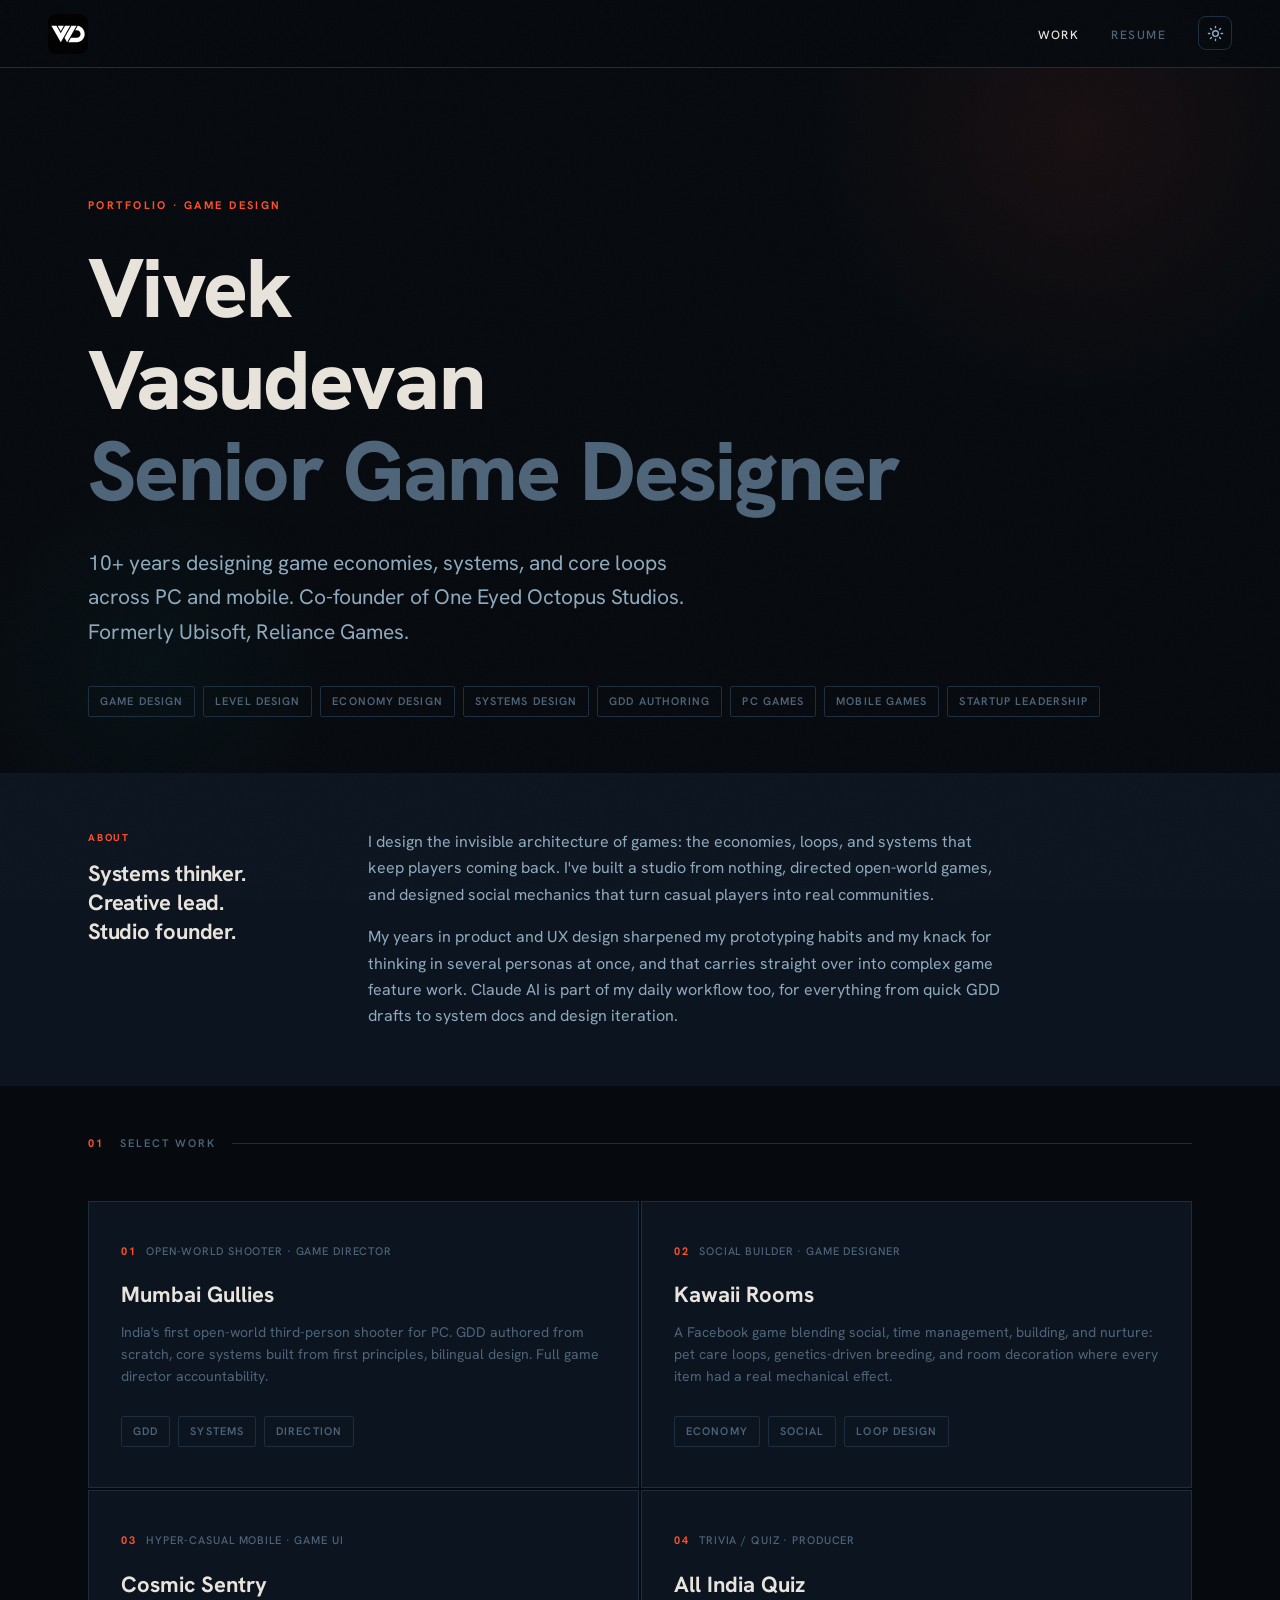
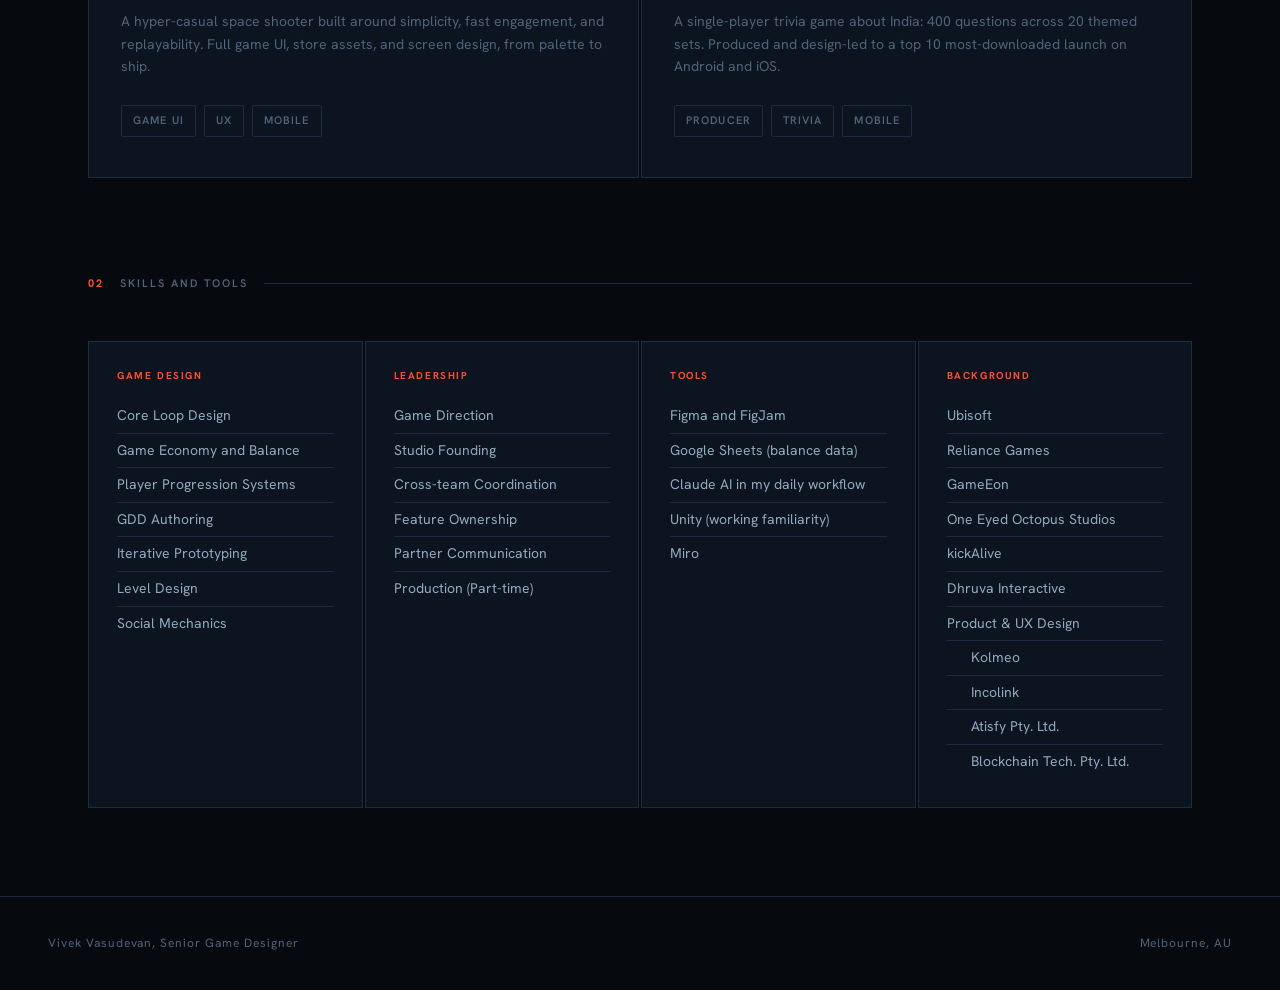
<file: index.html>
<!DOCTYPE html>
<html lang="en">
<head>
  <meta charset="UTF-8">
  <meta name="viewport" content="width=device-width, initial-scale=1.0">
  <title>Vivek Vasudevan · Senior Game Designer</title>
  <script>(function(){try{var t=localStorage.getItem('theme')||'dark';document.documentElement.setAttribute('data-theme',t);}catch(e){}})();function toggleTheme(){var h=document.documentElement,t=h.getAttribute('data-theme')==='light'?'dark':'light';h.setAttribute('data-theme',t);try{localStorage.setItem('theme',t);}catch(e){}}</script>
  <link rel="stylesheet" href="styles.css?v=3">
  <style>
    /* No dividers between sections, tighter vertical rhythm */
    .home-hero { padding-bottom: 56px; }
    .about-strip { border-top: none; border-bottom: none; }
    .about-inner { padding-top: 56px; padding-bottom: 56px; }
  </style>
</head>
<body>

  <nav>
    <a class="nav-logo" href="index.html" aria-label="Vivek Vasudevan home"><img src="assets/images/VivekVasudevanDesign_Logo.svg" alt="Vivek Vasudevan Design logo" width="40" height="40" /></a>
    <ul class="nav-links">
      <li><a href="index.html" class="active">Work</a></li>
      <li><a href="resume.html">Resume</a></li>
      <li><button class="theme-toggle" onclick="toggleTheme()" aria-label="Toggle light or dark mode" title="Toggle theme"><svg class="icon-sun" viewBox="0 0 24 24" fill="none" stroke="currentColor" stroke-width="2" stroke-linecap="round" stroke-linejoin="round"><circle cx="12" cy="12" r="4"/><path d="M12 2v2M12 20v2M4.93 4.93l1.41 1.41M17.66 17.66l1.41 1.41M2 12h2M20 12h2M6.34 17.66l-1.41 1.41M19.07 4.93l-1.41 1.41"/></svg><svg class="icon-moon" viewBox="0 0 24 24" fill="none" stroke="currentColor" stroke-width="2" stroke-linecap="round" stroke-linejoin="round"><path d="M21 12.79A9 9 0 1 1 11.21 3 7 7 0 0 0 21 12.79z"/></svg></button></li>
    </ul>
  </nav>

  <!-- ─── HERO ─── -->
  <section class="home-hero">
    <div class="hero-glow-1"></div>
    <div class="hero-glow-2"></div>
    <div class="wide">
      <p class="eyebrow animate-1">Portfolio · Game Design</p>
      <h1 class="animate-2" style="margin-bottom: 28px;">
        <span style="display:block; color: var(--text);">Vivek</span>
        <span style="display:block; color: var(--text);">Vasudevan</span>
        <span style="display:block; color: var(--muted);">Senior Game Designer</span>
      </h1>
      <p class="lead animate-3">
        10+ years designing game economies, systems, and core loops across PC and mobile.
        Co-founder of One Eyed Octopus Studios. Formerly Ubisoft, Reliance Games.
      </p>
      <div class="tags animate-4" style="margin-top: 36px;">
        <span class="tag">Game Design</span>
        <span class="tag">Level Design</span>
        <span class="tag">Economy Design</span>
        <span class="tag">Systems Design</span>
        <span class="tag">GDD Authoring</span>
        <span class="tag">PC Games</span>
        <span class="tag">Mobile Games</span>
        <span class="tag">Startup Leadership</span>
      </div>
    </div>
  </section>

  <!-- ─── ABOUT STRIP ─── -->
  <div class="about-strip">
    <div class="about-inner">
      <div>
        <p style="font-family: var(--font-display); font-size: 10px; font-weight: 700; letter-spacing: 0.18em; text-transform: uppercase; color: var(--accent); margin-bottom: 14px;">About</p>
        <h2>Systems thinker. Creative lead. Studio founder.</h2>
      </div>
      <div>
        <p class="lead" style="font-size: 16px; margin-bottom: 16px;">
          I design the invisible architecture of games: the economies, loops, and systems that keep players coming back.
          I've built a studio from nothing, directed open-world games, and designed social mechanics that turn casual players into real communities.
        </p>
        <p class="lead" style="font-size: 16px;">
          My years in product and UX design sharpened my prototyping habits and my knack for thinking in several personas at once, and that carries straight over into complex game feature work.
          Claude AI is part of my daily workflow too, for everything from quick GDD drafts to system docs and design iteration.
        </p>
      </div>
    </div>
  </div>

  <!-- ─── WORK ─── -->
  <section style="padding: 48px 0;">
    <div class="wide">
      <div class="section-label">
        <span class="num">01</span>
        <h4>Select Work</h4>
      </div>

      <div class="projects-grid">

        <a class="project-card" href="mumbai-gullies.html">
          <div class="card-meta">
            <span class="card-num">01</span>
            <span class="card-type">Open-World Shooter · Game Director</span>
          </div>
          <h3>Mumbai Gullies</h3>
          <p>India's first open-world third-person shooter for PC. GDD authored from scratch, core systems built from first principles, bilingual design. Full game director accountability.</p>
          <div class="card-footer">
            <div class="tags">
              <span class="tag">GDD</span>
              <span class="tag">Systems</span>
              <span class="tag">Direction</span>
            </div>
            <span class="card-arrow">→</span>
          </div>
        </a>

        <a class="project-card" href="kawaii-rooms.html">
          <div class="card-meta">
            <span class="card-num">02</span>
            <span class="card-type">Social Builder · Game Designer</span>
          </div>
          <h3>Kawaii Rooms</h3>
          <p>A Facebook game blending social, time management, building, and nurture: pet care loops, genetics-driven breeding, and room decoration where every item had a real mechanical effect.</p>
          <div class="card-footer">
            <div class="tags">
              <span class="tag">Economy</span>
              <span class="tag">Social</span>
              <span class="tag">Loop Design</span>
            </div>
            <span class="card-arrow">→</span>
          </div>
        </a>

        <a class="project-card" href="cosmic-sentry.html">
          <div class="card-meta">
            <span class="card-num">03</span>
            <span class="card-type">Hyper-Casual Mobile · Game UI</span>
          </div>
          <h3>Cosmic Sentry</h3>
          <p>A hyper-casual space shooter built around simplicity, fast engagement, and replayability. Full game UI, store assets, and screen design, from palette to ship.</p>
          <div class="card-footer">
            <div class="tags">
              <span class="tag">Game UI</span>
              <span class="tag">UX</span>
              <span class="tag">Mobile</span>
            </div>
            <span class="card-arrow">→</span>
          </div>
        </a>

        <a class="project-card" href="all-india-quiz.html">
          <div class="card-meta">
            <span class="card-num">04</span>
            <span class="card-type">Trivia / Quiz · Producer</span>
          </div>
          <h3>All India Quiz</h3>
          <p>A single-player trivia game about India: 400 questions across 20 themed sets. Produced and design-led to a top 10 most-downloaded launch on Android and iOS.</p>
          <div class="card-footer">
            <div class="tags">
              <span class="tag">Producer</span>
              <span class="tag">Trivia</span>
              <span class="tag">Mobile</span>
            </div>
            <span class="card-arrow">→</span>
          </div>
        </a>

      </div>
    </div>
  </section>

  <!-- ─── SKILLS ─── -->
  <section style="padding: 48px 0;">
    <div class="wide">
      <div class="section-label">
        <span class="num">02</span>
        <h4>Skills and Tools</h4>
      </div>

      <div class="skills-categories">
        <div class="skill-cat">
          <h4>Game Design</h4>
          <ul>
            <li>Core Loop Design</li>
            <li>Game Economy and Balance</li>
            <li>Player Progression Systems</li>
            <li>GDD Authoring</li>
            <li>Iterative Prototyping</li>
            <li>Level Design</li>
            <li>Social Mechanics</li>
          </ul>
        </div>
        <div class="skill-cat">
          <h4>Leadership</h4>
          <ul>
            <li>Game Direction</li>
            <li>Studio Founding</li>
            <li>Cross-team Coordination</li>
            <li>Feature Ownership</li>
            <li>Partner Communication</li>
            <li>Production (Part-time)</li>
          </ul>
        </div>
        <div class="skill-cat">
          <h4>Tools</h4>
          <ul>
            <li>Figma and FigJam</li>
            <li>Google Sheets (balance data)</li>
            <li>Claude AI in my daily workflow</li>
            <li>Unity (working familiarity)</li>
            <li>Miro</li>
          </ul>
        </div>
        <div class="skill-cat">
          <h4>Background</h4>
          <ul>
            <li>Ubisoft</li>
            <li>Reliance Games</li>
            <li>GameEon</li>
            <li>One Eyed Octopus Studios</li>
            <li>kickAlive</li>
            <li>Dhruva Interactive</li>
            <li>Product &amp; UX Design</li>
            <li style="padding-left: 24px;">Kolmeo</li>
            <li style="padding-left: 24px;">Incolink</li>
            <li style="padding-left: 24px;">Atisfy Pty. Ltd.</li>
            <li style="padding-left: 24px;">Blockchain Tech. Pty. Ltd.</li>
          </ul>
        </div>
      </div>
    </div>
  </section>

  <footer>
    <p>Vivek Vasudevan, Senior Game Designer</p>
    <p>Melbourne, AU</p>
  </footer>

</body>
</html>
</file>
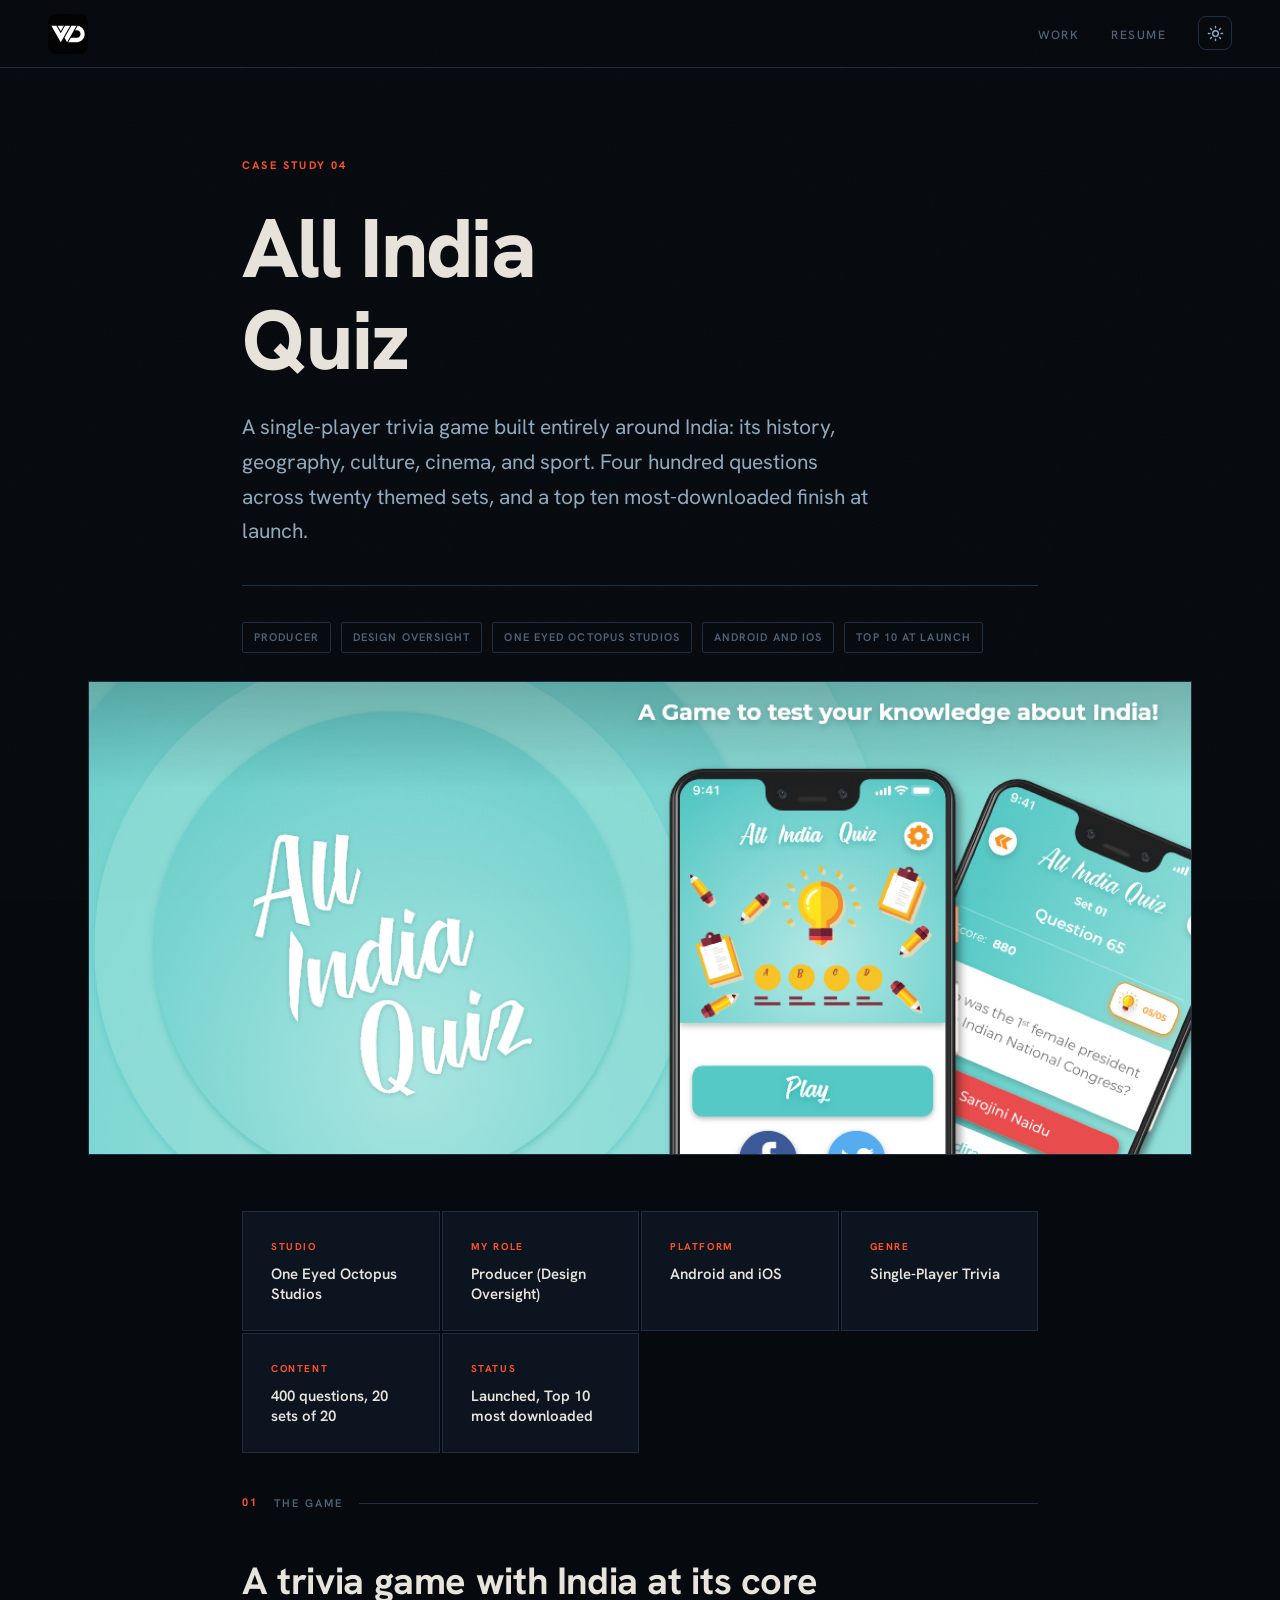
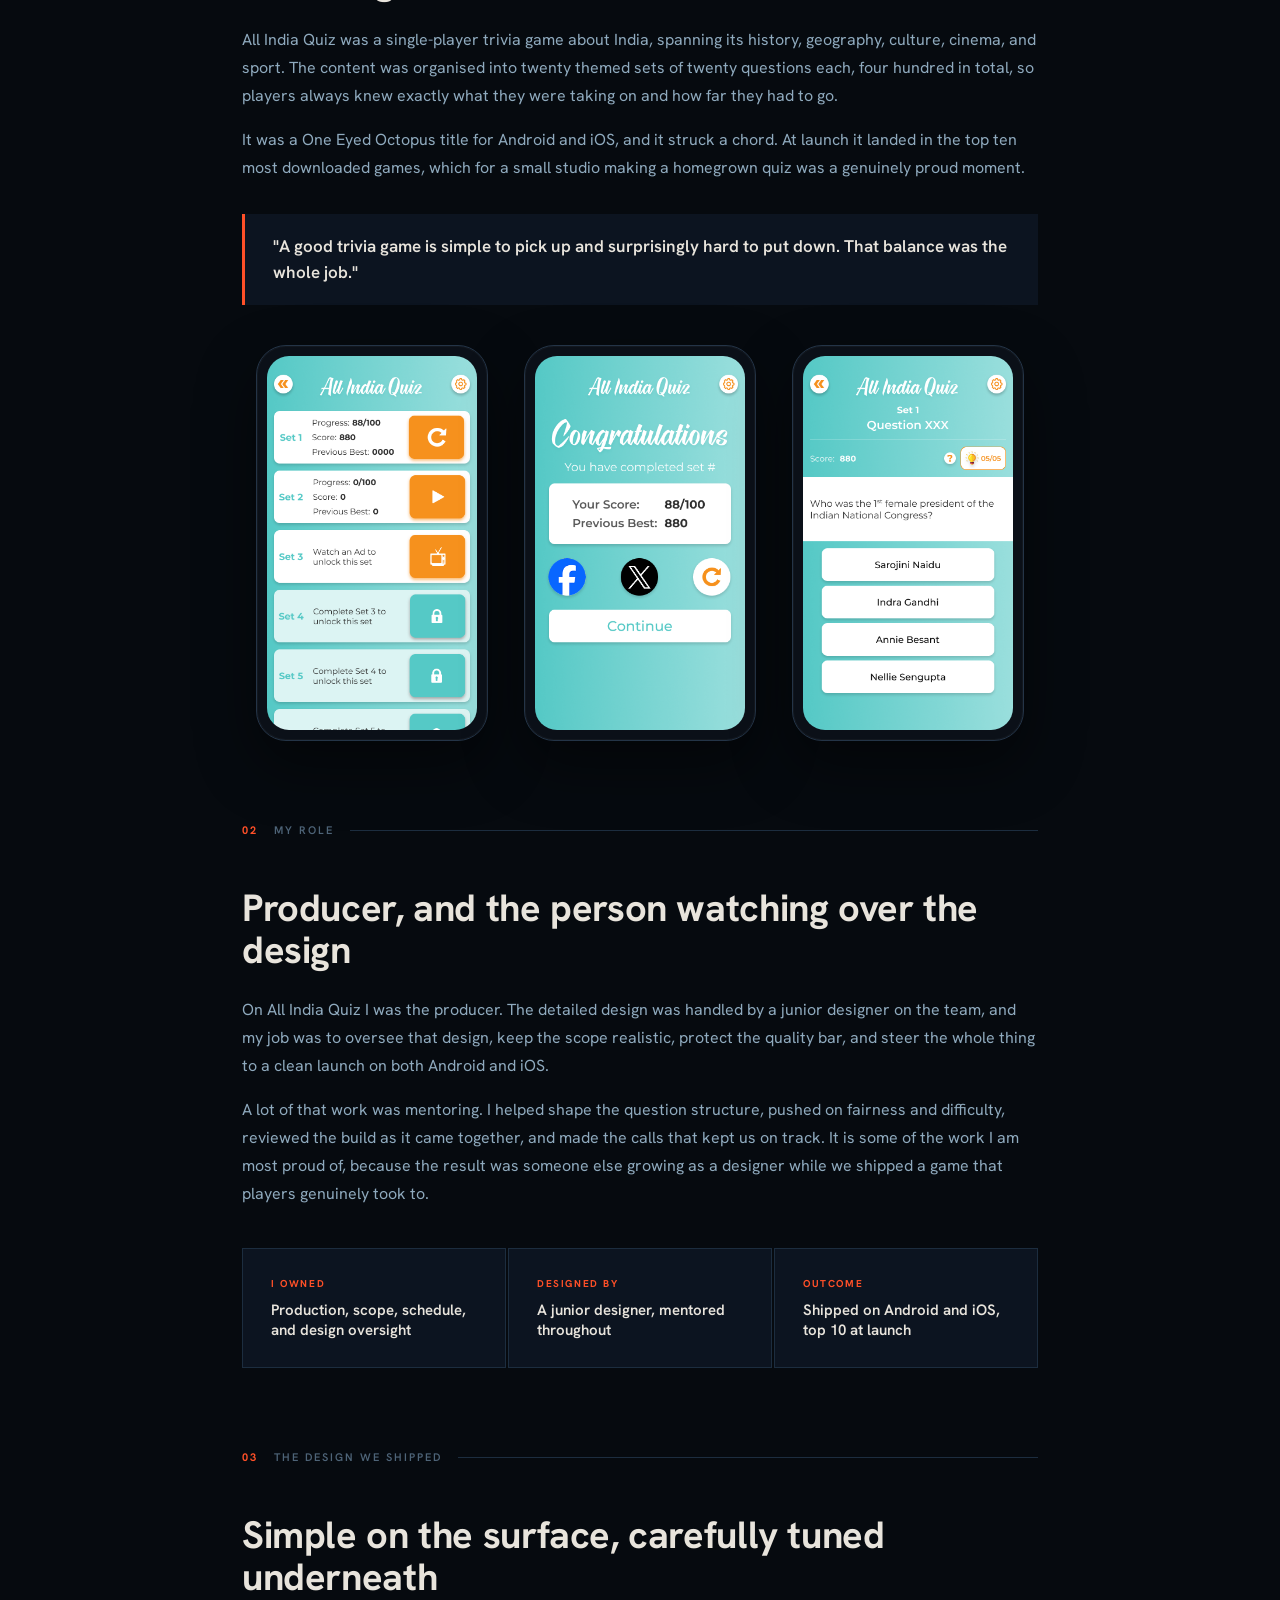
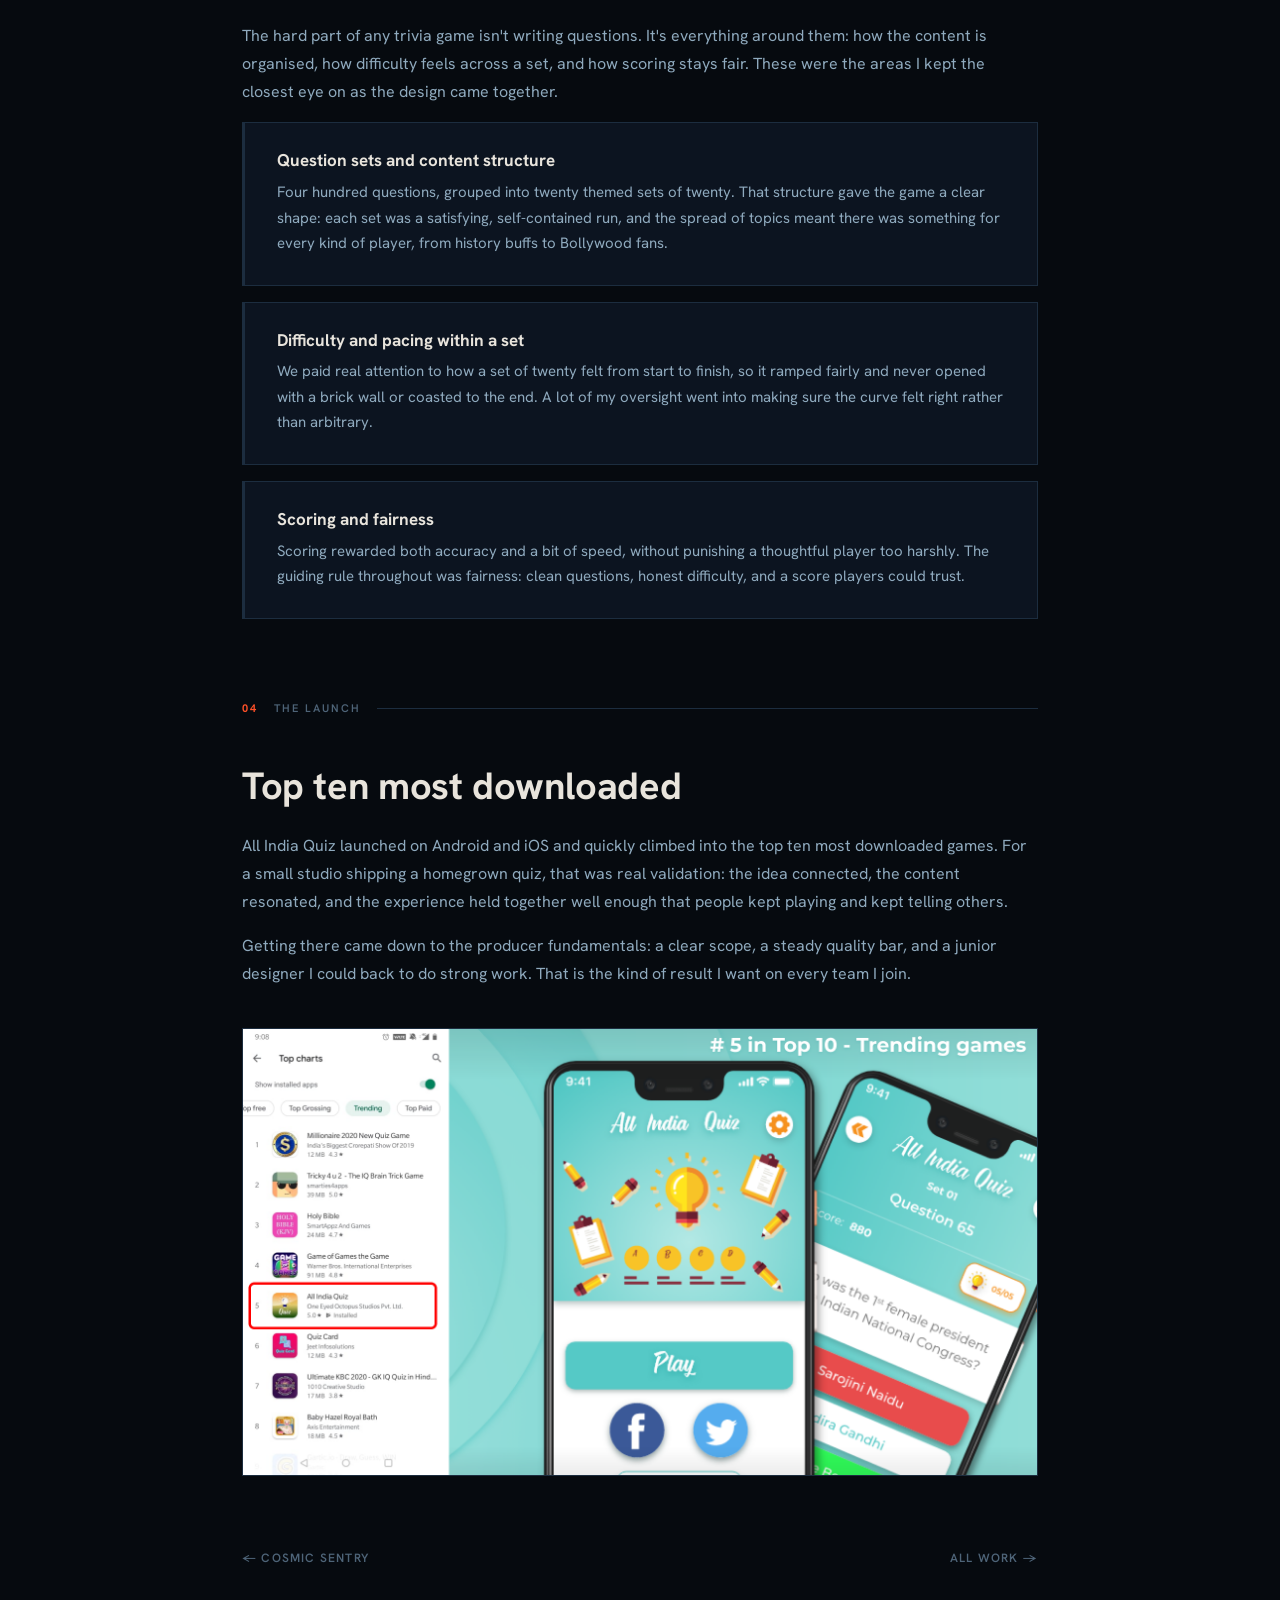
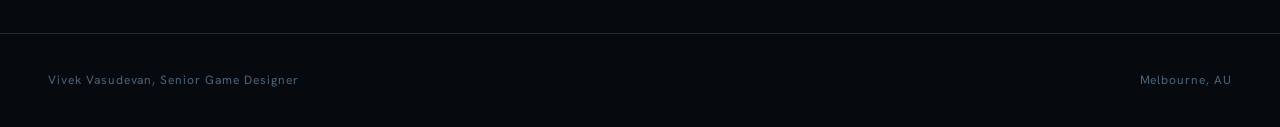
<file: all-india-quiz.html>
<!DOCTYPE html>
<html lang="en">
<head>
  <meta charset="UTF-8">
  <meta name="viewport" content="width=device-width, initial-scale=1.0">
  <title>All India Quiz · Vivek Vasudevan</title>
  <script>(function(){try{var t=localStorage.getItem('theme')||'dark';document.documentElement.setAttribute('data-theme',t);}catch(e){}})();function toggleTheme(){var h=document.documentElement,t=h.getAttribute('data-theme')==='light'?'dark':'light';h.setAttribute('data-theme',t);try{localStorage.setItem('theme',t);}catch(e){}}</script>
  <link rel="stylesheet" href="styles.css?v=3">
  <style>
    /* Game screens shown in phone mockups */
    .aiq-phones {
      display: flex; justify-content: center; align-items: flex-start;
      gap: 36px; flex-wrap: wrap;
    }
    .aiq-phone {
      width: 232px;
      padding: 10px;
      background: #0b1018;
      border: 1px solid #243447;
      border-radius: 30px;
      box-shadow: 0 24px 60px rgba(0,0,0,0.45), inset 0 0 0 1px rgba(255,255,255,0.03);
    }
    .aiq-phone img {
      display: block; width: 100%; height: auto;
      border: none; border-radius: 22px;
    }
    @media (max-width: 520px) {
      .aiq-phone { width: 70%; max-width: 280px; }
    }

    /* divider-free, tighter layout */
    .cs-section { border-top: none; padding: 40px 0; }
    .cs-hero { padding-bottom: 28px; }
    .media-wide { margin-top: 0; }
    .project-nav { border-top: none; margin-top: 8px; padding: 24px 0; }
  </style>
</head>
<body>

  <nav>
    <a class="nav-logo" href="index.html" aria-label="Vivek Vasudevan home"><img src="assets/images/VivekVasudevanDesign_Logo.svg" alt="Vivek Vasudevan Design logo" width="40" height="40" /></a>
    <ul class="nav-links">
      <li><a href="index.html">Work</a></li>
      <li><a href="resume.html">Resume</a></li>
      <li><button class="theme-toggle" onclick="toggleTheme()" aria-label="Toggle light or dark mode" title="Toggle theme"><svg class="icon-sun" viewBox="0 0 24 24" fill="none" stroke="currentColor" stroke-width="2" stroke-linecap="round" stroke-linejoin="round"><circle cx="12" cy="12" r="4"/><path d="M12 2v2M12 20v2M4.93 4.93l1.41 1.41M17.66 17.66l1.41 1.41M2 12h2M20 12h2M6.34 17.66l-1.41 1.41M19.07 4.93l-1.41 1.41"/></svg><svg class="icon-moon" viewBox="0 0 24 24" fill="none" stroke="currentColor" stroke-width="2" stroke-linecap="round" stroke-linejoin="round"><path d="M21 12.79A9 9 0 1 1 11.21 3 7 7 0 0 0 21 12.79z"/></svg></button></li>
    </ul>
  </nav>

  <!-- ─── HERO ─── -->
  <div class="container">
    <section class="cs-hero">
      <p class="eyebrow animate-1">Case Study 04</p>
      <h1 class="animate-2" style="margin-bottom: 24px;">All India<br>Quiz</h1>
      <p class="lead animate-3">A single-player trivia game built entirely around India: its history, geography, culture, cinema, and sport. Four hundred questions across twenty themed sets, and a top ten most-downloaded finish at launch.</p>
      <div class="cs-meta animate-4">
        <span class="tag">Producer</span>
        <span class="tag">Design Oversight</span>
        <span class="tag">One Eyed Octopus Studios</span>
        <span class="tag">Android and iOS</span>
        <span class="tag">Top 10 at launch</span>
      </div>
    </section>
  </div>

  <!-- KEY ART -->
  <div class="wide">
    <div class="media media-wide">
      <img src="images/all-india-quiz/01-keyart.jpg" alt="All India Quiz key art" />
    </div>
  </div>

  <!-- INFO GRID -->
  <div class="container" style="padding-top: 56px; padding-bottom: 0;">
    <div class="info-grid" style="margin-top: 0;">
      <div class="info-block">
        <div class="label">Studio</div>
        <div class="value">One Eyed Octopus Studios</div>
      </div>
      <div class="info-block">
        <div class="label">My Role</div>
        <div class="value">Producer (Design Oversight)</div>
      </div>
      <div class="info-block">
        <div class="label">Platform</div>
        <div class="value">Android and iOS</div>
      </div>
      <div class="info-block">
        <div class="label">Genre</div>
        <div class="value">Single-Player Trivia</div>
      </div>
      <div class="info-block">
        <div class="label">Content</div>
        <div class="value">400 questions, 20 sets of 20</div>
      </div>
      <div class="info-block">
        <div class="label">Status</div>
        <div class="value">Launched, Top 10 most downloaded</div>
      </div>
    </div>
  </div>

  <!-- ─── 01: The Game ─── -->
  <div class="container">
    <section class="cs-section">
      <div class="section-label">
        <span class="num">01</span>
        <h4>The Game</h4>
      </div>
      <h2>A trivia game with India at its core</h2>
      <p style="margin-top: 20px;">All India Quiz was a single-player trivia game about India, spanning its history, geography, culture, cinema, and sport. The content was organised into twenty themed sets of twenty questions each, four hundred in total, so players always knew exactly what they were taking on and how far they had to go.</p>
      <p>It was a One Eyed Octopus title for Android and iOS, and it struck a chord. At launch it landed in the top ten most downloaded games, which for a small studio making a homegrown quiz was a genuinely proud moment.</p>

      <div class="quote-block">
        <p>"A good trivia game is simple to pick up and surprisingly hard to put down. That balance was the whole job."</p>
      </div>

      <!-- SCREEN GALLERY -->
      <div class="media">
        <div class="aiq-phones">
          <div class="aiq-phone"><img src="images/all-india-quiz/screen-1.png" alt="All India Quiz set-select screen" /></div>
          <div class="aiq-phone"><img src="images/all-india-quiz/screen-2.png" alt="All India Quiz gameplay screen" /></div>
          <div class="aiq-phone"><img src="images/all-india-quiz/screen-3.png" alt="All India Quiz gameplay screen" /></div>
        </div>
      </div>
    </section>
  </div>

  <!-- ─── 02: My Role ─── -->
  <div class="container">
    <section class="cs-section">
      <div class="section-label">
        <span class="num">02</span>
        <h4>My Role</h4>
      </div>
      <h2>Producer, and the person watching over the design</h2>
      <p style="margin-top: 20px;">On All India Quiz I was the producer. The detailed design was handled by a junior designer on the team, and my job was to oversee that design, keep the scope realistic, protect the quality bar, and steer the whole thing to a clean launch on both Android and iOS.</p>
      <p>A lot of that work was mentoring. I helped shape the question structure, pushed on fairness and difficulty, reviewed the build as it came together, and made the calls that kept us on track. It is some of the work I am most proud of, because the result was someone else growing as a designer while we shipped a game that players genuinely took to.</p>

      <div class="info-grid">
        <div class="info-block">
          <div class="label">I owned</div>
          <div class="value">Production, scope, schedule, and design oversight</div>
        </div>
        <div class="info-block">
          <div class="label">Designed by</div>
          <div class="value">A junior designer, mentored throughout</div>
        </div>
        <div class="info-block">
          <div class="label">Outcome</div>
          <div class="value">Shipped on Android and iOS, top 10 at launch</div>
        </div>
      </div>
    </section>
  </div>

  <!-- ─── 03: The Design ─── -->
  <div class="container">
    <section class="cs-section">
      <div class="section-label">
        <span class="num">03</span>
        <h4>The Design We Shipped</h4>
      </div>
      <h2>Simple on the surface, carefully tuned underneath</h2>
      <p style="margin-top: 20px;">The hard part of any trivia game isn't writing questions. It's everything around them: how the content is organised, how difficulty feels across a set, and how scoring stays fair. These were the areas I kept the closest eye on as the design came together.</p>

      <div class="system-block">
        <h3>Question sets and content structure</h3>
        <p>Four hundred questions, grouped into twenty themed sets of twenty. That structure gave the game a clear shape: each set was a satisfying, self-contained run, and the spread of topics meant there was something for every kind of player, from history buffs to Bollywood fans.</p>
      </div>

      <div class="system-block">
        <h3>Difficulty and pacing within a set</h3>
        <p>We paid real attention to how a set of twenty felt from start to finish, so it ramped fairly and never opened with a brick wall or coasted to the end. A lot of my oversight went into making sure the curve felt right rather than arbitrary.</p>
      </div>

      <div class="system-block">
        <h3>Scoring and fairness</h3>
        <p>Scoring rewarded both accuracy and a bit of speed, without punishing a thoughtful player too harshly. The guiding rule throughout was fairness: clean questions, honest difficulty, and a score players could trust.</p>
      </div>
    </section>
  </div>

  <!-- ─── 04: The Launch ─── -->
  <div class="container">
    <section class="cs-section">
      <div class="section-label">
        <span class="num">04</span>
        <h4>The Launch</h4>
      </div>
      <h2>Top ten most downloaded</h2>
      <p style="margin-top: 20px;">All India Quiz launched on Android and iOS and quickly climbed into the top ten most downloaded games. For a small studio shipping a homegrown quiz, that was real validation: the idea connected, the content resonated, and the experience held together well enough that people kept playing and kept telling others.</p>
      <p>Getting there came down to the producer fundamentals: a clear scope, a steady quality bar, and a junior designer I could back to do strong work. That is the kind of result I want on every team I join.</p>

      <!-- LAUNCH / STORE -->
      <div class="media">
        <img src="images/all-india-quiz/07-launch.png" alt="All India Quiz launch / store listing" />
      </div>
    </section>
  </div>

  <!-- ─── PROJECT NAV ─── -->
  <div class="container">
    <div class="project-nav">
      <a href="cosmic-sentry.html">← Cosmic Sentry</a>
      <a href="index.html">All Work →</a>
    </div>
  </div>

  <footer>
    <p>Vivek Vasudevan, Senior Game Designer</p>
    <p>Melbourne, AU</p>
  </footer>

</body>
</html>
</file>
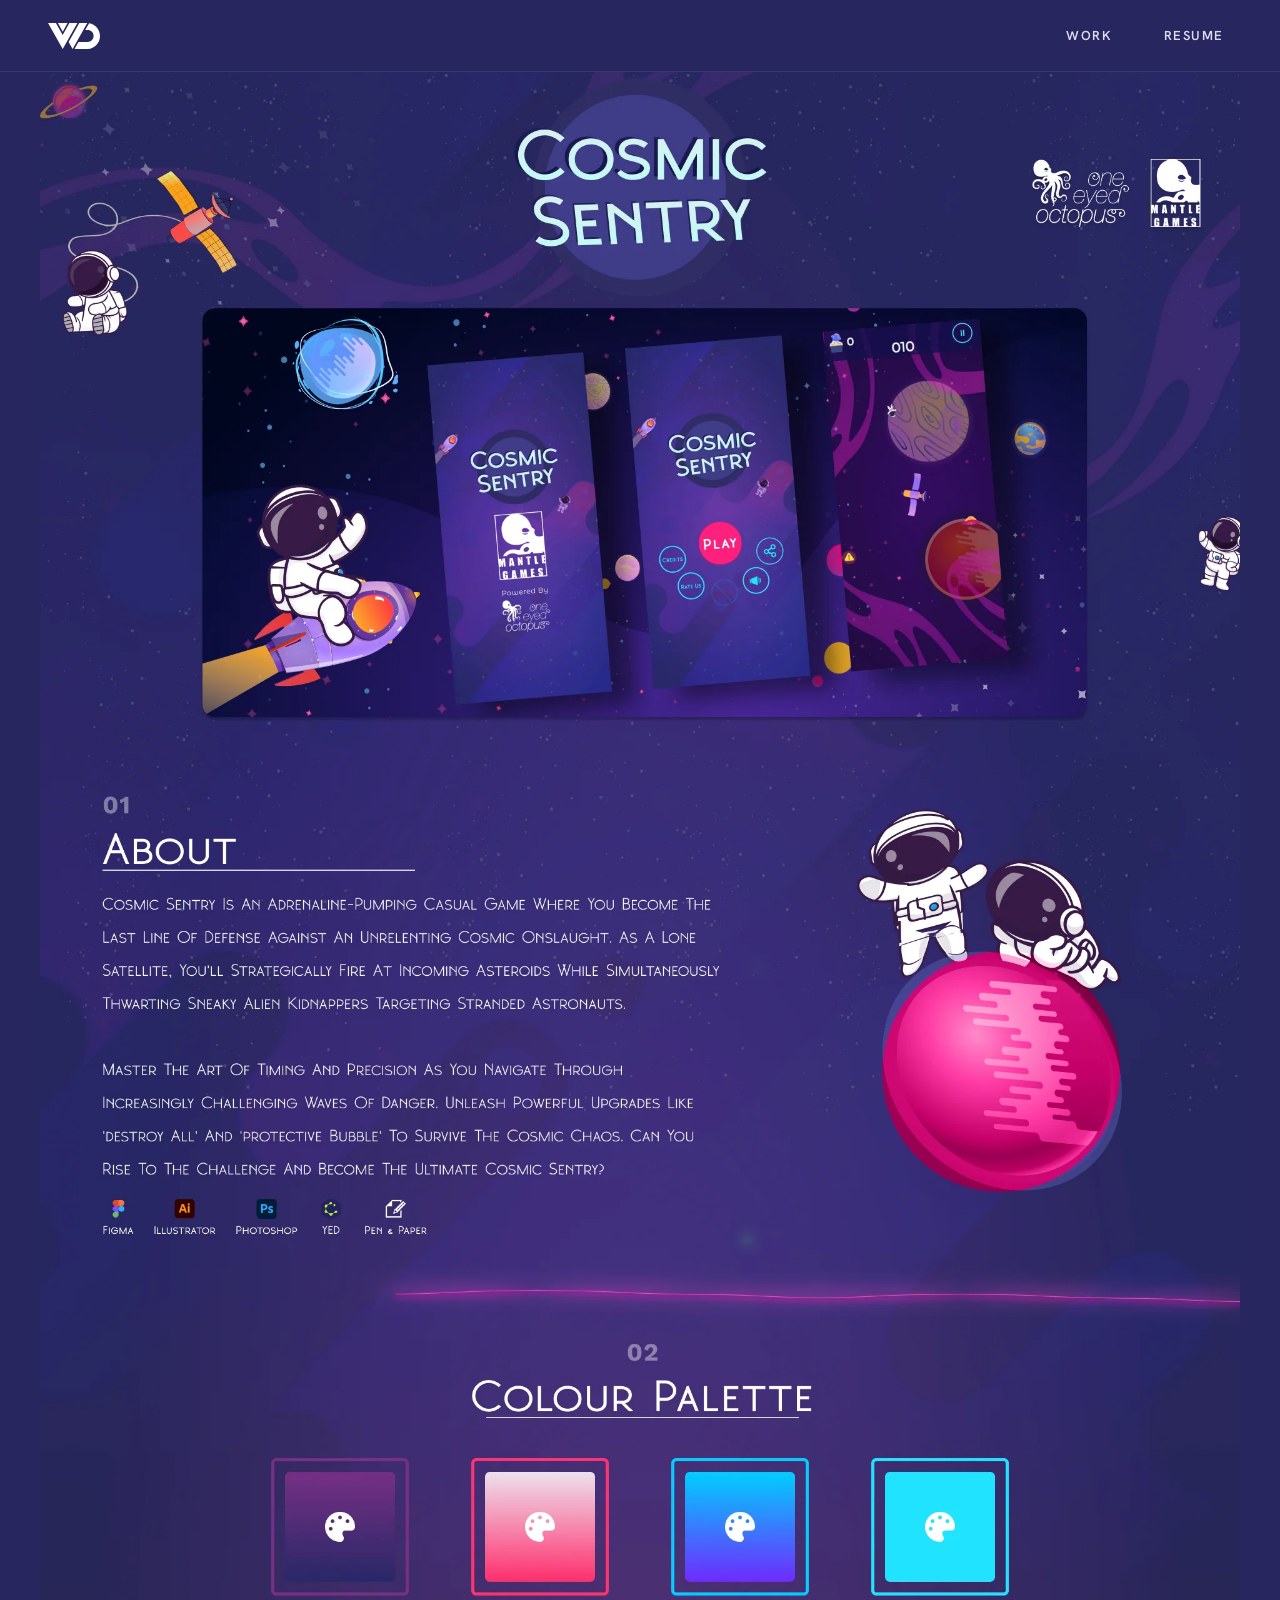
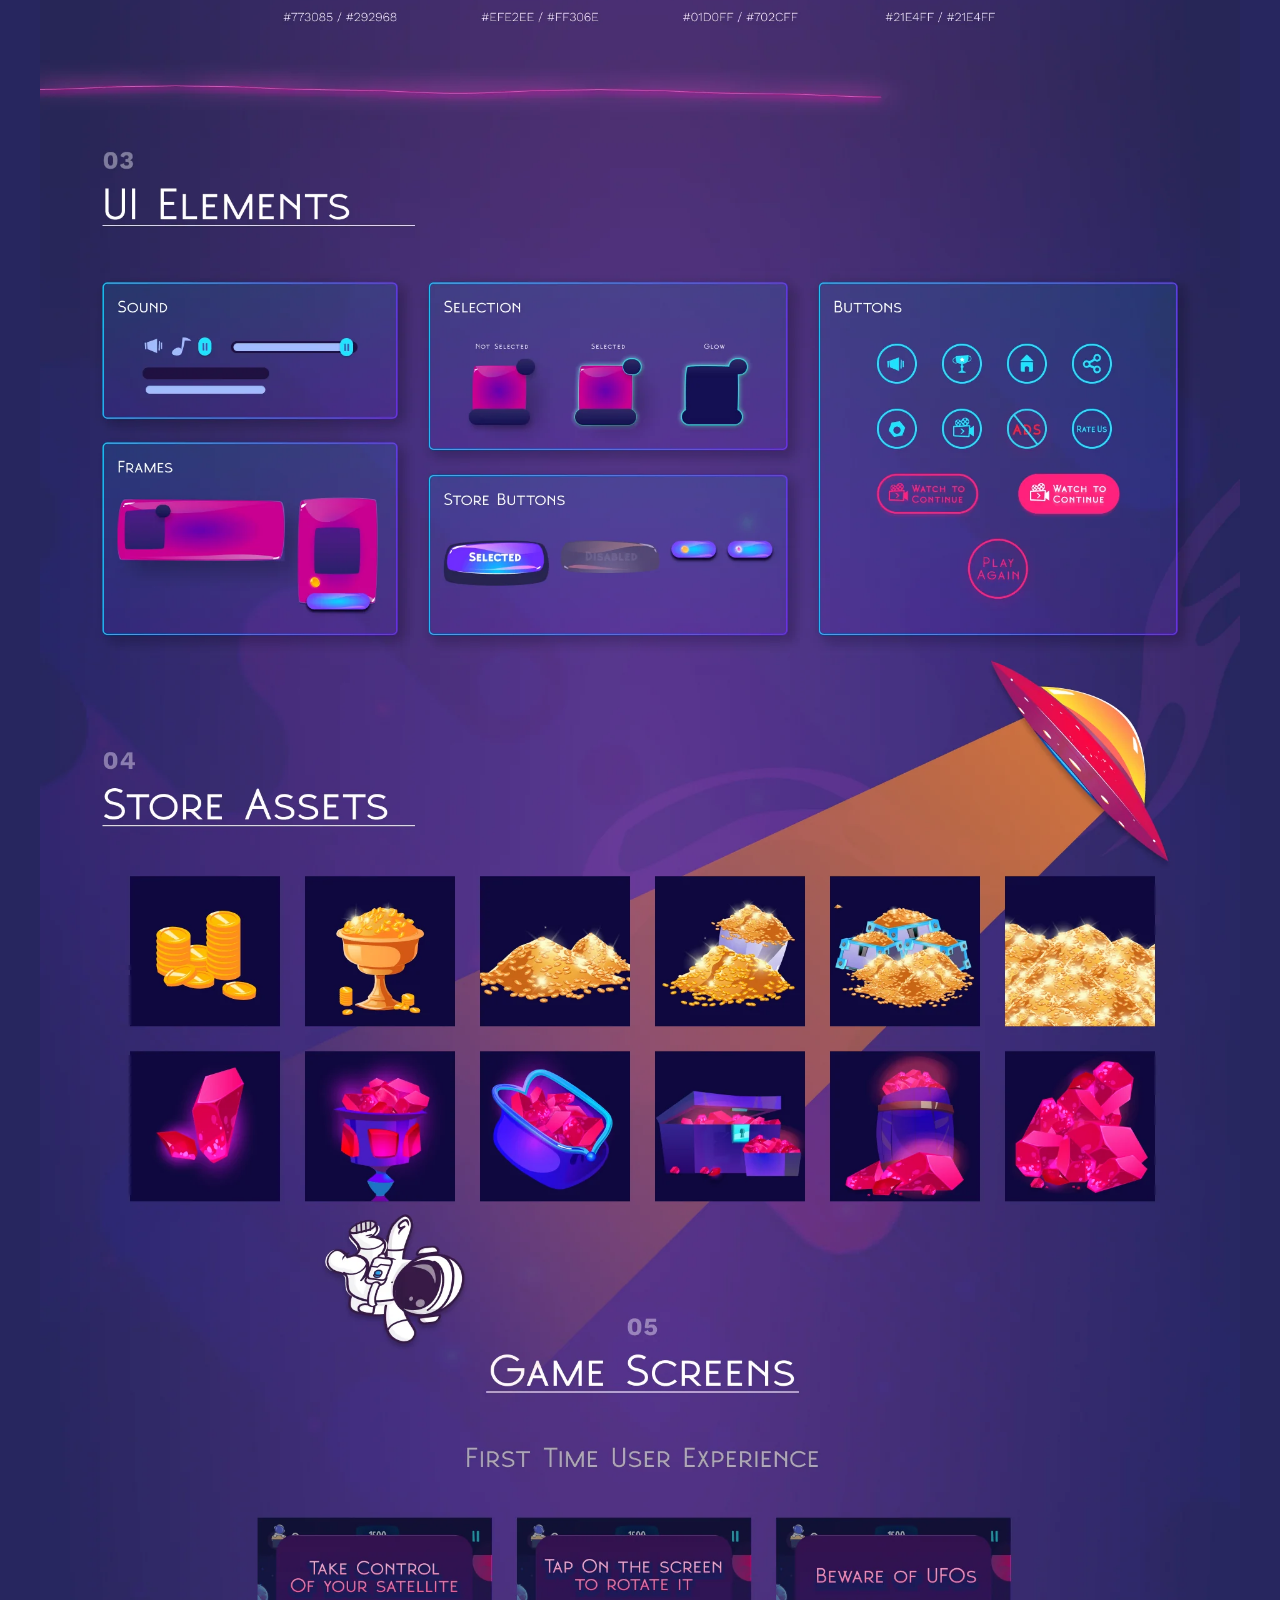
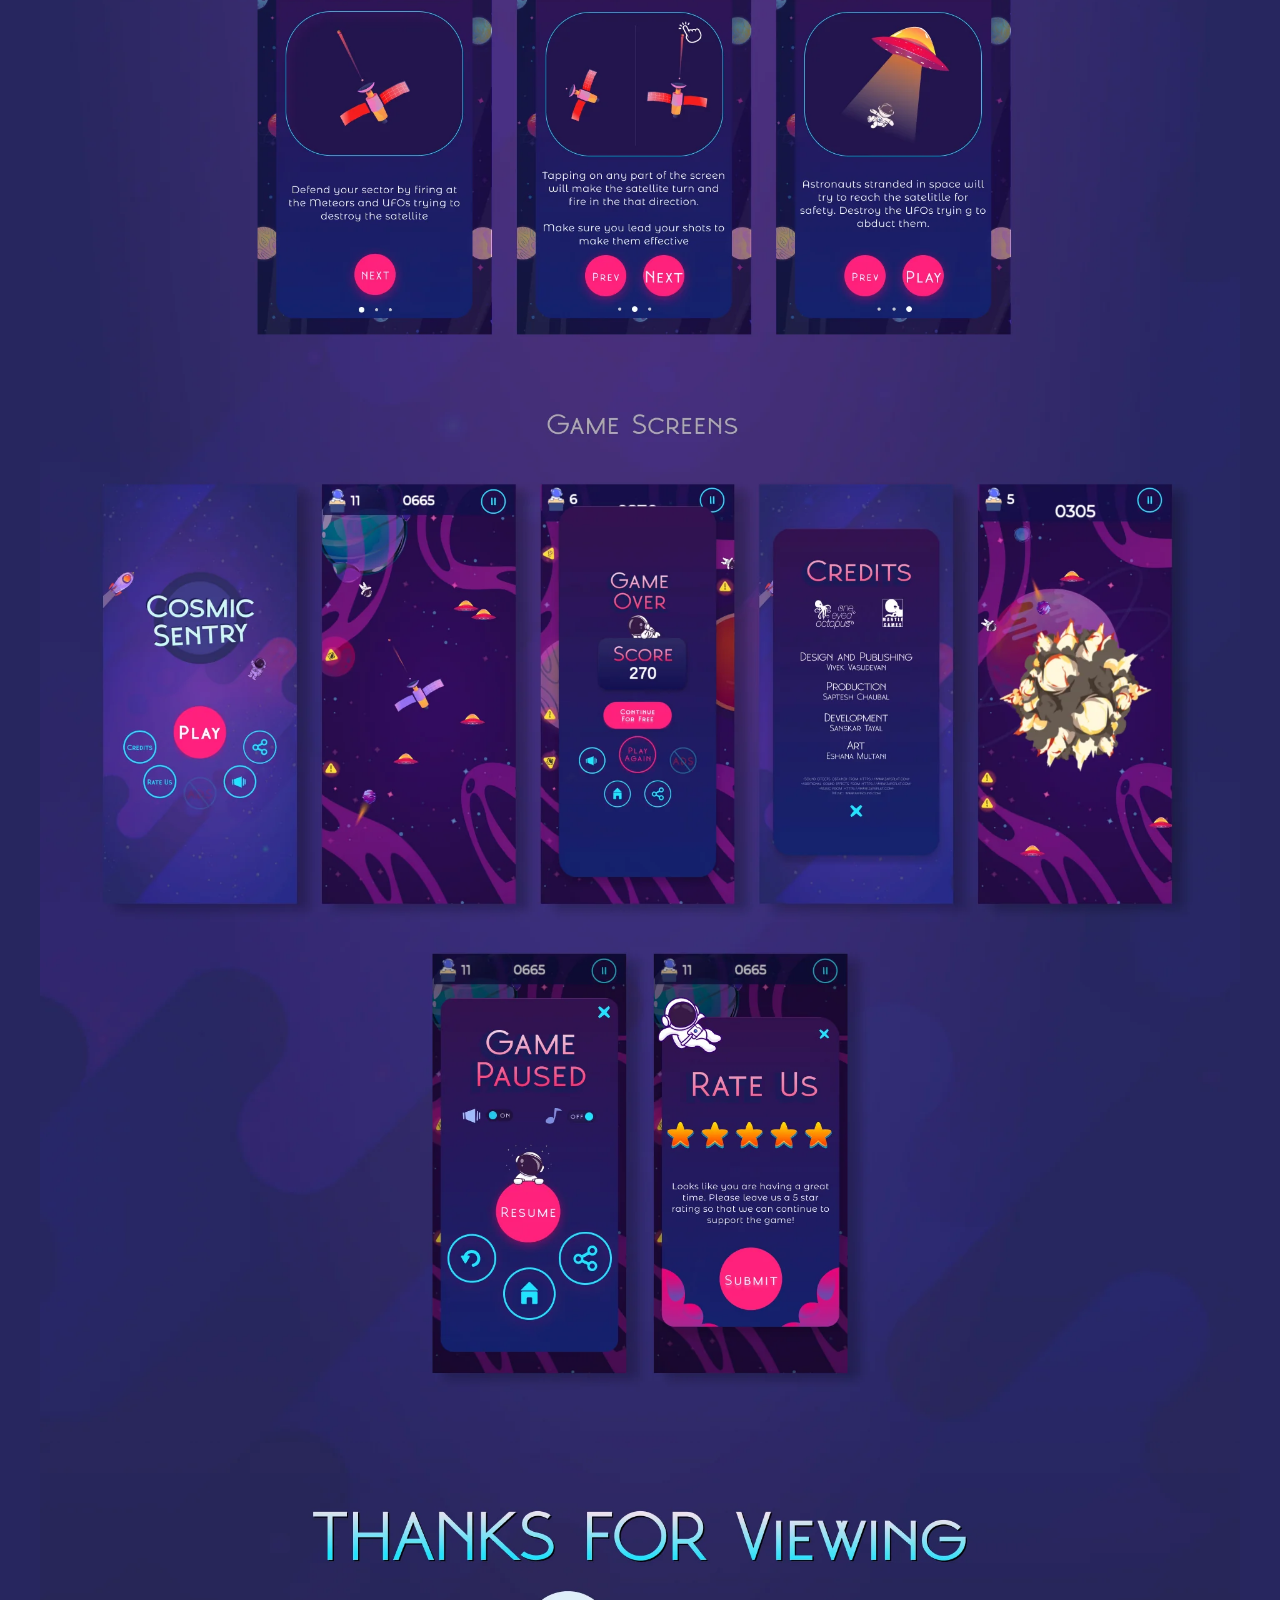
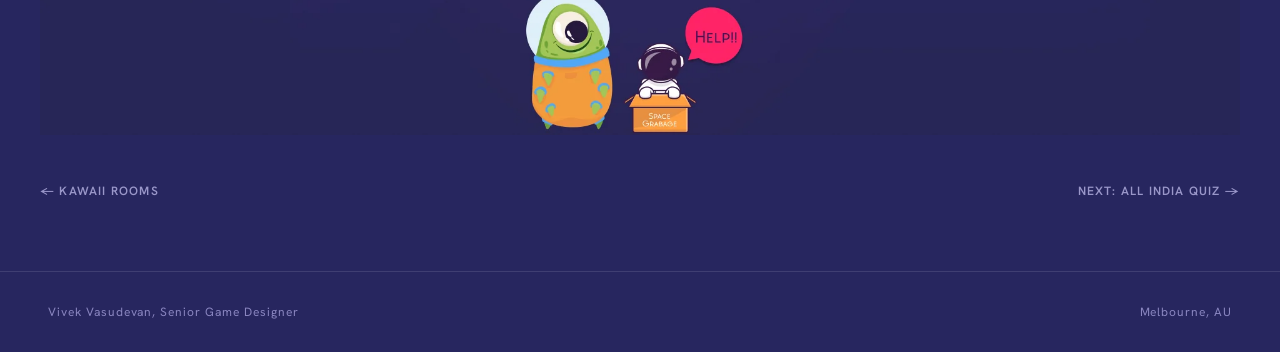
<file: cosmic-sentry.html>
<!DOCTYPE html>
<html lang="en" data-cs="cosmic-sentry">
<head>
  <meta charset="UTF-8" />
  <link rel="icon" type="image/svg+xml" href="assets/images/Favicon.svg" />
  <meta name="viewport" content="width=device-width, initial-scale=1.0" />
  <title>Cosmic Sentry · Game UI · Vivek Vasudevan</title>
  <meta name="description" content="Cosmic Sentry, a hyper-casual space shooter. Game UI, store assets, and screen design case study by Vivek Vasudevan." />
  <link rel="stylesheet" href="assets/shared.css" />
  <link href="https://fonts.googleapis.com/css2?family=Hanken+Grotesk:wght@400;500;600;700&display=swap" rel="stylesheet">
  <style>
    :root {
      --page-max:    1440px;
      --page-margin: 120px;
      --space-bg:    #27265f;
      --space-bg-2:  #1c1b46;
      --col-max:     1200px;
    }
    html { scroll-behavior: smooth; }
    body {
      font-family: var(--font-ui);
      color: #eceaff;
      background: var(--space-bg);
      min-height: 100vh;
      margin: 0;
    }
    .page {
      max-width: var(--page-max);
      margin: 0 auto;
      position: relative;
      background: var(--space-bg);
    }

    /* ─── NAVIGATION (dark) ─────────────────────────────── */
    .nav-wrap {
      position: sticky;
      top: 0;
      z-index: 100;
      padding: 0 var(--page-margin);
    }
    nav {
      background: rgba(28,27,70,0.85);
      backdrop-filter: blur(10px);
      -webkit-backdrop-filter: blur(10px);
      border-radius: 0 0 20px 20px;
      height: 82px;
      padding: 0 20px;
      display: flex;
      align-items: center;
      justify-content: space-between;
      box-shadow: 0 2px 0 rgba(0,0,0,0.15), 0 4px 16px rgba(0,0,0,0.25);
      transition: box-shadow 0.3s ease;
    }
    nav.scrolled { box-shadow: 0 2px 0 rgba(0,0,0,0.2), 0 8px 24px rgba(0,0,0,0.4); }
    .nav-brand { display: flex; align-items: center; gap: 9px; text-decoration: none; }
    .nav-name { font-size: 20px; font-weight: 700; color: #fff; white-space: nowrap; }
    .nav-links { display: flex; gap: 24px; align-items: center; list-style: none; }
    .nav-links a, .nav-links button {
      font-family: var(--font-ui);
      font-size: 16px; font-weight: 500;
      color: #eceaff; text-decoration: none;
      background: none; border: none; cursor: pointer;
      padding: 8px; opacity: 0.55; transition: opacity 0.2s; display: block;
    }
    .nav-links li.active a, .nav-links li.active button {
      opacity: 1; border-bottom: 2px solid #21e4ff;
    }
    .nav-links a:hover, .nav-links button:hover { opacity: 0.9; }

    /* ─── CASE STUDY SECTIONS ───────────────────────────── */
    .cs-doc {
      max-width: var(--col-max);
      margin: 0 auto;
      padding: 0;
      background: var(--space-bg);
    }
    .cs-section { display: block; font-size: 0; }
    .cs-section img {
      display: block;
      width: 100%;
      height: auto;
      vertical-align: top;
    }

    /* visually-hidden but accessible copy */
    .sr-only {
      position: absolute; width: 1px; height: 1px;
      padding: 0; margin: -1px; overflow: hidden;
      clip: rect(0,0,0,0); white-space: nowrap; border: 0;
    }

    /* back link strip */
    .cs-backbar {
      max-width: var(--col-max);
      margin: 0 auto;
      padding: 28px 0 10px;
    }
    .cs-back {
      display: inline-flex; align-items: center; gap: 8px;
      color: #b9b5ff; text-decoration: none; font-size: 15px; font-weight: 500;
      opacity: 0.8; transition: opacity 0.2s, transform 0.2s;
    }
    .cs-back:hover { opacity: 1; transform: translateX(-3px); }

    /* case study prev/next nav + slim footer (matches the case study template) */
    .cs-pagenav {
      max-width: var(--col-max);
      margin: 0 auto;
      display: flex;
      align-items: center;
      justify-content: space-between;
      gap: 16px;
      padding: 48px 0;
    }
    .cs-pagenav a {
      font-family: 'Hanken Grotesk', sans-serif;
      color: #9a97c9;
      text-decoration: none;
      font-size: 12px;
      font-weight: 600;
      letter-spacing: 0.1em;
      text-transform: uppercase;
      transition: color 0.2s;
    }
    .cs-pagenav a:hover { color: #21e4ff; }

    .cs-footer {
      display: flex;
      align-items: center;
      justify-content: space-between;
      gap: 16px;
      padding: 28px var(--page-margin);
      margin-top: 16px;
      border-top: 1px solid rgba(236,234,255,0.12);
    }
    .cs-footer p {
      font-size: 13px;
      letter-spacing: 0.06em;
      color: #8a86c0;
      margin: 0;
    }

    /* full-width chrome, matching the other case studies */
    .cs-topnav {
      position: fixed; top: 0; left: 0; right: 0; z-index: 200;
      max-width: none; margin: 0; width: auto;
      height: 72px;
      display: flex; align-items: center; justify-content: space-between;
      padding: 0 48px;
      background: #27265f;
      border-bottom: 1px solid rgba(236,234,255,0.08);
      border-radius: 0; box-shadow: none;
    }
    /* strip the black box shared.css puts on .nav-logo */
    .cs-topnav .nav-logo { display: flex; align-items: center; width: auto; height: auto; background: none; padding: 0; line-height: 0; font-size: 0; }
    /* light logomark, with breathing room above and below */
    .cs-topnav .nav-logo img { display: block; height: 26px; width: auto; position: static; }
    .cs-topnav .nav-links { display: flex; gap: 36px; list-style: none; margin: 0; padding: 0; }
    .cs-topnav .nav-links a {
      font-family: 'Hanken Grotesk', sans-serif;
      font-size: 13px; font-weight: 600; letter-spacing: 0.12em; text-transform: uppercase;
      color: #eceaff; text-decoration: none; transition: color 0.2s; opacity: 0.92;
    }
    .cs-topnav .nav-links a:hover { color: #21e4ff; opacity: 1; }

    /* offset content below the fixed nav */
    .page { padding-top: 72px; }

    /* full-width footer */
    .cs-bottom {
      display: flex; align-items: center; justify-content: space-between; gap: 16px;
      padding: 32px 48px; margin-top: 24px;
      border-top: 1px solid rgba(236,234,255,0.12);
    }
    .cs-bottom p {
      font-family: 'Hanken Grotesk', sans-serif;
      font-size: 12px; letter-spacing: 0.08em; color: #8a86c0; margin: 0;
    }

    /* ─── FOOTER (dark) ─────────────────────────────────── */
    .footer {
      max-width: var(--col-max);
      margin: 0 auto;
      display: flex;
      flex-direction: column;
      align-items: center;
      gap: 40px;
      padding: 90px 0 0;
      text-align: center;
    }
    .footer-eyebrow { font-size: 18px; color: #b9b5ff; opacity: 0.8; }
    .footer-headline { font-size: 48px; font-weight: 700; color: #fff; margin: 8px 0 28px; }
    .footer-btns { display: flex; gap: 16px; justify-content: center; }
    .btn-filled, .btn-outline {
      font-family: var(--font-ui); font-size: 16px; font-weight: 600;
      padding: 14px 32px; border-radius: 999px; text-decoration: none;
      transition: transform 0.2s, box-shadow 0.2s, background 0.2s;
    }
    .btn-filled { background: #21e4ff; color: #14133a; }
    .btn-filled:hover { transform: translateY(-2px); box-shadow: 0 8px 20px rgba(33,228,255,0.3); }
    .btn-outline { border: 2px solid rgba(236,234,255,0.5); color: #eceaff; }
    .btn-outline:hover { border-color: #21e4ff; color: #21e4ff; transform: translateY(-2px); }
    .footer-email-link {
      display: inline-flex; align-items: center; gap: 8px;
      color: #eceaff; text-decoration: none; opacity: 0.75; font-size: 15px;
    }
    .footer-email-link:hover { opacity: 1; }
    .footer-bottom-nav {
      display: flex; align-items: center; justify-content: space-between;
      width: 100%; flex-wrap: wrap; gap: 20px;
      /* mirror the top nav: translucent panel, blur, rounded corners, shadow */
      background: rgba(28,27,70,0.85);
      backdrop-filter: blur(10px);
      -webkit-backdrop-filter: blur(10px);
      border-radius: 20px 20px 0 0;
      min-height: 82px;
      padding: 14px 20px;
      box-shadow: 0 -2px 0 rgba(0,0,0,0.15), 0 -4px 16px rgba(0,0,0,0.25);
    }
    .footer-brand { display: flex; align-items: center; gap: 9px; text-decoration: none; }
    .footer-brand-text { display: flex; flex-direction: column; text-align: left; }
    .footer-brand-name { font-size: 20px; font-weight: 700; color: #fff; }
    .footer-brand-copy { font-size: 13px; color: #b9b5ff; opacity: 0.7; }
    .footer-nav-links { display: flex; gap: 24px; align-items: center; list-style: none; }
    .footer-nav-links a {
      font-family: var(--font-ui);
      font-size: 16px; font-weight: 500; color: #eceaff;
      opacity: 0.55; text-decoration: none; padding: 8px; transition: opacity 0.2s;
    }
    .footer-nav-links a:hover { opacity: 0.9; }

    /* ─── HAMBURGER ─────────────────────────────────────── */
    .nav-hamburger {
      display: none; flex-direction: column; gap: 4px;
      background: none; border: none; cursor: pointer; padding: 8px;
      width: 48px; height: 48px; align-items: center; justify-content: center;
    }
    .nav-hamburger span { display: block; width: 32px; height: 4px; background: #eceaff; border-radius: 22px; transition: transform 0.3s, opacity 0.3s; }
    .nav-hamburger.open span:nth-child(1) { transform: translateY(8px) rotate(45deg); }
    .nav-hamburger.open span:nth-child(2) { opacity: 0; transform: scaleX(0); }
    .nav-hamburger.open span:nth-child(3) { transform: translateY(-8px) rotate(-45deg); }
    .mobile-menu {
      display: none; flex-direction: column; gap: 12px;
      background: #1c1b46; border-top: 1px solid rgba(236,234,255,0.1);
      padding: 8px 0 16px; position: absolute; top: 82px; left: 0; right: 0; z-index: 99;
      box-shadow: 0 8px 24px rgba(0,0,0,0.4);
    }
    .mobile-menu.open { display: flex; }
    @media (min-width: 769px) { .mobile-menu { display: none !important; } }
    .mobile-menu a, .mobile-menu button {
      font-family: var(--font-ui); font-size: 16px; font-weight: 500; color: #eceaff;
      text-decoration: none; background: none; border: none; cursor: pointer;
      padding: 10px 20px; text-align: left; width: 100%; display: block;
    }

    /* ─── SCROLL TOP ────────────────────────────────────── */
    .scroll-top {
      position: fixed; bottom: 24px; right: 20px;
      width: 56px; height: 56px; border-radius: 50%;
      background: #21e4ff; border: none; cursor: pointer;
      display: flex; align-items: center; justify-content: center;
      opacity: 0; pointer-events: none; transform: translateY(10px);
      transition: opacity 0.3s, transform 0.3s; z-index: 90;
      box-shadow: 0 6px 18px rgba(0,0,0,0.35);
    }
    .scroll-top.visible { opacity: 1; pointer-events: auto; transform: translateY(0); }
    .scroll-top:hover { transform: translateY(-4px); }
    .scroll-top svg { width: 22px; height: 22px; }

    /* ─── RESPONSIVE ────────────────────────────────────── */
    @media (max-width: 768px) {
      .nav-wrap { padding: 0; }
      .nav-links { display: none; }
      .nav-hamburger { display: flex; }
      .cs-doc, .footer, .cs-backbar, .cs-pagenav, .cs-footer, .cs-bottom, .cs-topnav { padding-left: 20px; padding-right: 20px; }
      .footer-headline { font-size: 36px; }
    }
    @media (max-width: 480px) {
      .nav-name { display: none; }
      .footer-bottom-nav { flex-direction: column; align-items: flex-start; }
    }
  </style>
</head>
<body>

<!-- ═══ NAVIGATION ═══ -->
<nav class="cs-topnav">
  <a class="nav-logo" href="index.html" aria-label="Vivek Vasudevan home"><img src="assets/images/VivekVasudevanDesign_Logo_Light.svg" alt="Vivek Vasudevan Design logo" /></a>
  <ul class="nav-links">
    <li><a href="index.html">Work</a></li>
    <li><a href="resume.html">Resume</a></li>
  </ul>
</nav>

<div class="page">

  <!-- ═══ CASE STUDY (section-by-section, as on Behance) ═══ -->
  <article class="cs-doc">

    <!-- Hero -->
    <section class="cs-section" aria-label="Cosmic Sentry">
      <h1 class="sr-only">Cosmic Sentry, hyper-casual space shooter game UI</h1>
      <img src="assets/images/cosmic/hero.webp" alt="Cosmic Sentry title with game screens, astronaut and satellite in space" />
    </section>

    <!-- 01 About -->
    <section class="cs-section" aria-labelledby="about-h">
      <h2 id="about-h" class="sr-only">01 · About</h2>
      <p class="sr-only">
        Cosmic Sentry is an adrenaline-pumping casual game where you become the last line of
        defense against an unrelenting cosmic onslaught. As a lone satellite, you'll strategically
        fire at incoming asteroids while simultaneously thwarting sneaky alien kidnappers targeting
        stranded astronauts. Master the art of timing and precision as you navigate through
        increasingly challenging waves of danger. Unleash powerful upgrades like 'Destroy All' and
        'Protective Bubble' to survive the cosmic chaos. Can you rise to the challenge and become the
        ultimate Cosmic Sentry? Tools: Figma, Illustrator, Photoshop, yEd, Pen &amp; Paper.
      </p>
      <img src="assets/images/cosmic/about.webp" alt="About Cosmic Sentry, game description and tools used" />
    </section>

    <!-- 02 Colour Palette -->
    <section class="cs-section" aria-labelledby="palette-h">
      <h2 id="palette-h" class="sr-only">02 · Colour Palette</h2>
      <p class="sr-only">Palette: #773085 / #292968, #EFE2EE / #FF306E, #01D0FF / #702CFF, #21E4FF / #21E4FF.</p>
      <img src="assets/images/cosmic/palette.webp" alt="Cosmic Sentry colour palette swatches with hex codes" />
    </section>

    <!-- 03 UI Elements -->
    <section class="cs-section" aria-labelledby="ui-h">
      <h2 id="ui-h" class="sr-only">03 · UI Elements</h2>
      <img src="assets/images/cosmic/ui.webp" alt="UI elements, sound, selection, buttons, frames and store buttons" />
    </section>

    <!-- 04 Store Assets -->
    <section class="cs-section" aria-labelledby="assets-h">
      <h2 id="assets-h" class="sr-only">04 · Store Assets</h2>
      <img src="assets/images/cosmic/assets.webp" alt="Store assets, coins, chests and gem reward illustrations" />
    </section>

    <!-- 05 Game Screens -->
    <section class="cs-section" aria-labelledby="screens-h">
      <h2 id="screens-h" class="sr-only">05 · Game Screens</h2>
      <img src="assets/images/cosmic/screens.webp" alt="Game screens, first-time user experience onboarding and full game screens" />
    </section>

    <!-- Thanks -->
    <section class="cs-section" aria-label="Thanks for viewing">
      <img src="assets/images/cosmic/thanks.webp" alt="Thanks for viewing" />
    </section>

  </article>

  <!-- ═══ CASE STUDY NAV ═══ -->
  <div class="cs-pagenav" role="navigation" aria-label="Case study navigation">
    <a href="kawaii-rooms.html">← Kawaii Rooms</a>
    <a href="all-india-quiz.html">Next: All India Quiz →</a>
  </div>

</div><!-- /page -->

<!-- ═══ FOOTER ═══ -->
<footer class="cs-bottom">
  <p>Vivek Vasudevan, Senior Game Designer</p>
  <p>Melbourne, AU</p>
</footer>

<button class="scroll-top" id="scrollTopBtn" onclick="window.scrollTo({top:0,behavior:'smooth'})" aria-label="Scroll to top">
  <svg viewBox="0 0 24 24" fill="none" stroke="#14133a" stroke-width="2.5" stroke-linecap="round" stroke-linejoin="round"><path d="M12 19V5M5 12l7-7 7 7"/></svg>
</button>

<script>
  const scrollTopBtn = document.getElementById('scrollTopBtn');
  window.addEventListener('scroll', () => {
    scrollTopBtn.classList.toggle('visible', window.scrollY > 500);
  });
</script>
</body>
</html>
</file>
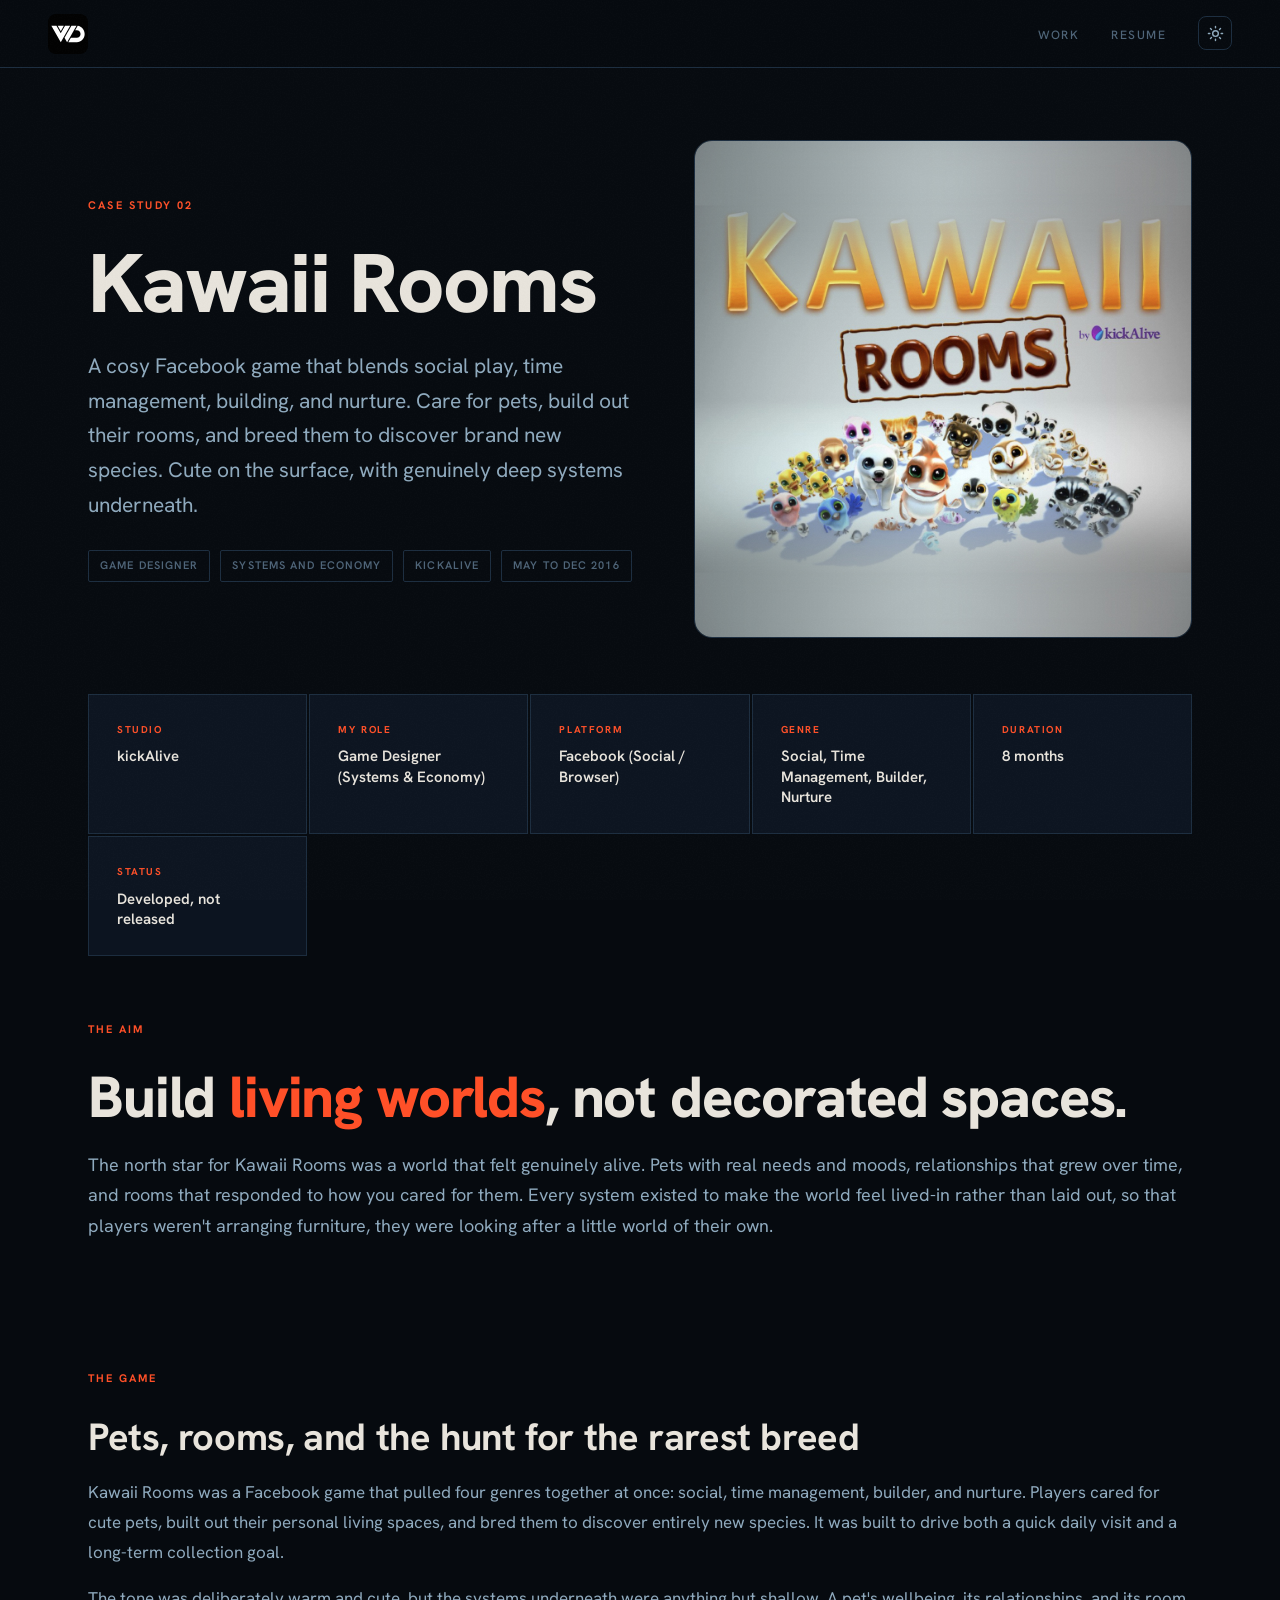
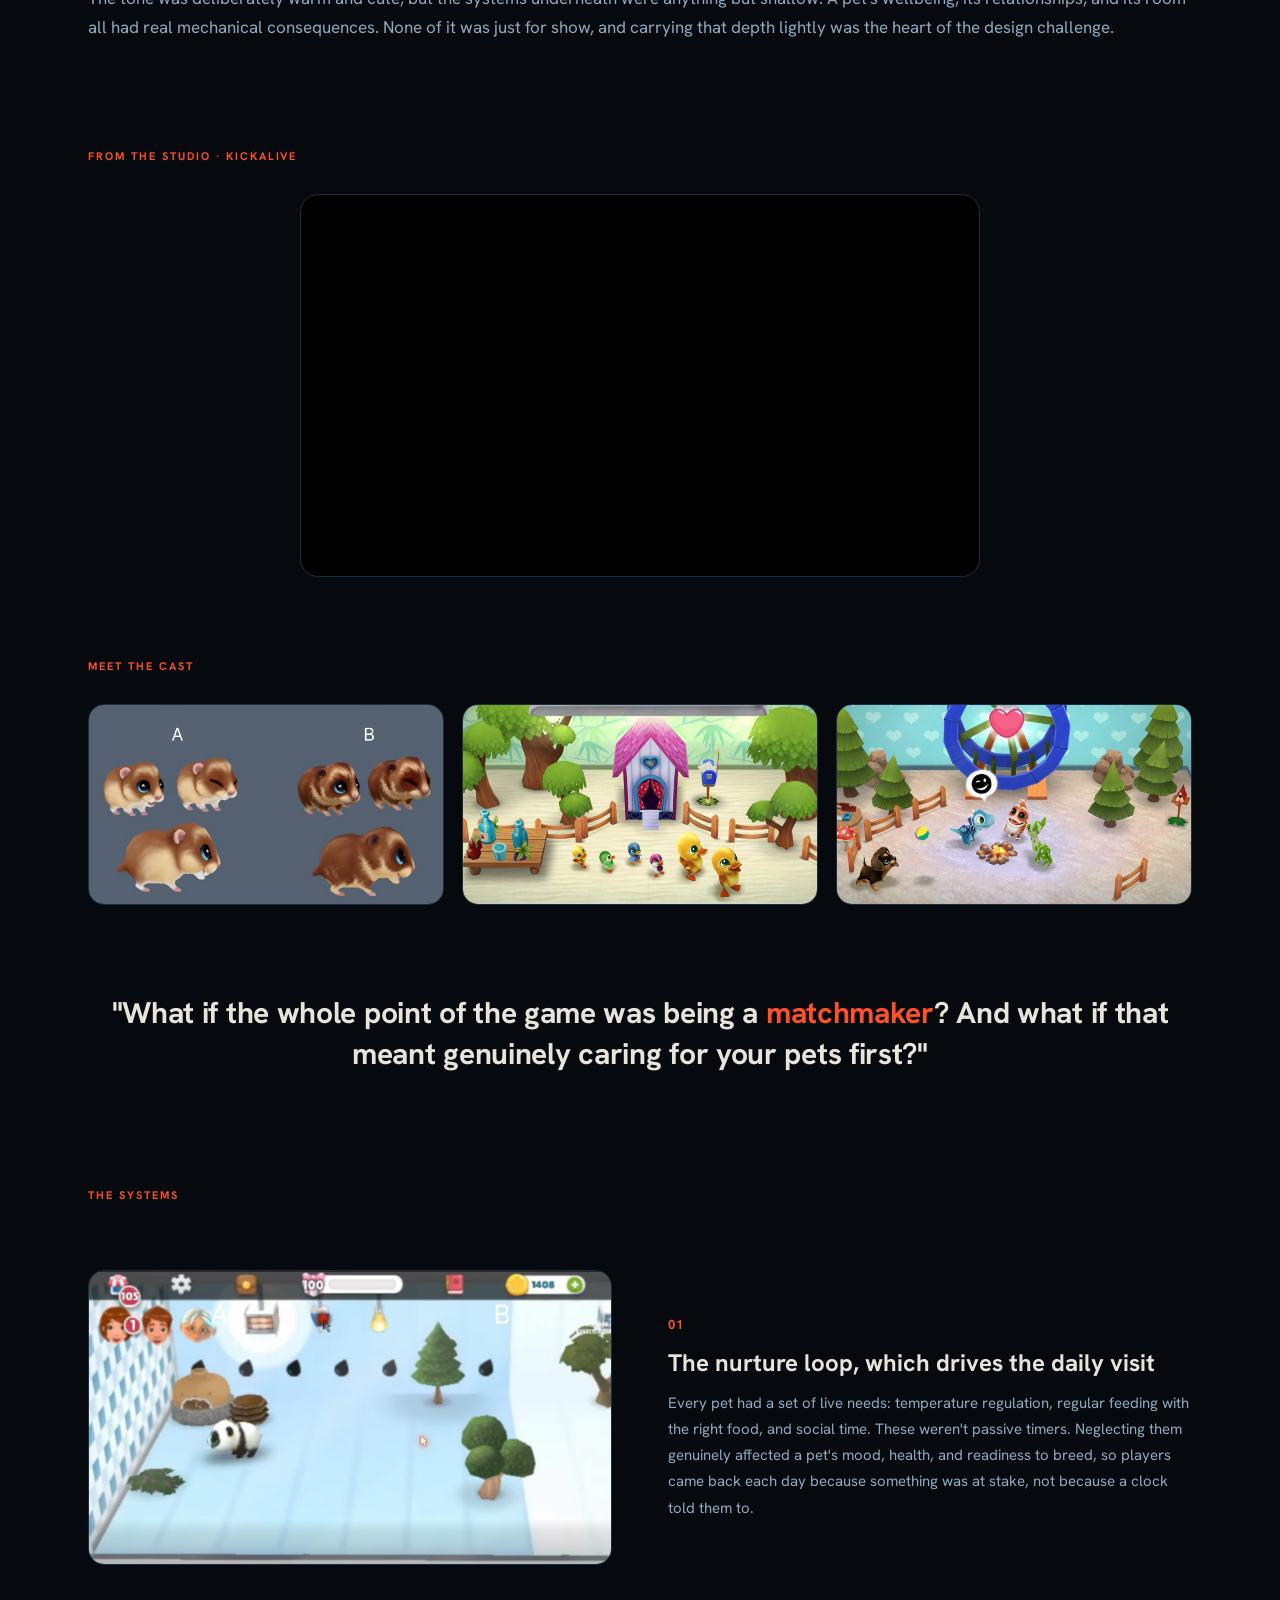
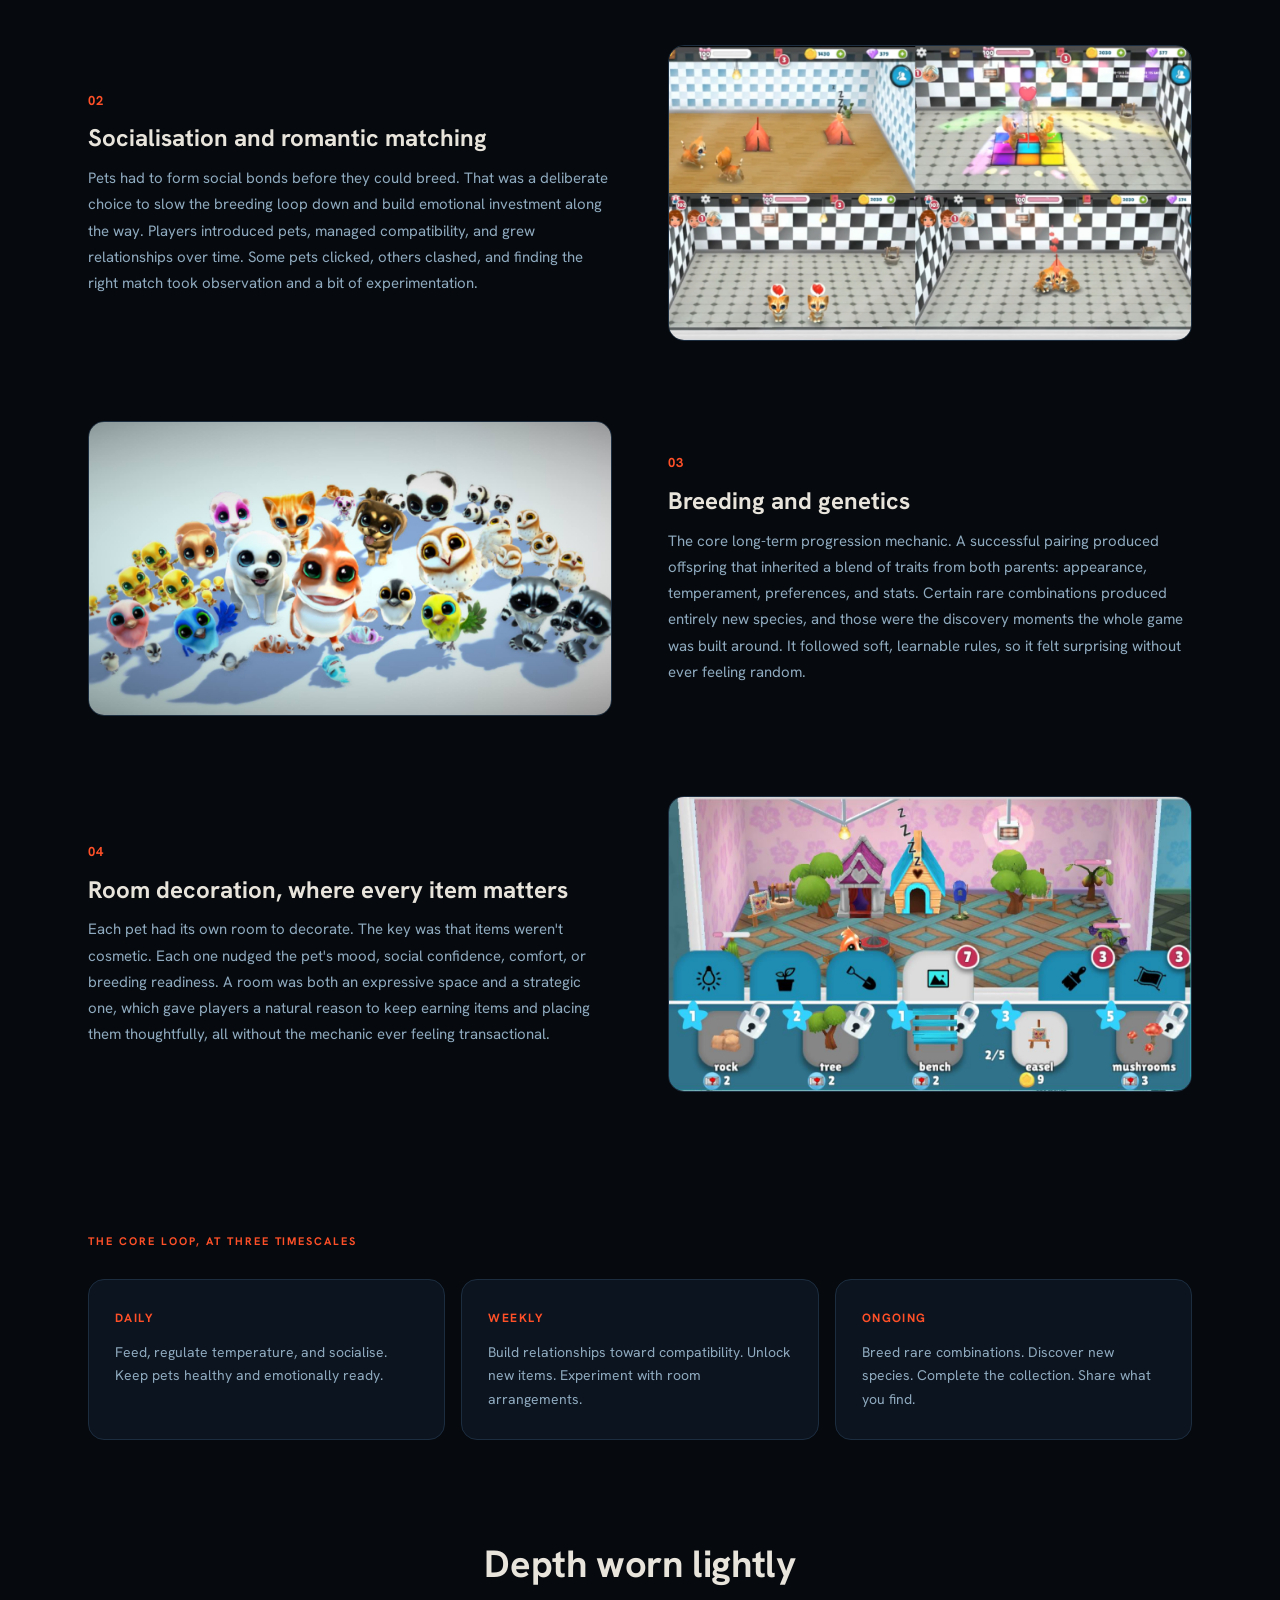
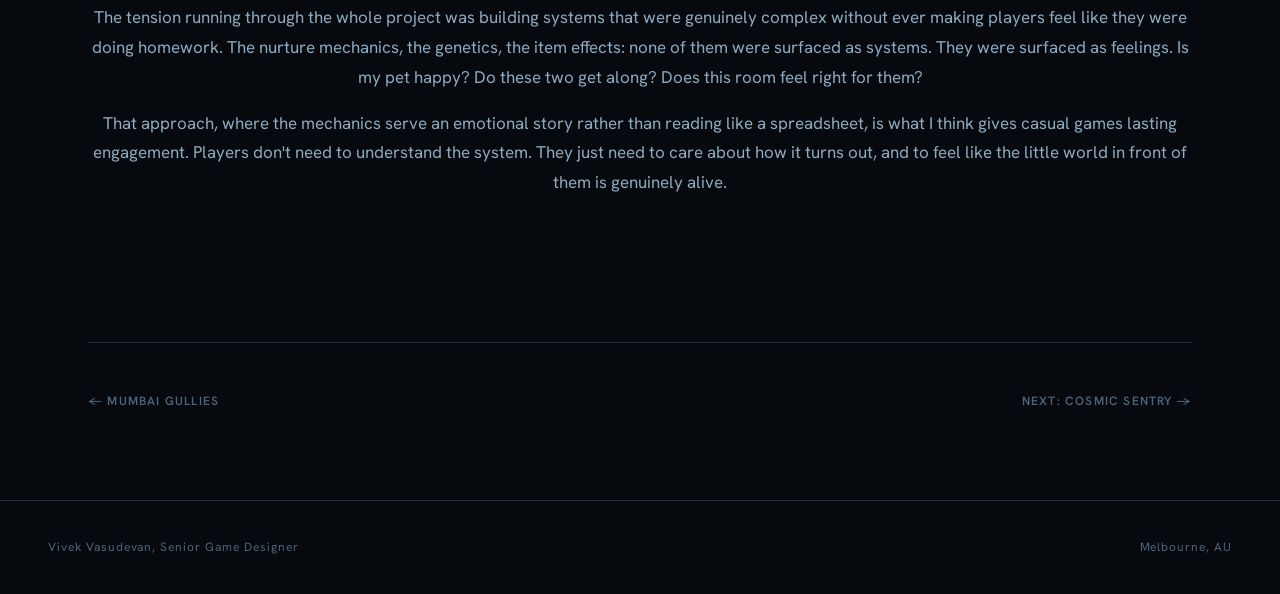
<file: kawaii-rooms.html>
<!DOCTYPE html>
<html lang="en">
<head>
  <meta charset="UTF-8">
  <meta name="viewport" content="width=device-width, initial-scale=1.0">
  <title>Kawaii Rooms · Vivek Vasudevan</title>
  <script>(function(){try{var t=localStorage.getItem('theme')||'dark';document.documentElement.setAttribute('data-theme',t);}catch(e){}})();function toggleTheme(){var h=document.documentElement,t=h.getAttribute('data-theme')==='light'?'dark':'light';h.setAttribute('data-theme',t);try{localStorage.setItem('theme',t);}catch(e){}}</script>
  <link rel="stylesheet" href="styles.css?v=3">
  <style>
    /* ── Kawaii Rooms: its own warmer, alternating layout (teal accent) ── */
    .kr { --kr: var(--accent); }

    /* Hero: two columns instead of a full-bleed banner */
    .kr-hero {
      display: grid;
      grid-template-columns: 1.05fr 0.95fr;
      gap: 56px;
      align-items: center;
      padding-top: calc(var(--nav-height) + 72px);
      padding-bottom: 56px;
    }
    .kr-hero .eyebrow {
      font-size: 11px; font-weight: 700; letter-spacing: 0.2em;
      text-transform: uppercase; color: var(--kr); margin-bottom: 22px;
    }
    .kr-hero h1 { margin-bottom: 20px; }
    .kr-hero .lead { margin-bottom: 28px; }
    .kr-hero-art .img-ph { min-height: 360px; border-radius: 18px; }
    .kr-hero-art img { display: block; width: 100%; height: auto; border-radius: 18px; border: 1px solid var(--border); }

    /* Inline facts strip instead of a 6-box grid */
    .kr-facts {
      display: flex; flex-wrap: wrap; gap: 26px 44px;
      padding: 26px 0;
      border-top: 1px solid var(--border);
      border-bottom: 1px solid var(--border);
    }
    .kr-fact .l {
      font-size: 10px; font-weight: 700; letter-spacing: 0.16em;
      text-transform: uppercase; color: var(--kr); margin-bottom: 5px;
    }
    .kr-fact .v { font-size: 15px; font-weight: 600; color: var(--text); }

    .kr-block { padding: 64px 0; }
    .kr-block.tight { padding: 40px 0; }

    /* The Aim: big north-star statement */
    .kr-aim { max-width: none; }
    .kr-aim-h {
      font-family: var(--font-display); font-weight: 800;
      font-size: clamp(34px, 5.2vw, 58px); line-height: 1.05;
      letter-spacing: -0.02em; margin-bottom: 22px; color: var(--text);
    }
    .kr-aim-h .mark { color: var(--kr); }
    .kr-aim p { font-size: 18px; line-height: 1.7; color: var(--text-secondary); max-width: none; }
    .kr-lede { max-width: none; }
    .kr-lede h2 { margin-bottom: 20px; }
    .kr-lede p { font-size: 17px; line-height: 1.75; color: var(--text-secondary); max-width: none; }
    .kr-lede p + p { margin-top: 16px; }

    .kr .kr-eyebrow {
      font-size: 11px; font-weight: 700; letter-spacing: 0.18em;
      text-transform: uppercase; color: var(--kr); margin-bottom: 28px;
    }

    /* Cast grid: rounded, labelled cards */
    .kr-cast { display: grid; grid-template-columns: repeat(3, 1fr); gap: 18px; }
    .kr-cast .img-ph { border-radius: 16px; min-height: 240px; }
    .kr-cast figure img { display: block; width: 100%; height: auto; border-radius: 16px; border: 1px solid var(--border); }
    .kr-cast figcaption {
      margin-top: 12px; font-size: 13px; color: var(--text-secondary); text-align: center;
    }

    /* Centered pull quote, no side border (different from the other case study) */
    .kr-quote {
      max-width: none; margin: 0 auto; text-align: center; padding: 8px 0;
    }
    .kr-quote p {
      font-family: var(--font-display); font-size: clamp(22px, 3vw, 30px);
      font-weight: 700; line-height: 1.35; color: var(--text); letter-spacing: -0.01em;
    }
    .kr-quote .mark { color: var(--kr); }

    /* Alternating image / text feature rows */
    .kr-rows { display: flex; flex-direction: column; gap: 8px; }
    .kr-row {
      display: grid; grid-template-columns: 1fr 1fr; gap: 56px;
      align-items: center; padding: 36px 0;
    }
    .kr-rows .kr-row:nth-child(even) .kr-media { order: 2; }
    .kr-media .img-ph { border-radius: 16px; min-height: 300px; }
    .kr-media img { display: block; width: 100%; height: auto; border-radius: 16px; border: 1px solid var(--border); }
    .kr-row .kr-num {
      font-family: var(--font-display); font-size: 13px; font-weight: 700;
      letter-spacing: 0.1em; color: var(--kr); margin-bottom: 12px;
    }
    .kr-row h3 { font-size: 24px; line-height: 1.2; margin-bottom: 12px; color: var(--text); }
    .kr-row p { font-size: 15px; line-height: 1.75; color: var(--text-secondary); max-width: none; }

    /* Core loop as a horizontal stepped band */
    .kr-loop { display: grid; grid-template-columns: repeat(3, 1fr); gap: 16px; margin-top: 8px; }
    .kr-step {
      background: var(--surface); border: 1px solid var(--border);
      border-radius: 16px; padding: 28px 26px; position: relative;
    }
    .kr-step .t {
      font-family: var(--font-display); font-size: 12px; font-weight: 700;
      letter-spacing: 0.12em; text-transform: uppercase; color: var(--kr); margin-bottom: 12px;
    }
    .kr-step p { font-size: 14px; line-height: 1.65; color: var(--text-secondary); }

    /* Reel: matches the video's own 16:9 box, centred */
    .kr-reel {
      position: relative; width: 100%; max-width: 680px; margin: 0 auto;
      aspect-ratio: 16 / 9; border-radius: 18px; overflow: hidden;
      border: 1px solid var(--border); background: #000;
    }
    .kr-reel iframe { position: absolute; inset: 0; width: 100%; height: 100%; border: none; }

    /* Closing statement, centered */
    .kr-close { max-width: none; margin: 0 auto; text-align: center; }
    .kr-close h2 { margin-bottom: 18px; }
    .kr-close p { font-size: 17px; line-height: 1.75; color: var(--text-secondary); }
    .kr-close p + p { margin-top: 16px; }

    @media (max-width: 860px) {
      .kr-hero { grid-template-columns: 1fr; gap: 32px; padding-top: calc(var(--nav-height) + 48px); }
      .kr-hero-art { order: -1; }
      .kr-row { grid-template-columns: 1fr; gap: 24px; }
      .kr-rows .kr-row:nth-child(even) .kr-media { order: 0; }
      .kr-row .kr-media { order: -1; }
      .kr-loop { grid-template-columns: 1fr; }
      .kr-cast { grid-template-columns: 1fr; }
    }
  </style>
</head>
<body class="kr">

  <nav>
    <a class="nav-logo" href="index.html" aria-label="Vivek Vasudevan home"><img src="assets/images/VivekVasudevanDesign_Logo.svg" alt="Vivek Vasudevan Design logo" width="40" height="40" /></a>
    <ul class="nav-links">
      <li><a href="index.html">Work</a></li>
      <li><a href="resume.html">Resume</a></li>
      <li><button class="theme-toggle" onclick="toggleTheme()" aria-label="Toggle light or dark mode" title="Toggle theme"><svg class="icon-sun" viewBox="0 0 24 24" fill="none" stroke="currentColor" stroke-width="2" stroke-linecap="round" stroke-linejoin="round"><circle cx="12" cy="12" r="4"/><path d="M12 2v2M12 20v2M4.93 4.93l1.41 1.41M17.66 17.66l1.41 1.41M2 12h2M20 12h2M6.34 17.66l-1.41 1.41M19.07 4.93l-1.41 1.41"/></svg><svg class="icon-moon" viewBox="0 0 24 24" fill="none" stroke="currentColor" stroke-width="2" stroke-linecap="round" stroke-linejoin="round"><path d="M21 12.79A9 9 0 1 1 11.21 3 7 7 0 0 0 21 12.79z"/></svg></button></li>
    </ul>
  </nav>

  <!-- ── HERO (two column) ── -->
  <div class="wide">
    <section class="kr-hero">
      <div>
        <p class="eyebrow">Case Study 02</p>
        <h1>Kawaii Rooms</h1>
        <p class="lead">A cosy Facebook game that blends social play, time management, building, and nurture. Care for pets, build out their rooms, and breed them to discover brand new species. Cute on the surface, with genuinely deep systems underneath.</p>
        <div class="cs-meta" style="border:none; margin:0; padding:0;">
          <span class="tag">Game Designer</span>
          <span class="tag">Systems and Economy</span>
          <span class="tag">kickAlive</span>
          <span class="tag">May to Dec 2016</span>
        </div>
      </div>
      <div class="kr-hero-art">
        <img src="images/kawaii-rooms/keyart.jpg" alt="Kawaii Rooms key art, a pet in its decorated room" />
      </div>
    </section>
  </div>

  <!-- ── INFO GRID ── -->
  <div class="wide">
    <div class="info-grid" style="margin-top: 0;">
      <div class="info-block">
        <div class="label">Studio</div>
        <div class="value">kickAlive</div>
      </div>
      <div class="info-block">
        <div class="label">My Role</div>
        <div class="value">Game Designer (Systems &amp; Economy)</div>
      </div>
      <div class="info-block">
        <div class="label">Platform</div>
        <div class="value">Facebook (Social / Browser)</div>
      </div>
      <div class="info-block">
        <div class="label">Genre</div>
        <div class="value">Social, Time Management, Builder, Nurture</div>
      </div>
      <div class="info-block">
        <div class="label">Duration</div>
        <div class="value">8 months</div>
      </div>
      <div class="info-block">
        <div class="label">Status</div>
        <div class="value">Developed, not released</div>
      </div>
    </div>
  </div>

  <!-- ── THE AIM ── -->
  <div class="wide">
    <section class="kr-block">
      <div class="kr-aim">
        <p class="kr-eyebrow">The Aim</p>
        <h2 class="kr-aim-h">Build <span class="mark">living worlds</span>, not decorated spaces.</h2>
        <p>The north star for Kawaii Rooms was a world that felt genuinely alive. Pets with real needs and moods, relationships that grew over time, and rooms that responded to how you cared for them. Every system existed to make the world feel lived-in rather than laid out, so that players weren't arranging furniture, they were looking after a little world of their own.</p>
      </div>
    </section>
  </div>

  <!-- ── THE GAME ── -->
  <div class="wide">
    <section class="kr-block">
      <div class="kr-lede">
        <p class="kr-eyebrow">The Game</p>
        <h2>Pets, rooms, and the hunt for the rarest breed</h2>
        <p>Kawaii Rooms was a Facebook game that pulled four genres together at once: social, time management, builder, and nurture. Players cared for cute pets, built out their personal living spaces, and bred them to discover entirely new species. It was built to drive both a quick daily visit and a long-term collection goal.</p>
        <p>The tone was deliberately warm and cute, but the systems underneath were anything but shallow. A pet's wellbeing, its relationships, and its room all had real mechanical consequences. None of it was just for show, and carrying that depth lightly was the heart of the design challenge.</p>
      </div>
    </section>
  </div>

  <!-- ── REEL ── -->
  <div class="wide">
    <section class="kr-block tight">
      <p class="kr-eyebrow">From the Studio · kickAlive</p>
      <div class="kr-reel">
        <iframe
          src="https://www.facebook.com/plugins/video.php?href=https%3A%2F%2Fwww.facebook.com%2Freel%2F533559370150516&show_text=false&width=680&t=0"
          title="kickAlive studio intro reel"
          allow="autoplay; clipboard-write; encrypted-media; picture-in-picture; web-share"
          allowfullscreen
          loading="lazy"
          scrolling="no"></iframe>
      </div>
    </section>
  </div>

  <!-- ── CAST ── -->
  <div class="wide">
    <section class="kr-block tight">
      <p class="kr-eyebrow">Meet the Cast</p>
      <div class="kr-cast">
        <figure style="margin:0;">
          <img src="images/kawaii-rooms/pets-base.png" alt="Base species pets" />
        </figure>
        <figure style="margin:0;">
          <img src="images/kawaii-rooms/pets-rare.png" alt="Rare hybrid pets" />
        </figure>
        <figure style="margin:0;">
          <img src="images/kawaii-rooms/pet-moods.png" alt="A pet across different moods" />
        </figure>
      </div>
    </section>
  </div>

  <!-- ── HOOK QUOTE ── -->
  <div class="wide">
    <section class="kr-block tight">
      <div class="kr-quote">
        <p>"What if the whole point of the game was being a <span class="mark">matchmaker</span>? And what if that meant genuinely caring for your pets first?"</p>
      </div>
    </section>
  </div>

  <!-- ── SYSTEMS as alternating rows ── -->
  <div class="wide">
    <section class="kr-block">
      <p class="kr-eyebrow">The Systems</p>
      <div class="kr-rows">

        <div class="kr-row">
          <div class="kr-media">
            <img src="images/kawaii-rooms/nurture.png" alt="Pet care and needs screen" />
          </div>
          <div class="kr-text">
            <div class="kr-num">01</div>
            <h3>The nurture loop, which drives the daily visit</h3>
            <p>Every pet had a set of live needs: temperature regulation, regular feeding with the right food, and social time. These weren't passive timers. Neglecting them genuinely affected a pet's mood, health, and readiness to breed, so players came back each day because something was at stake, not because a clock told them to.</p>
          </div>
        </div>

        <div class="kr-row">
          <div class="kr-media">
            <img src="images/kawaii-rooms/matchmaking.png" alt="Socialisation and matchmaking screen" />
          </div>
          <div class="kr-text">
            <div class="kr-num">02</div>
            <h3>Socialisation and romantic matching</h3>
            <p>Pets had to form social bonds before they could breed. That was a deliberate choice to slow the breeding loop down and build emotional investment along the way. Players introduced pets, managed compatibility, and grew relationships over time. Some pets clicked, others clashed, and finding the right match took observation and a bit of experimentation.</p>
          </div>
        </div>

        <div class="kr-row">
          <div class="kr-media">
            <img src="images/kawaii-rooms/genetics.png" alt="Breeding and genetics inheritance" />
          </div>
          <div class="kr-text">
            <div class="kr-num">03</div>
            <h3>Breeding and genetics</h3>
            <p>The core long-term progression mechanic. A successful pairing produced offspring that inherited a blend of traits from both parents: appearance, temperament, preferences, and stats. Certain rare combinations produced entirely new species, and those were the discovery moments the whole game was built around. It followed soft, learnable rules, so it felt surprising without ever feeling random.</p>
          </div>
        </div>

        <div class="kr-row">
          <div class="kr-media">
            <img src="images/kawaii-rooms/room-ui.png" alt="Room decoration UI" />
          </div>
          <div class="kr-text">
            <div class="kr-num">04</div>
            <h3>Room decoration, where every item matters</h3>
            <p>Each pet had its own room to decorate. The key was that items weren't cosmetic. Each one nudged the pet's mood, social confidence, comfort, or breeding readiness. A room was both an expressive space and a strategic one, which gave players a natural reason to keep earning items and placing them thoughtfully, all without the mechanic ever feeling transactional.</p>
          </div>
        </div>

      </div>
    </section>
  </div>

  <!-- ── CORE LOOP band ── -->
  <div class="wide">
    <section class="kr-block tight">
      <p class="kr-eyebrow">The Core Loop, at Three Timescales</p>
      <div class="kr-loop">
        <div class="kr-step">
          <div class="t">Daily</div>
          <p>Feed, regulate temperature, and socialise. Keep pets healthy and emotionally ready.</p>
        </div>
        <div class="kr-step">
          <div class="t">Weekly</div>
          <p>Build relationships toward compatibility. Unlock new items. Experiment with room arrangements.</p>
        </div>
        <div class="kr-step">
          <div class="t">Ongoing</div>
          <p>Breed rare combinations. Discover new species. Complete the collection. Share what you find.</p>
        </div>
      </div>
    </section>
  </div>

  <!-- ── CLOSING ── -->
  <div class="wide">
    <section class="kr-block">
      <div class="kr-close">
        <h2>Depth worn lightly</h2>
        <p>The tension running through the whole project was building systems that were genuinely complex without ever making players feel like they were doing homework. The nurture mechanics, the genetics, the item effects: none of them were surfaced as systems. They were surfaced as feelings. Is my pet happy? Do these two get along? Does this room feel right for them?</p>
        <p>That approach, where the mechanics serve an emotional story rather than reading like a spreadsheet, is what I think gives casual games lasting engagement. Players don't need to understand the system. They just need to care about how it turns out, and to feel like the little world in front of them is genuinely alive.</p>
      </div>
    </section>
  </div>

  <!-- ── PROJECT NAV ── -->
  <div class="wide">
    <div class="project-nav">
      <a href="mumbai-gullies.html">← Mumbai Gullies</a>
      <a href="cosmic-sentry.html">Next: Cosmic Sentry →</a>
    </div>
  </div>

  <footer>
    <p>Vivek Vasudevan, Senior Game Designer</p>
    <p>Melbourne, AU</p>
  </footer>

</body>
</html>
</file>
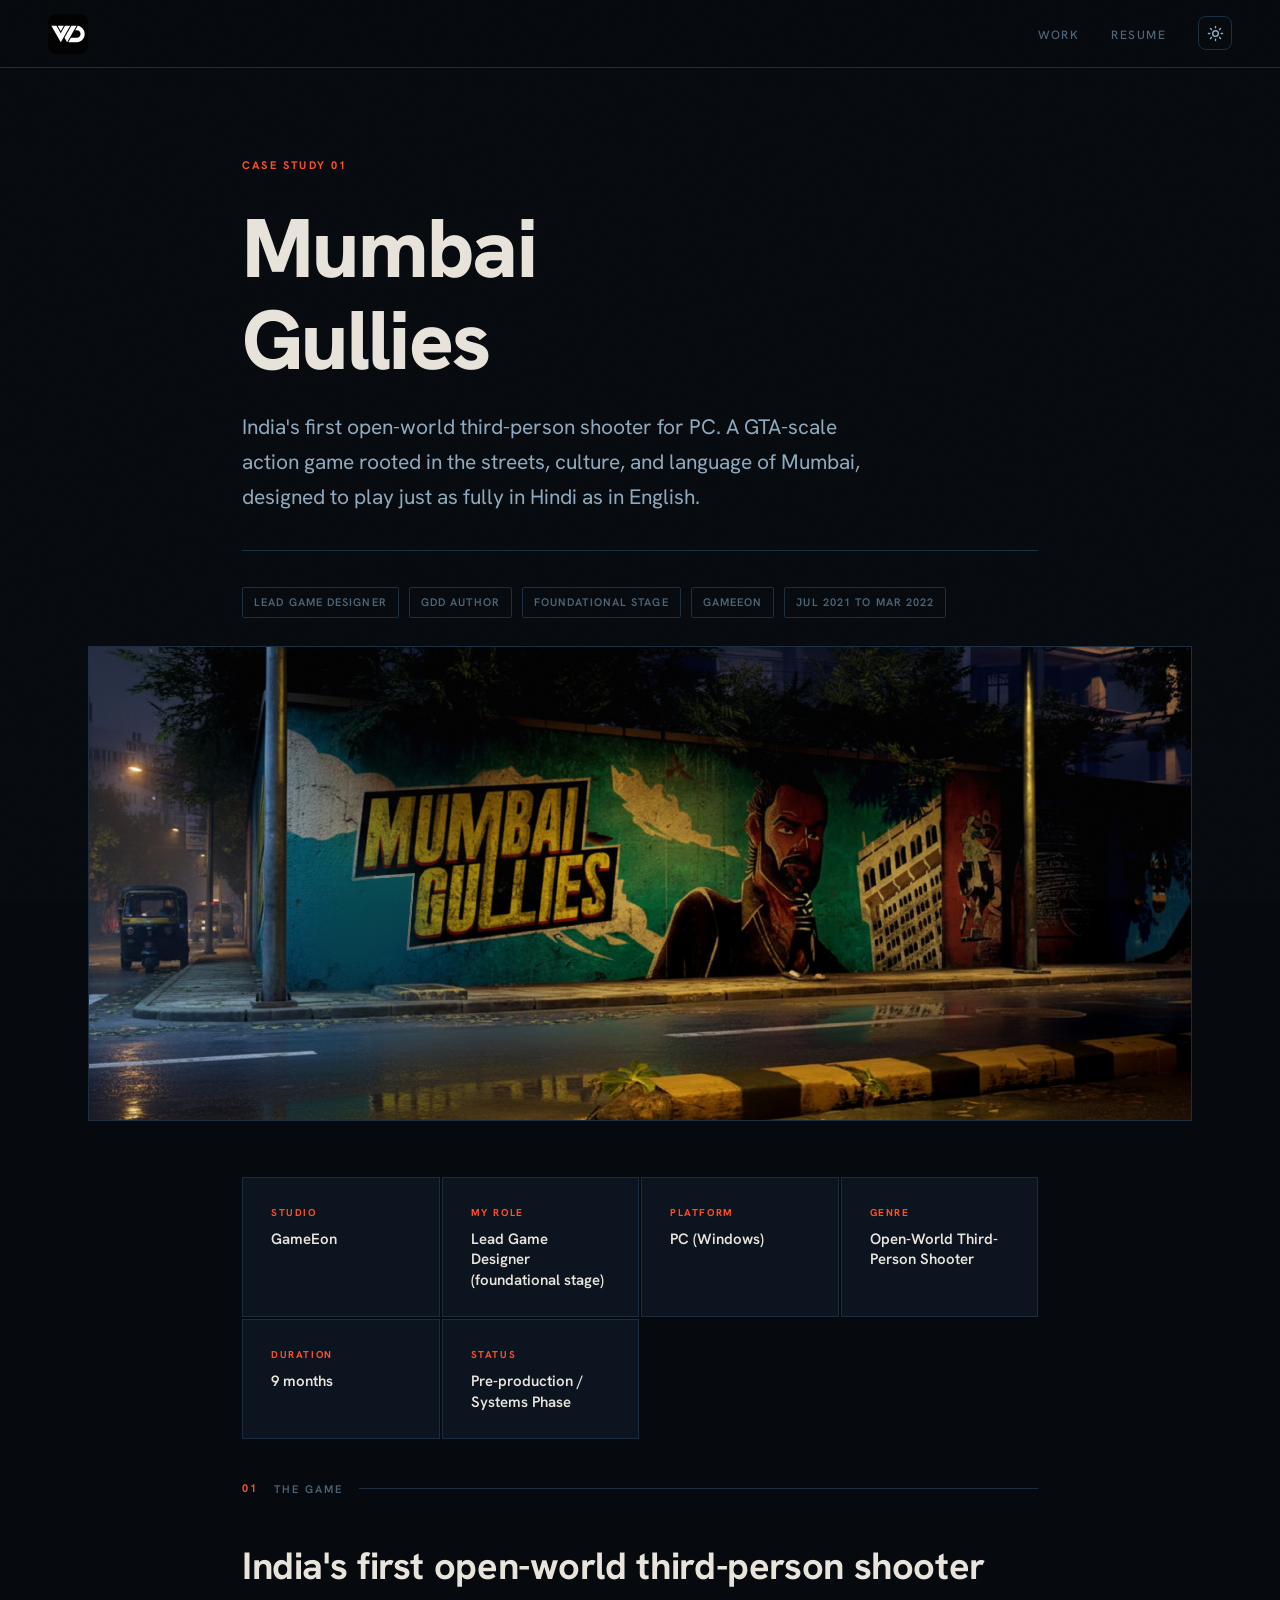
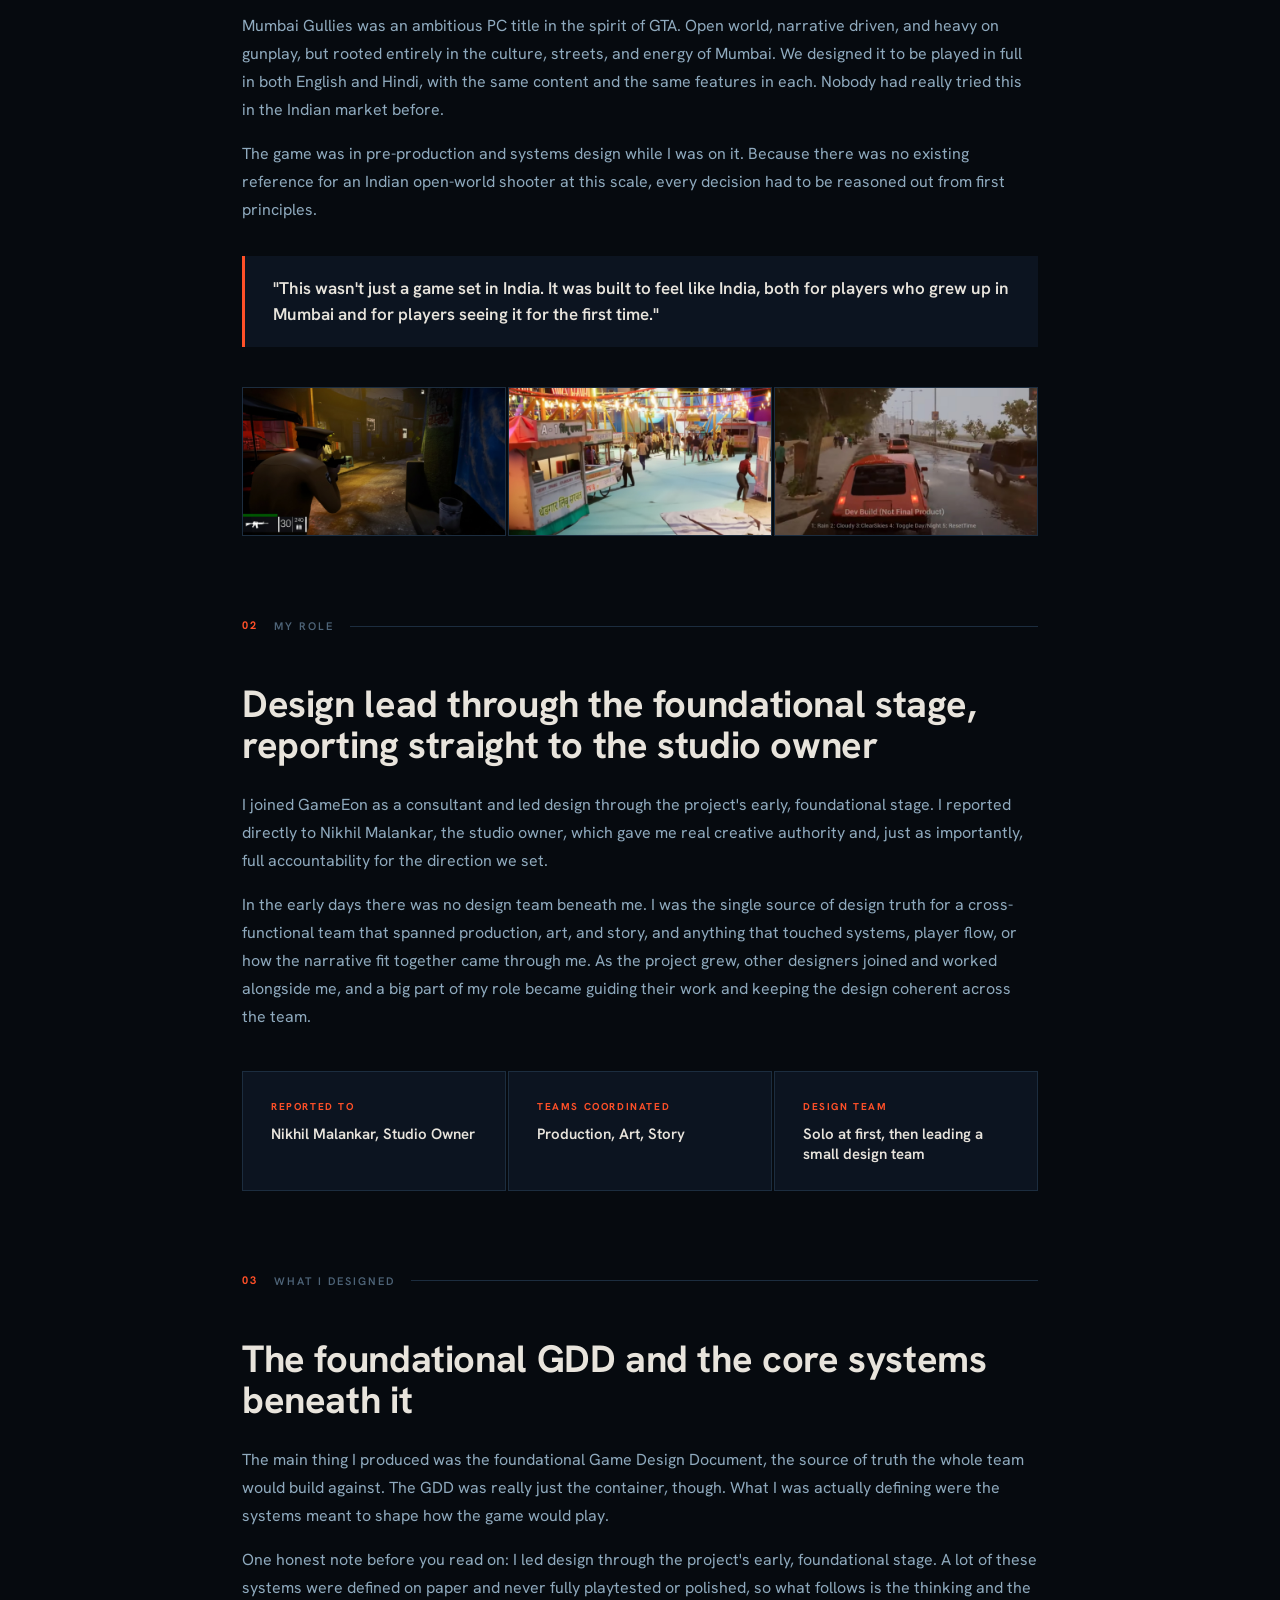
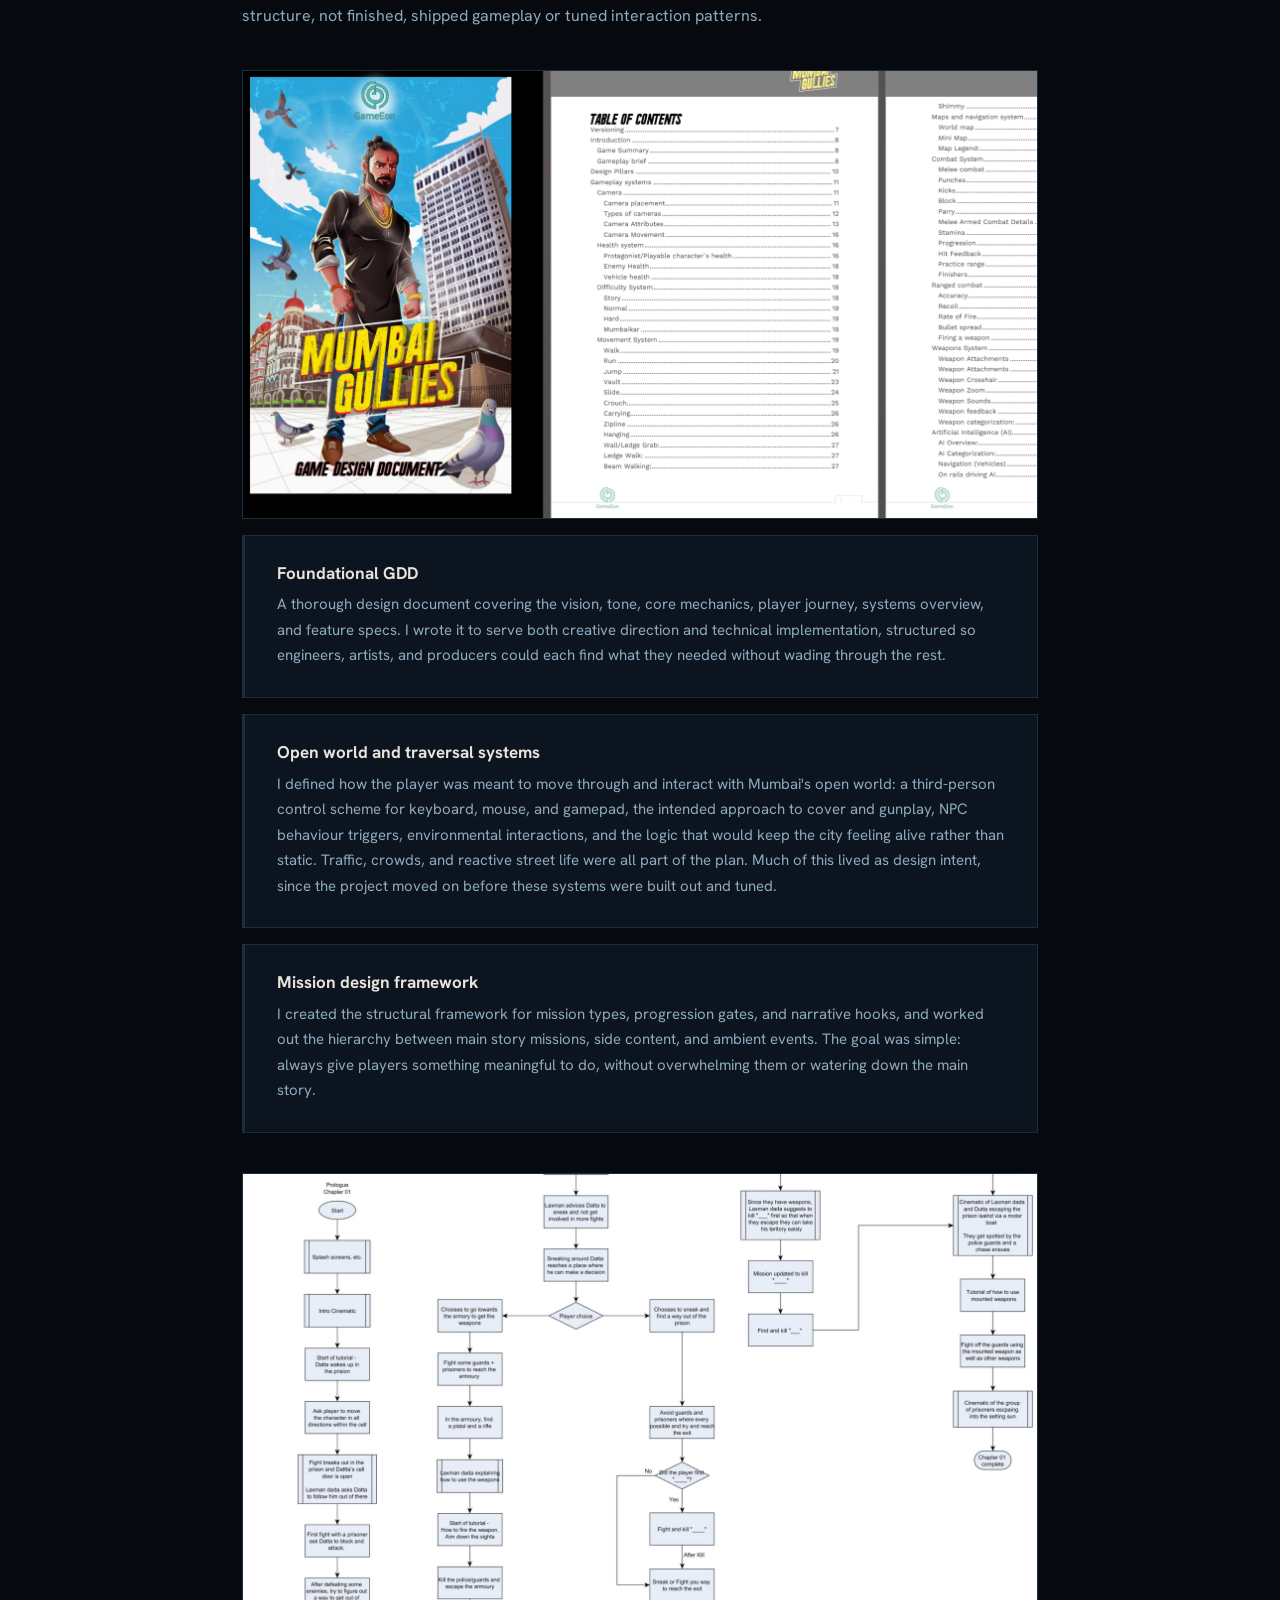
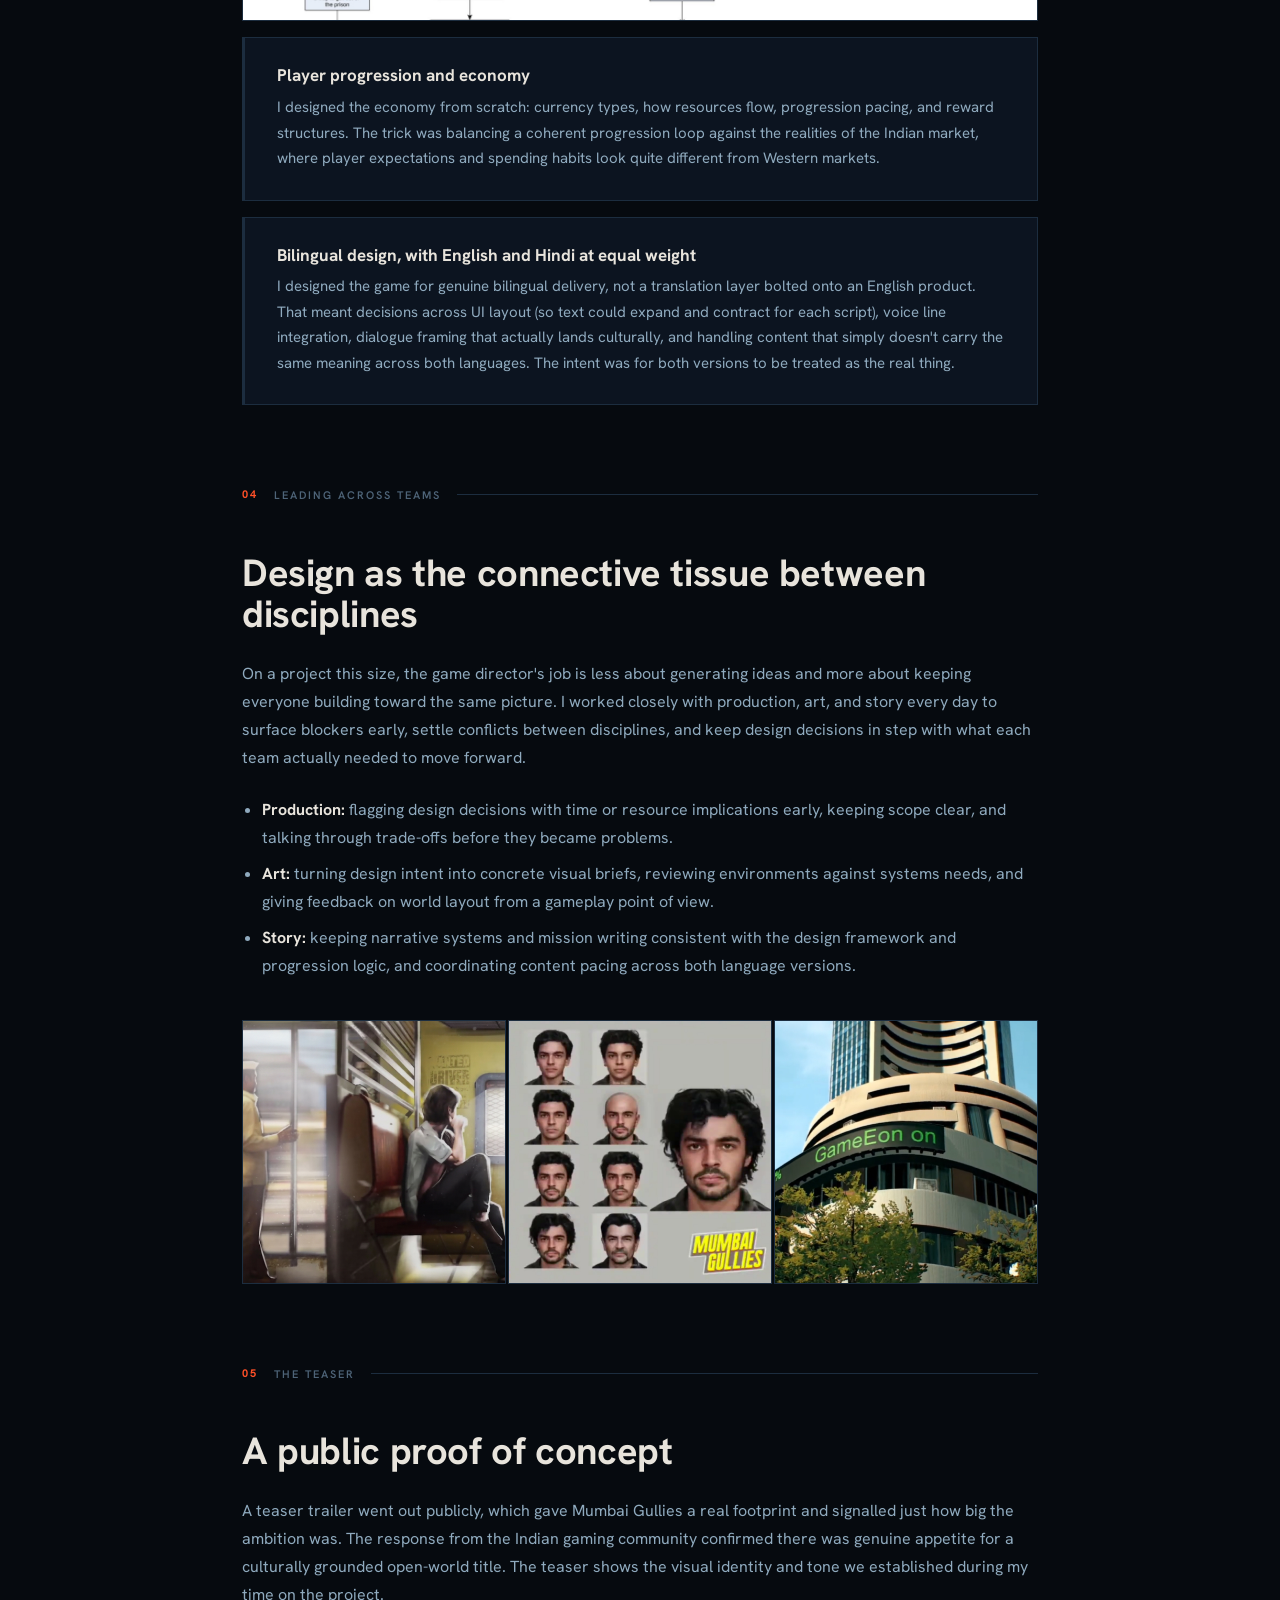
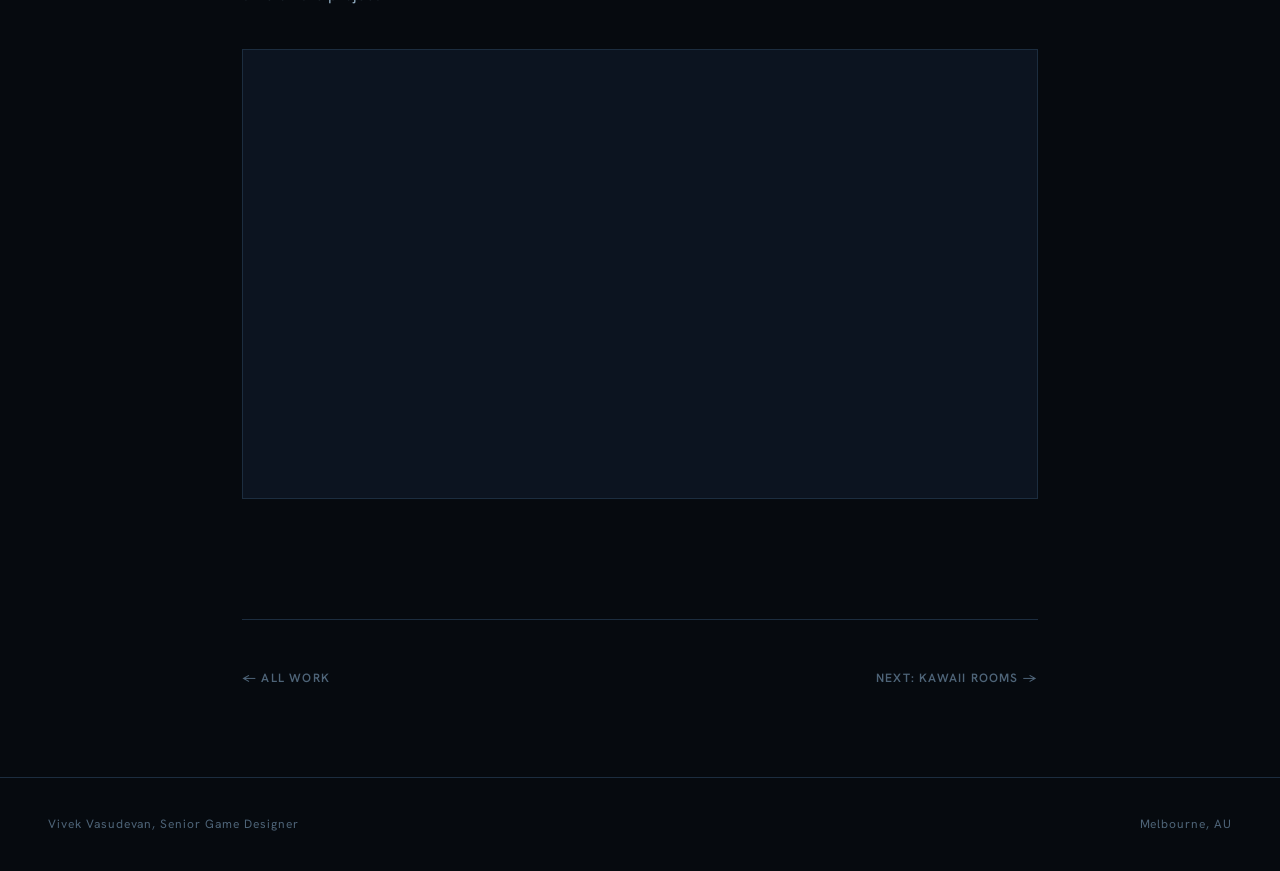
<file: mumbai-gullies.html>
<!DOCTYPE html>
<html lang="en">
<head>
  <meta charset="UTF-8">
  <meta name="viewport" content="width=device-width, initial-scale=1.0">
  <title>Mumbai Gullies · Vivek Vasudevan</title>
  <script>(function(){try{var t=localStorage.getItem('theme')||'dark';document.documentElement.setAttribute('data-theme',t);}catch(e){}})();function toggleTheme(){var h=document.documentElement,t=h.getAttribute('data-theme')==='light'?'dark':'light';h.setAttribute('data-theme',t);try{localStorage.setItem('theme',t);}catch(e){}}</script>
  <link rel="stylesheet" href="styles.css?v=3">
  <style>
    /* No dividers between sections, and tighter spacing to compensate */
    .cs-section { border-top: none; padding: 40px 0; }
    /* Pull the hero key art closer to the pills */
    .cs-hero { padding-bottom: 28px; }
    .media-wide { margin-top: 0; }
  </style>
</head>
<body>

  <nav>
    <a class="nav-logo" href="index.html" aria-label="Vivek Vasudevan home"><img src="assets/images/VivekVasudevanDesign_Logo.svg" alt="Vivek Vasudevan Design logo" width="40" height="40" /></a>
    <ul class="nav-links">
      <li><a href="index.html">Work</a></li>
      <li><a href="resume.html">Resume</a></li>
      <li><button class="theme-toggle" onclick="toggleTheme()" aria-label="Toggle light or dark mode" title="Toggle theme"><svg class="icon-sun" viewBox="0 0 24 24" fill="none" stroke="currentColor" stroke-width="2" stroke-linecap="round" stroke-linejoin="round"><circle cx="12" cy="12" r="4"/><path d="M12 2v2M12 20v2M4.93 4.93l1.41 1.41M17.66 17.66l1.41 1.41M2 12h2M20 12h2M6.34 17.66l-1.41 1.41M19.07 4.93l-1.41 1.41"/></svg><svg class="icon-moon" viewBox="0 0 24 24" fill="none" stroke="currentColor" stroke-width="2" stroke-linecap="round" stroke-linejoin="round"><path d="M21 12.79A9 9 0 1 1 11.21 3 7 7 0 0 0 21 12.79z"/></svg></button></li>
    </ul>
  </nav>

  <!-- ─── HERO ─── -->
  <div class="container">
    <section class="cs-hero">
      <p class="eyebrow animate-1">Case Study 01</p>
      <h1 class="animate-2" style="margin-bottom: 24px;">Mumbai<br>Gullies</h1>
      <p class="lead animate-3">India's first open-world third-person shooter for PC. A GTA-scale action game rooted in the streets, culture, and language of Mumbai, designed to play just as fully in Hindi as in English.</p>
      <div class="cs-meta animate-4">
        <span class="tag">Lead Game Designer</span>
        <span class="tag">GDD Author</span>
        <span class="tag">Foundational Stage</span>
        <span class="tag">GameEon</span>
        <span class="tag">Jul 2021 to Mar 2022</span>
      </div>
    </section>
  </div>

  <!-- KEY ART -->
  <div class="wide">
    <div class="media media-wide">
      <img src="images/mumbai-gullies/01-keyart.jpg" alt="Mumbai Gullies key art, the protagonist in a Mumbai gully" />
    </div>
  </div>

  <!-- INFO GRID -->
  <div class="container" style="padding-top: 56px; padding-bottom: 0;">
    <div class="info-grid" style="margin-top: 0;">
      <div class="info-block">
        <div class="label">Studio</div>
        <div class="value">GameEon</div>
      </div>
      <div class="info-block">
        <div class="label">My Role</div>
        <div class="value">Lead Game Designer (foundational stage)</div>
      </div>
      <div class="info-block">
        <div class="label">Platform</div>
        <div class="value">PC (Windows)</div>
      </div>
      <div class="info-block">
        <div class="label">Genre</div>
        <div class="value">Open-World Third-Person Shooter</div>
      </div>
      <div class="info-block">
        <div class="label">Duration</div>
        <div class="value">9 months</div>
      </div>
      <div class="info-block">
        <div class="label">Status</div>
        <div class="value">Pre-production / Systems Phase</div>
      </div>
    </div>
  </div>

  <!-- ─── 01: The Game ─── -->
  <div class="container">
    <section class="cs-section">
      <div class="section-label">
        <span class="num">01</span>
        <h4>The Game</h4>
      </div>
      <h2>India's first open-world third-person shooter</h2>
      <p style="margin-top: 20px;">Mumbai Gullies was an ambitious PC title in the spirit of GTA. Open world, narrative driven, and heavy on gunplay, but rooted entirely in the culture, streets, and energy of Mumbai. We designed it to be played in full in both English and Hindi, with the same content and the same features in each. Nobody had really tried this in the Indian market before.</p>
      <p>The game was in pre-production and systems design while I was on it. Because there was no existing reference for an Indian open-world shooter at this scale, every decision had to be reasoned out from first principles.</p>

      <div class="quote-block">
        <p>"This wasn't just a game set in India. It was built to feel like India, both for players who grew up in Mumbai and for players seeing it for the first time."</p>
      </div>

      <!-- GAMEPLAY GALLERY -->
      <div class="media">
        <div class="media-gallery cols-3">
          <img src="images/mumbai-gullies/02-combat.jpg" alt="Third-person combat concept in a Mumbai street" />
          <img src="images/mumbai-gullies/03-traversal.jpg" alt="Traversal through a crowded gully" />
          <img src="images/mumbai-gullies/04-vehicle.jpg" alt="A vehicle moment in Mumbai traffic" />
        </div>
      </div>
    </section>
  </div>

  <!-- ─── 02: My Role ─── -->
  <div class="container">
    <section class="cs-section">
      <div class="section-label">
        <span class="num">02</span>
        <h4>My Role</h4>
      </div>
      <h2>Design lead through the foundational stage, reporting straight to the studio owner</h2>
      <p style="margin-top: 20px;">I joined GameEon as a consultant and led design through the project's early, foundational stage. I reported directly to Nikhil Malankar, the studio owner, which gave me real creative authority and, just as importantly, full accountability for the direction we set.</p>
      <p>In the early days there was no design team beneath me. I was the single source of design truth for a cross-functional team that spanned production, art, and story, and anything that touched systems, player flow, or how the narrative fit together came through me. As the project grew, other designers joined and worked alongside me, and a big part of my role became guiding their work and keeping the design coherent across the team.</p>

      <div class="info-grid">
        <div class="info-block">
          <div class="label">Reported to</div>
          <div class="value">Nikhil Malankar, Studio Owner</div>
        </div>
        <div class="info-block">
          <div class="label">Teams coordinated</div>
          <div class="value">Production, Art, Story</div>
        </div>
        <div class="info-block">
          <div class="label">Design team</div>
          <div class="value">Solo at first, then leading a small design team</div>
        </div>
      </div>
    </section>
  </div>

  <!-- ─── 03: What I Designed ─── -->
  <div class="container">
    <section class="cs-section">
      <div class="section-label">
        <span class="num">03</span>
        <h4>What I Designed</h4>
      </div>
      <h2>The foundational GDD and the core systems beneath it</h2>
      <p style="margin-top: 20px;">The main thing I produced was the foundational Game Design Document, the source of truth the whole team would build against. The GDD was really just the container, though. What I was actually defining were the systems meant to shape how the game would play.</p>
      <p>One honest note before you read on: I led design through the project's early, foundational stage. A lot of these systems were defined on paper and never fully playtested or polished, so what follows is the thinking and the structure, not finished, shipped gameplay or tuned interaction patterns.</p>

      <!-- GDD SCREENSHOT -->
      <div class="media">
        <img src="images/mumbai-gullies/05-gdd.jpg" alt="A page from the Mumbai Gullies Game Design Document" />
      </div>

      <div class="system-block">
        <h3>Foundational GDD</h3>
        <p>A thorough design document covering the vision, tone, core mechanics, player journey, systems overview, and feature specs. I wrote it to serve both creative direction and technical implementation, structured so engineers, artists, and producers could each find what they needed without wading through the rest.</p>
      </div>

      <div class="system-block">
        <h3>Open world and traversal systems</h3>
        <p>I defined how the player was meant to move through and interact with Mumbai's open world: a third-person control scheme for keyboard, mouse, and gamepad, the intended approach to cover and gunplay, NPC behaviour triggers, environmental interactions, and the logic that would keep the city feeling alive rather than static. Traffic, crowds, and reactive street life were all part of the plan. Much of this lived as design intent, since the project moved on before these systems were built out and tuned.</p>
      </div>

      <div class="system-block">
        <h3>Mission design framework</h3>
        <p>I created the structural framework for mission types, progression gates, and narrative hooks, and worked out the hierarchy between main story missions, side content, and ambient events. The goal was simple: always give players something meaningful to do, without overwhelming them or watering down the main story.</p>
      </div>

      <!-- MISSION FRAMEWORK DIAGRAM -->
      <div class="media">
        <img src="images/mumbai-gullies/07-mission-flow.jpg" alt="Mission structure and progression-gate flow diagram" />
      </div>

      <div class="system-block">
        <h3>Player progression and economy</h3>
        <p>I designed the economy from scratch: currency types, how resources flow, progression pacing, and reward structures. The trick was balancing a coherent progression loop against the realities of the Indian market, where player expectations and spending habits look quite different from Western markets.</p>
      </div>

      <div class="system-block">
        <h3>Bilingual design, with English and Hindi at equal weight</h3>
        <p>I designed the game for genuine bilingual delivery, not a translation layer bolted onto an English product. That meant decisions across UI layout (so text could expand and contract for each script), voice line integration, dialogue framing that actually lands culturally, and handling content that simply doesn't carry the same meaning across both languages. The intent was for both versions to be treated as the real thing.</p>
      </div>
    </section>
  </div>

  <!-- ─── 04: Cross-team Leadership ─── -->
  <div class="container">
    <section class="cs-section">
      <div class="section-label">
        <span class="num">04</span>
        <h4>Leading Across Teams</h4>
      </div>
      <h2>Design as the connective tissue between disciplines</h2>
      <p style="margin-top: 20px;">On a project this size, the game director's job is less about generating ideas and more about keeping everyone building toward the same picture. I worked closely with production, art, and story every day to surface blockers early, settle conflicts between disciplines, and keep design decisions in step with what each team actually needed to move forward.</p>

      <ul style="margin-top: 24px;">
        <li><strong style="color: var(--text);">Production:</strong> flagging design decisions with time or resource implications early, keeping scope clear, and talking through trade-offs before they became problems.</li>
        <li><strong style="color: var(--text);">Art:</strong> turning design intent into concrete visual briefs, reviewing environments against systems needs, and giving feedback on world layout from a gameplay point of view.</li>
        <li><strong style="color: var(--text);">Story:</strong> keeping narrative systems and mission writing consistent with the design framework and progression logic, and coordinating content pacing across both language versions.</li>
      </ul>

      <!-- ENVIRONMENT / CONCEPT GALLERY -->
      <div class="media">
        <div class="media-gallery cols-3">
          <img src="images/mumbai-gullies/10-env-1.jpg" alt="Environment concept art of a Mumbai locale" />
          <img src="images/mumbai-gullies/11-char.jpg" alt="Character concept art" />
          <img src="images/mumbai-gullies/12-landmark.jpg" alt="A stylised Mumbai landmark" />
        </div>
      </div>
    </section>
  </div>

  <!-- ─── 05: Teaser ─── -->
  <div class="container">
    <section class="cs-section">
      <div class="section-label">
        <span class="num">05</span>
        <h4>The Teaser</h4>
      </div>
      <h2>A public proof of concept</h2>
      <p style="margin-top: 20px;">A teaser trailer went out publicly, which gave Mumbai Gullies a real footprint and signalled just how big the ambition was. The response from the Indian gaming community confirmed there was genuine appetite for a culturally grounded open-world title. The teaser shows the visual identity and tone we established during my time on the project.</p>
      <div class="video-wrap">
        <iframe src="https://www.youtube.com/embed/db3GFMWJdS0" title="Mumbai Gullies Official Teaser" allowfullscreen></iframe>
      </div>
    </section>
  </div>

  <!-- ─── PROJECT NAV ─── -->
  <div class="container">
    <div class="project-nav">
      <a href="index.html">← All Work</a>
      <a href="kawaii-rooms.html">Next: Kawaii Rooms →</a>
    </div>
  </div>

  <footer>
    <p>Vivek Vasudevan, Senior Game Designer</p>
    <p>Melbourne, AU</p>
  </footer>

</body>
</html>
</file>
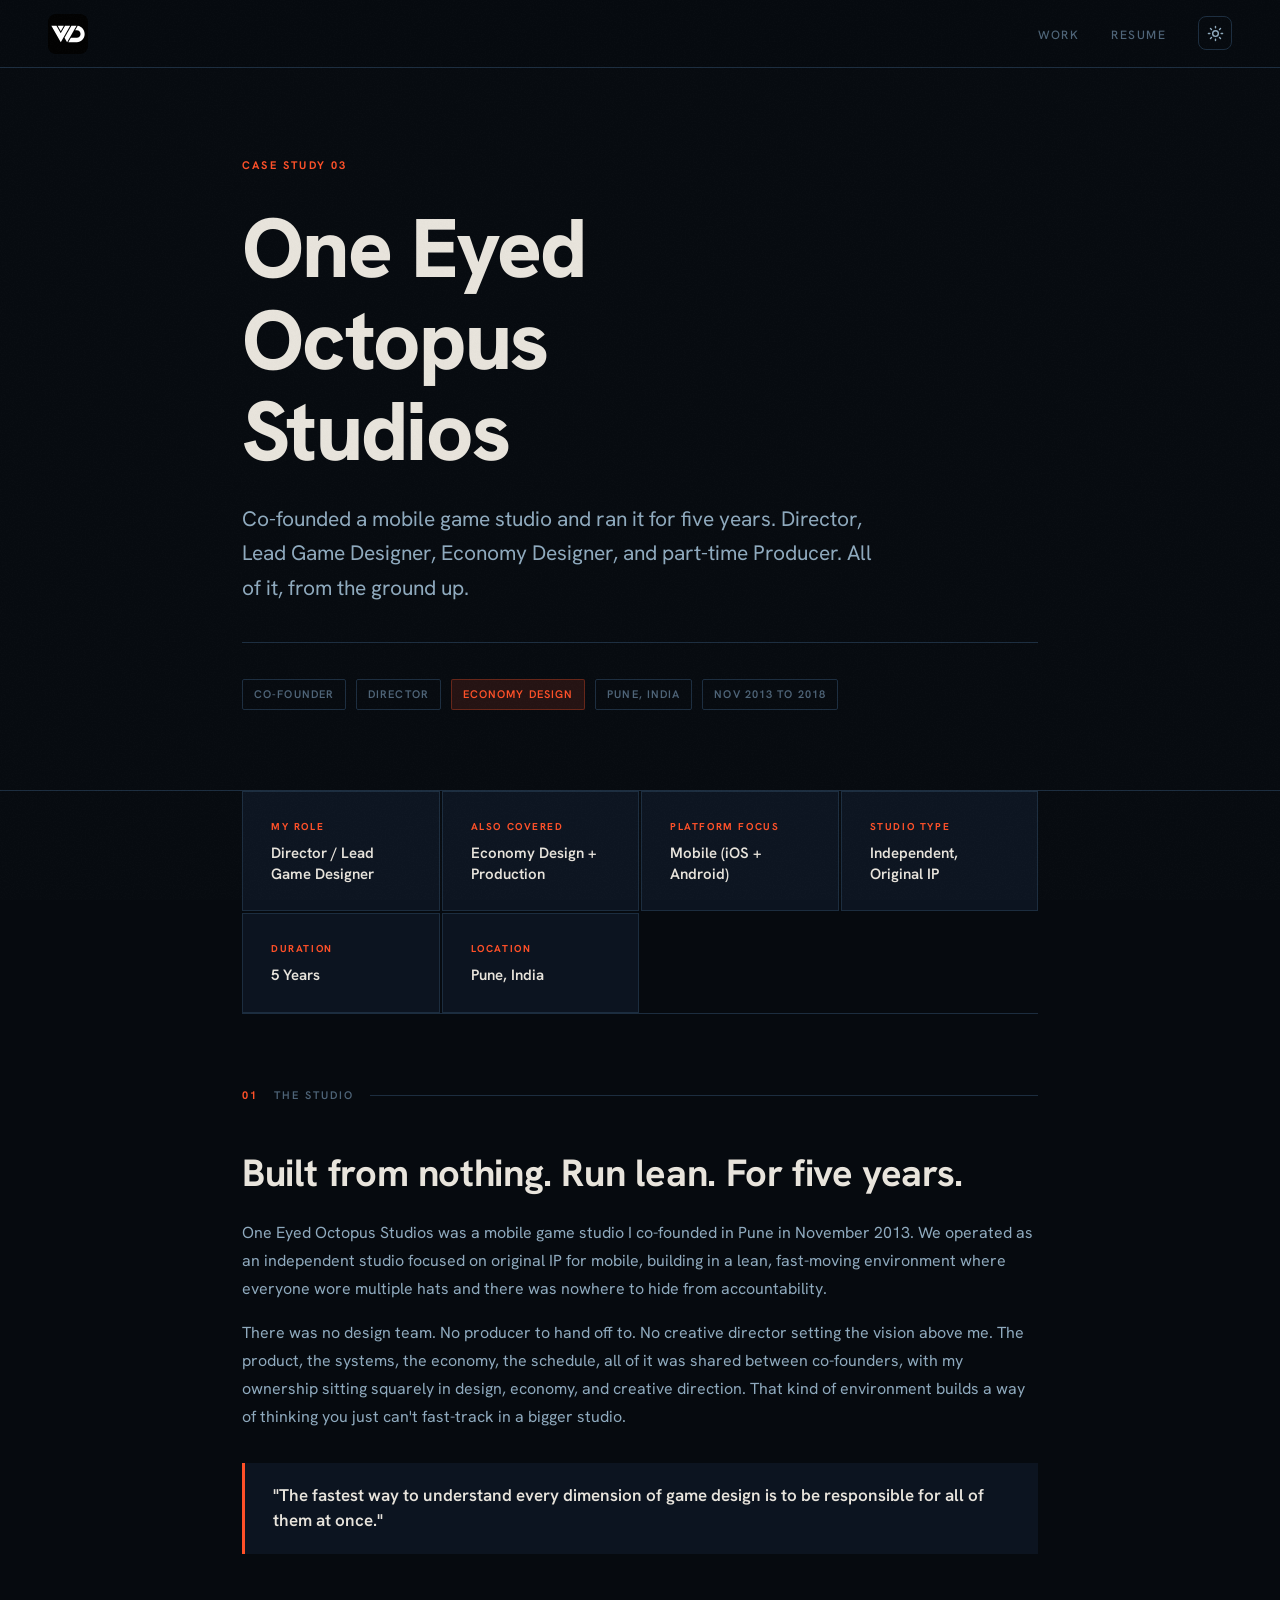
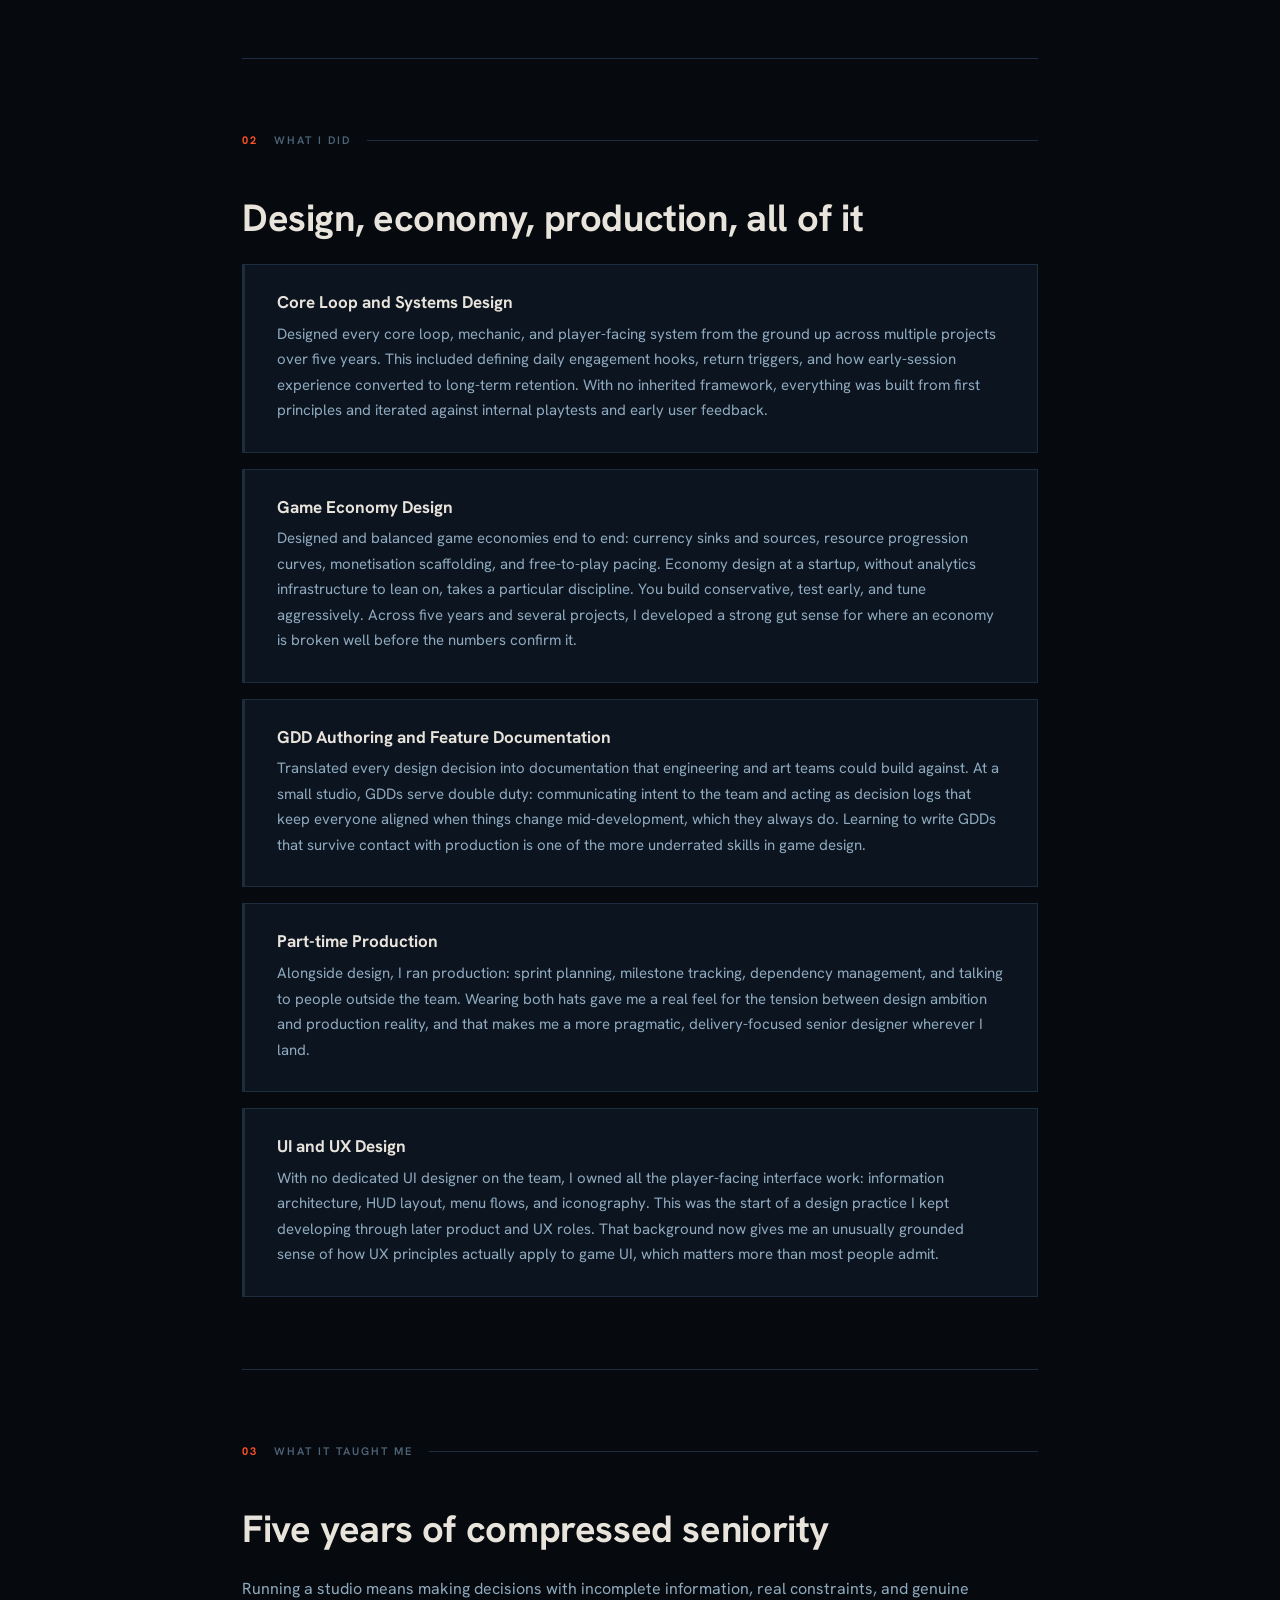
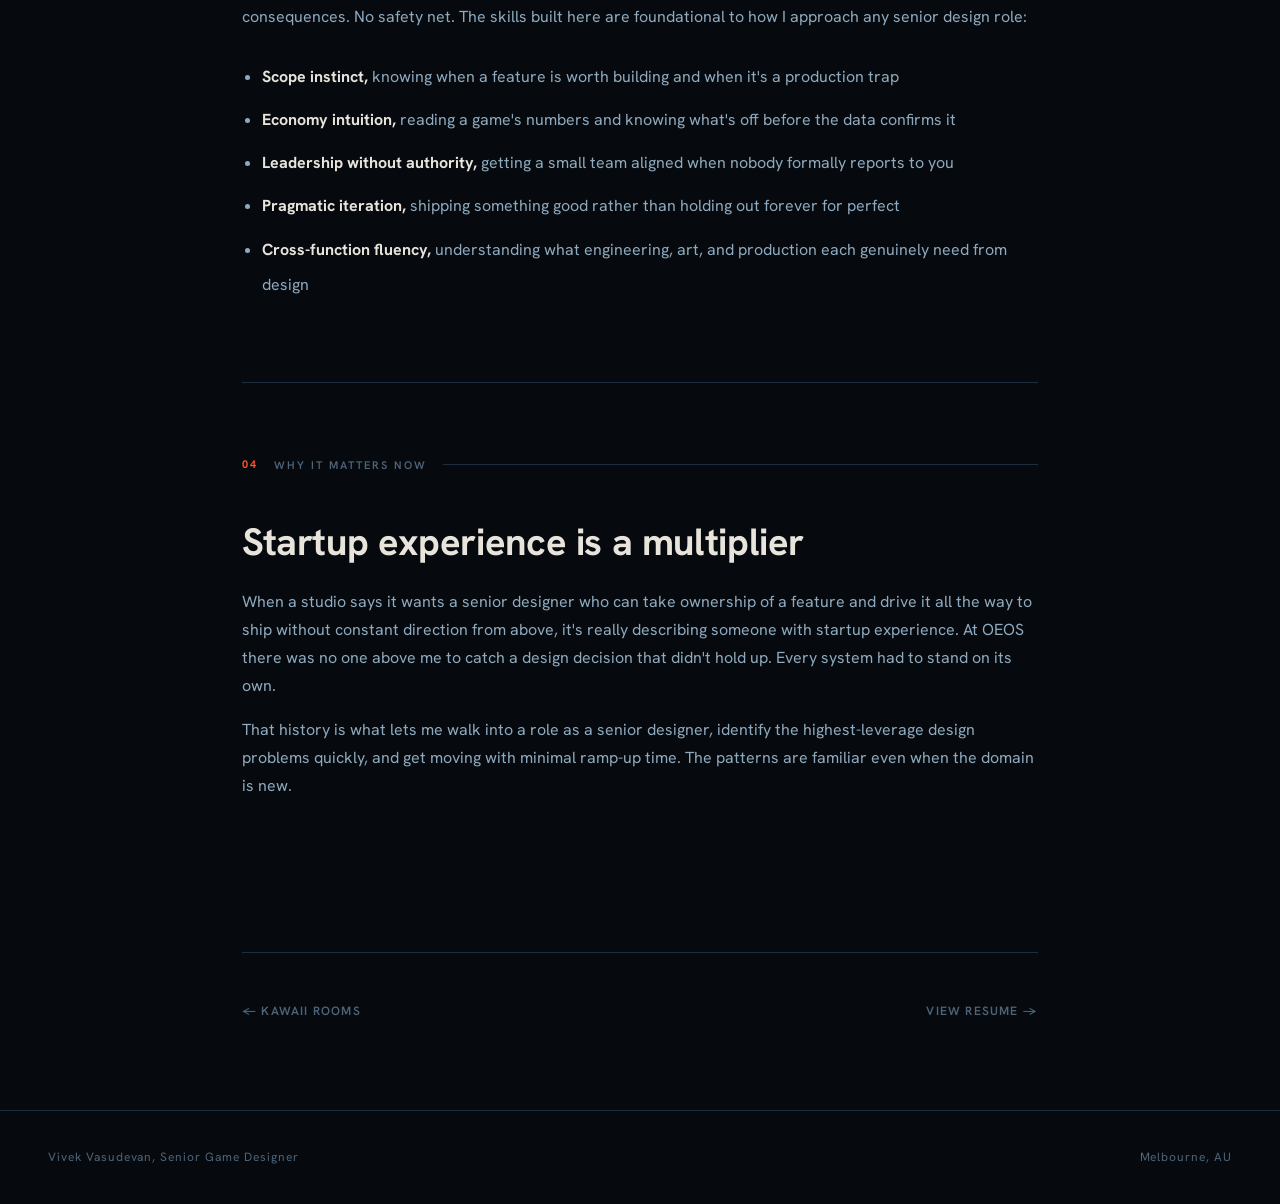
<file: oeos.html>
<!DOCTYPE html>
<html lang="en">
<head>
  <meta charset="UTF-8">
  <meta name="viewport" content="width=device-width, initial-scale=1.0">
  <title>One Eyed Octopus Studios · Vivek Vasudevan</title>
  <script>(function(){try{var t=localStorage.getItem('theme')||'dark';document.documentElement.setAttribute('data-theme',t);}catch(e){}})();function toggleTheme(){var h=document.documentElement,t=h.getAttribute('data-theme')==='light'?'dark':'light';h.setAttribute('data-theme',t);try{localStorage.setItem('theme',t);}catch(e){}}</script>
  <link rel="stylesheet" href="styles.css?v=3">
</head>
<body>

  <nav>
    <a class="nav-logo" href="index.html" aria-label="Vivek Vasudevan home"><img src="assets/images/VivekVasudevanDesign_Logo.svg" alt="Vivek Vasudevan Design logo" width="40" height="40" /></a>
    <ul class="nav-links">
      <li><a href="index.html">Work</a></li>
      <li><a href="resume.html">Resume</a></li>
      <li><button class="theme-toggle" onclick="toggleTheme()" aria-label="Toggle light or dark mode" title="Toggle theme"><svg class="icon-sun" viewBox="0 0 24 24" fill="none" stroke="currentColor" stroke-width="2" stroke-linecap="round" stroke-linejoin="round"><circle cx="12" cy="12" r="4"/><path d="M12 2v2M12 20v2M4.93 4.93l1.41 1.41M17.66 17.66l1.41 1.41M2 12h2M20 12h2M6.34 17.66l-1.41 1.41M19.07 4.93l-1.41 1.41"/></svg><svg class="icon-moon" viewBox="0 0 24 24" fill="none" stroke="currentColor" stroke-width="2" stroke-linecap="round" stroke-linejoin="round"><path d="M21 12.79A9 9 0 1 1 11.21 3 7 7 0 0 0 21 12.79z"/></svg></button></li>
    </ul>
  </nav>

  <!-- ─── HERO ─── -->
  <div class="container">
    <section class="cs-hero">
      <p class="eyebrow animate-1">Case Study 03</p>
      <h1 class="animate-2" style="margin-bottom: 24px;">One Eyed<br>Octopus<br>Studios</h1>
      <p class="lead animate-3">Co-founded a mobile game studio and ran it for five years. Director, Lead Game Designer, Economy Designer, and part-time Producer. All of it, from the ground up.</p>
      <div class="cs-meta animate-4">
        <span class="tag">Co-Founder</span>
        <span class="tag">Director</span>
        <span class="tag-accent tag">Economy Design</span>
        <span class="tag">Pune, India</span>
        <span class="tag">Nov 2013 to 2018</span>
      </div>
    </section>
  </div>

  <hr class="divider">

  <!-- INFO GRID -->
  <div class="container" style="padding-top: 0; padding-bottom: 0;">
    <div class="info-grid" style="margin-top: 0;">
      <div class="info-block">
        <div class="label">My Role</div>
        <div class="value">Director / Lead Game Designer</div>
      </div>
      <div class="info-block">
        <div class="label">Also Covered</div>
        <div class="value">Economy Design + Production</div>
      </div>
      <div class="info-block">
        <div class="label">Platform Focus</div>
        <div class="value">Mobile (iOS + Android)</div>
      </div>
      <div class="info-block">
        <div class="label">Studio Type</div>
        <div class="value">Independent, Original IP</div>
      </div>
      <div class="info-block">
        <div class="label">Duration</div>
        <div class="value">5 Years</div>
      </div>
      <div class="info-block">
        <div class="label">Location</div>
        <div class="value">Pune, India</div>
      </div>
    </div>
  </div>

  <!-- ─── 01: The Studio ─── -->
  <div class="container">
    <section class="cs-section">
      <div class="section-label">
        <span class="num">01</span>
        <h4>The Studio</h4>
      </div>
      <h2>Built from nothing. Run lean. For five years.</h2>
      <p style="margin-top: 20px;">One Eyed Octopus Studios was a mobile game studio I co-founded in Pune in November 2013. We operated as an independent studio focused on original IP for mobile, building in a lean, fast-moving environment where everyone wore multiple hats and there was nowhere to hide from accountability.</p>
      <p>There was no design team. No producer to hand off to. No creative director setting the vision above me. The product, the systems, the economy, the schedule, all of it was shared between co-founders, with my ownership sitting squarely in design, economy, and creative direction. That kind of environment builds a way of thinking you just can't fast-track in a bigger studio.</p>

      <div class="quote-block">
        <p>"The fastest way to understand every dimension of game design is to be responsible for all of them at once."</p>
      </div>
    </section>
  </div>

  <!-- ─── 02: What I Did ─── -->
  <div class="container">
    <section class="cs-section">
      <div class="section-label">
        <span class="num">02</span>
        <h4>What I Did</h4>
      </div>
      <h2>Design, economy, production, all of it</h2>

      <div class="system-block">
        <h3>Core Loop and Systems Design</h3>
        <p>Designed every core loop, mechanic, and player-facing system from the ground up across multiple projects over five years. This included defining daily engagement hooks, return triggers, and how early-session experience converted to long-term retention. With no inherited framework, everything was built from first principles and iterated against internal playtests and early user feedback.</p>
      </div>

      <div class="system-block">
        <h3>Game Economy Design</h3>
        <p>Designed and balanced game economies end to end: currency sinks and sources, resource progression curves, monetisation scaffolding, and free-to-play pacing. Economy design at a startup, without analytics infrastructure to lean on, takes a particular discipline. You build conservative, test early, and tune aggressively. Across five years and several projects, I developed a strong gut sense for where an economy is broken well before the numbers confirm it.</p>
      </div>

      <div class="system-block">
        <h3>GDD Authoring and Feature Documentation</h3>
        <p>Translated every design decision into documentation that engineering and art teams could build against. At a small studio, GDDs serve double duty: communicating intent to the team and acting as decision logs that keep everyone aligned when things change mid-development, which they always do. Learning to write GDDs that survive contact with production is one of the more underrated skills in game design.</p>
      </div>

      <div class="system-block">
        <h3>Part-time Production</h3>
        <p>Alongside design, I ran production: sprint planning, milestone tracking, dependency management, and talking to people outside the team. Wearing both hats gave me a real feel for the tension between design ambition and production reality, and that makes me a more pragmatic, delivery-focused senior designer wherever I land.</p>
      </div>

      <div class="system-block">
        <h3>UI and UX Design</h3>
        <p>With no dedicated UI designer on the team, I owned all the player-facing interface work: information architecture, HUD layout, menu flows, and iconography. This was the start of a design practice I kept developing through later product and UX roles. That background now gives me an unusually grounded sense of how UX principles actually apply to game UI, which matters more than most people admit.</p>
      </div>
    </section>
  </div>

  <!-- ─── 03: What It Taught Me ─── -->
  <div class="container">
    <section class="cs-section">
      <div class="section-label">
        <span class="num">03</span>
        <h4>What It Taught Me</h4>
      </div>
      <h2>Five years of compressed seniority</h2>
      <p style="margin-top: 20px;">Running a studio means making decisions with incomplete information, real constraints, and genuine consequences. No safety net. The skills built here are foundational to how I approach any senior design role:</p>

      <ul style="margin-top: 28px; line-height: 2.2;">
        <li><strong style="color: var(--text); font-family: var(--font-display);">Scope instinct,</strong> knowing when a feature is worth building and when it's a production trap</li>
        <li><strong style="color: var(--text); font-family: var(--font-display);">Economy intuition,</strong> reading a game's numbers and knowing what's off before the data confirms it</li>
        <li><strong style="color: var(--text); font-family: var(--font-display);">Leadership without authority,</strong> getting a small team aligned when nobody formally reports to you</li>
        <li><strong style="color: var(--text); font-family: var(--font-display);">Pragmatic iteration,</strong> shipping something good rather than holding out forever for perfect</li>
        <li><strong style="color: var(--text); font-family: var(--font-display);">Cross-function fluency,</strong> understanding what engineering, art, and production each genuinely need from design</li>
      </ul>
    </section>
  </div>

  <!-- ─── 04: Why It Matters Now ─── -->
  <div class="container">
    <section class="cs-section">
      <div class="section-label">
        <span class="num">04</span>
        <h4>Why It Matters Now</h4>
      </div>
      <h2>Startup experience is a multiplier</h2>
      <p style="margin-top: 20px;">When a studio says it wants a senior designer who can take ownership of a feature and drive it all the way to ship without constant direction from above, it's really describing someone with startup experience. At OEOS there was no one above me to catch a design decision that didn't hold up. Every system had to stand on its own.</p>
      <p>That history is what lets me walk into a role as a senior designer, identify the highest-leverage design problems quickly, and get moving with minimal ramp-up time. The patterns are familiar even when the domain is new.</p>
    </section>
  </div>

  <!-- ─── PROJECT NAV ─── -->
  <div class="container">
    <div class="project-nav">
      <a href="kawaii-rooms.html">← Kawaii Rooms</a>
      <a href="resume.html">View Resume →</a>
    </div>
  </div>

  <footer>
    <p>Vivek Vasudevan, Senior Game Designer</p>
    <p>Melbourne, AU</p>
  </footer>

</body>
</html>
</file>
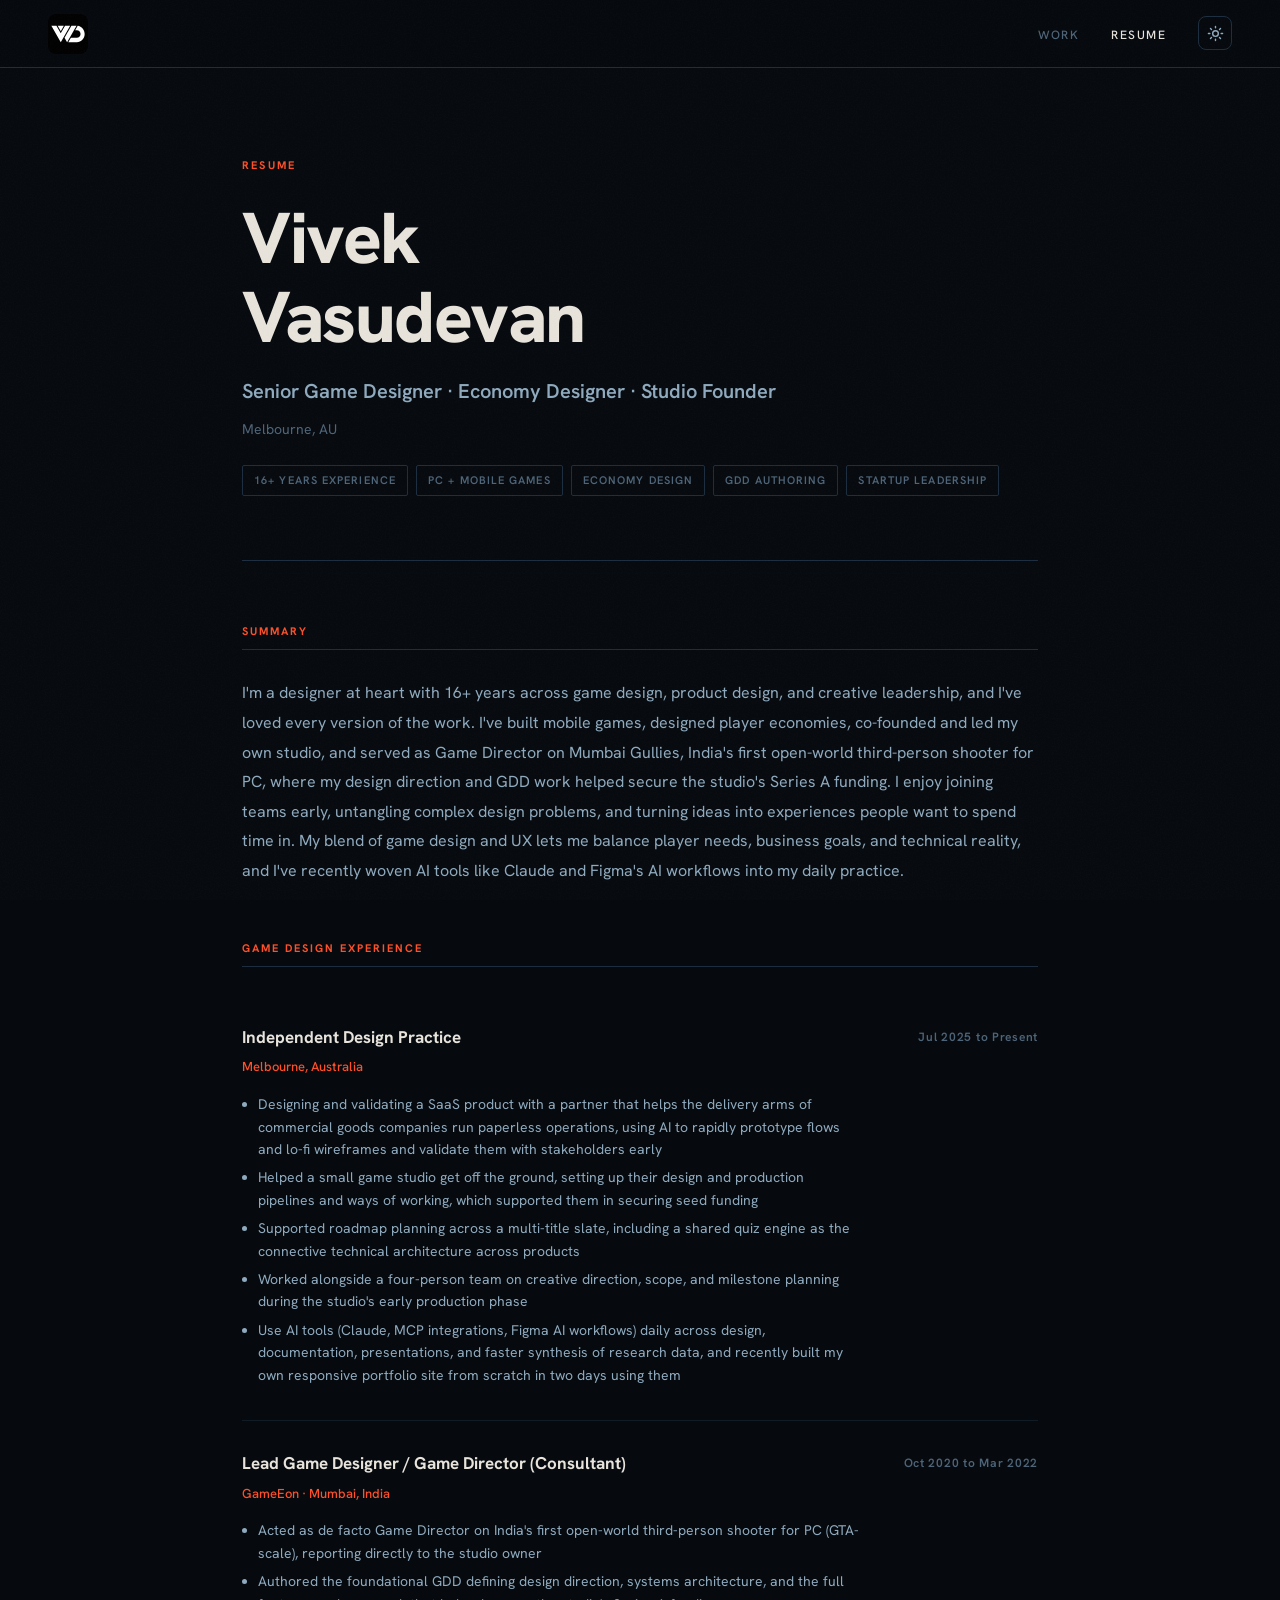
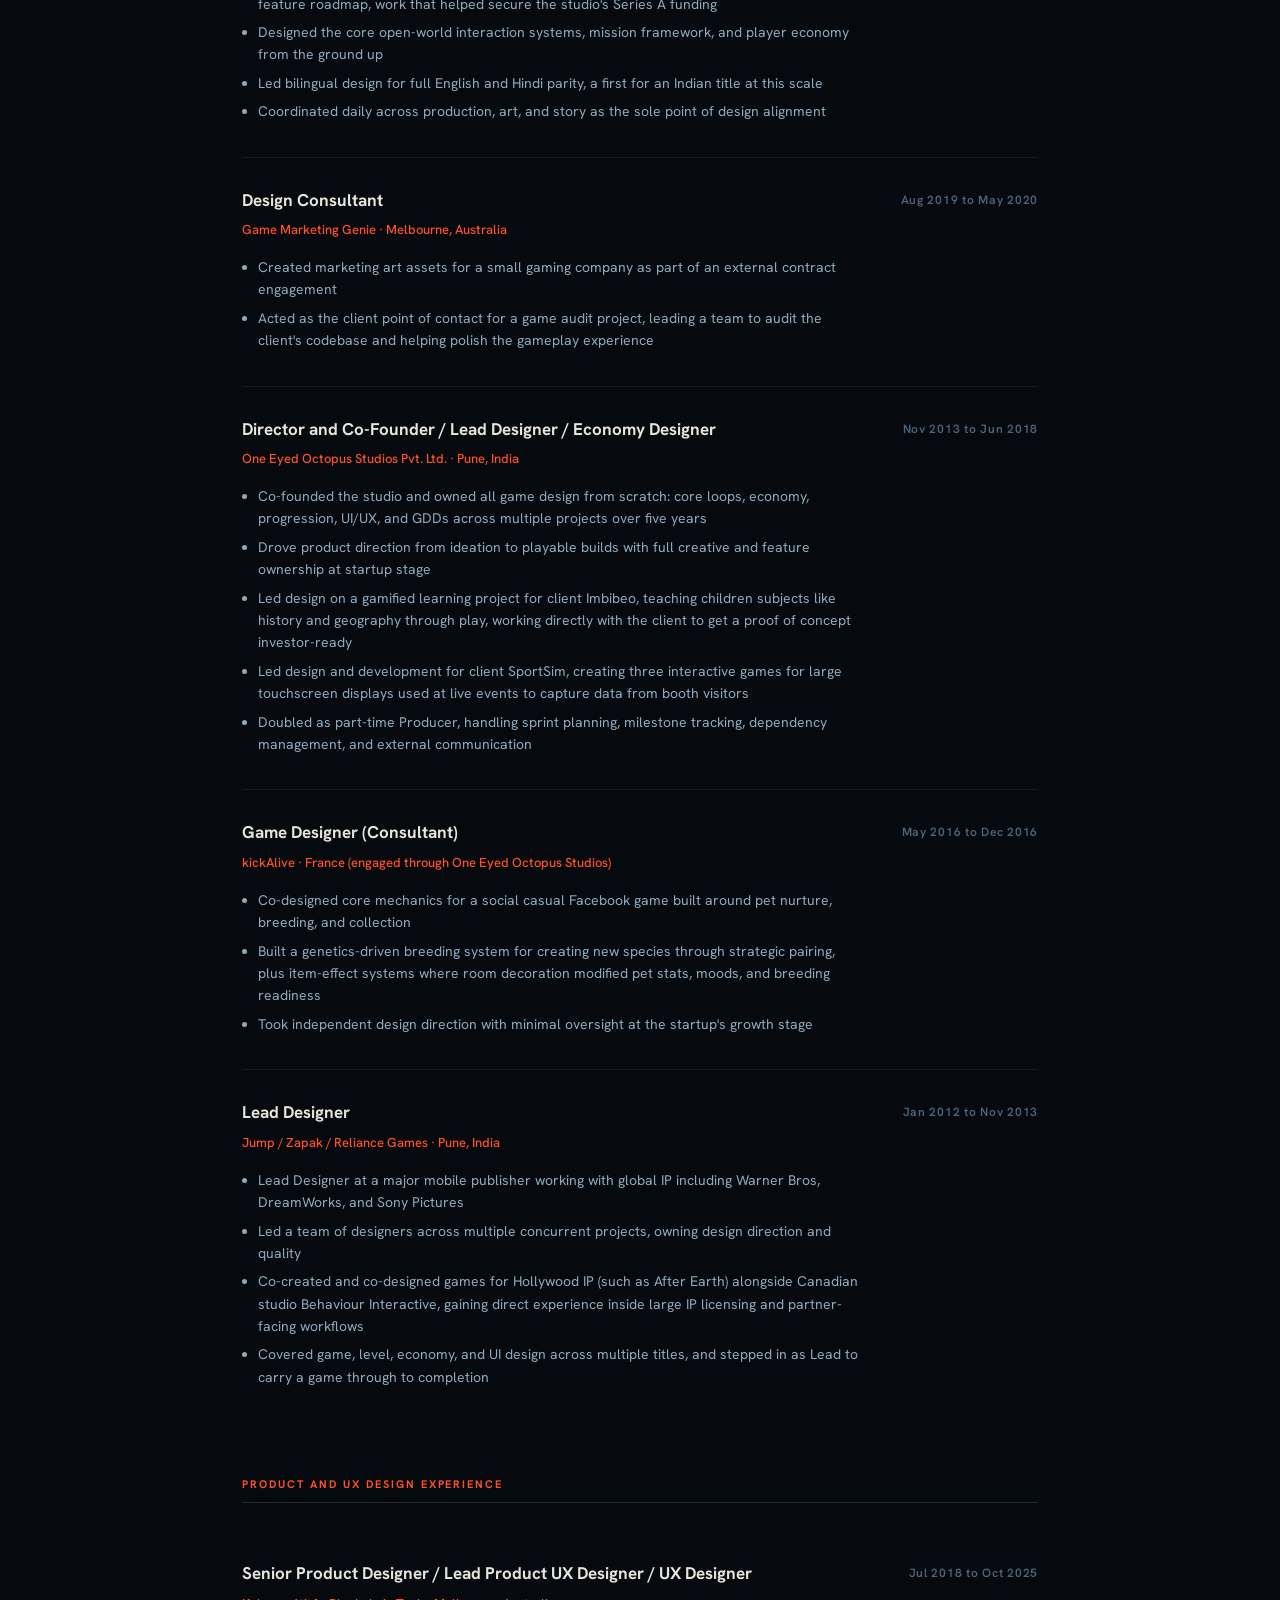
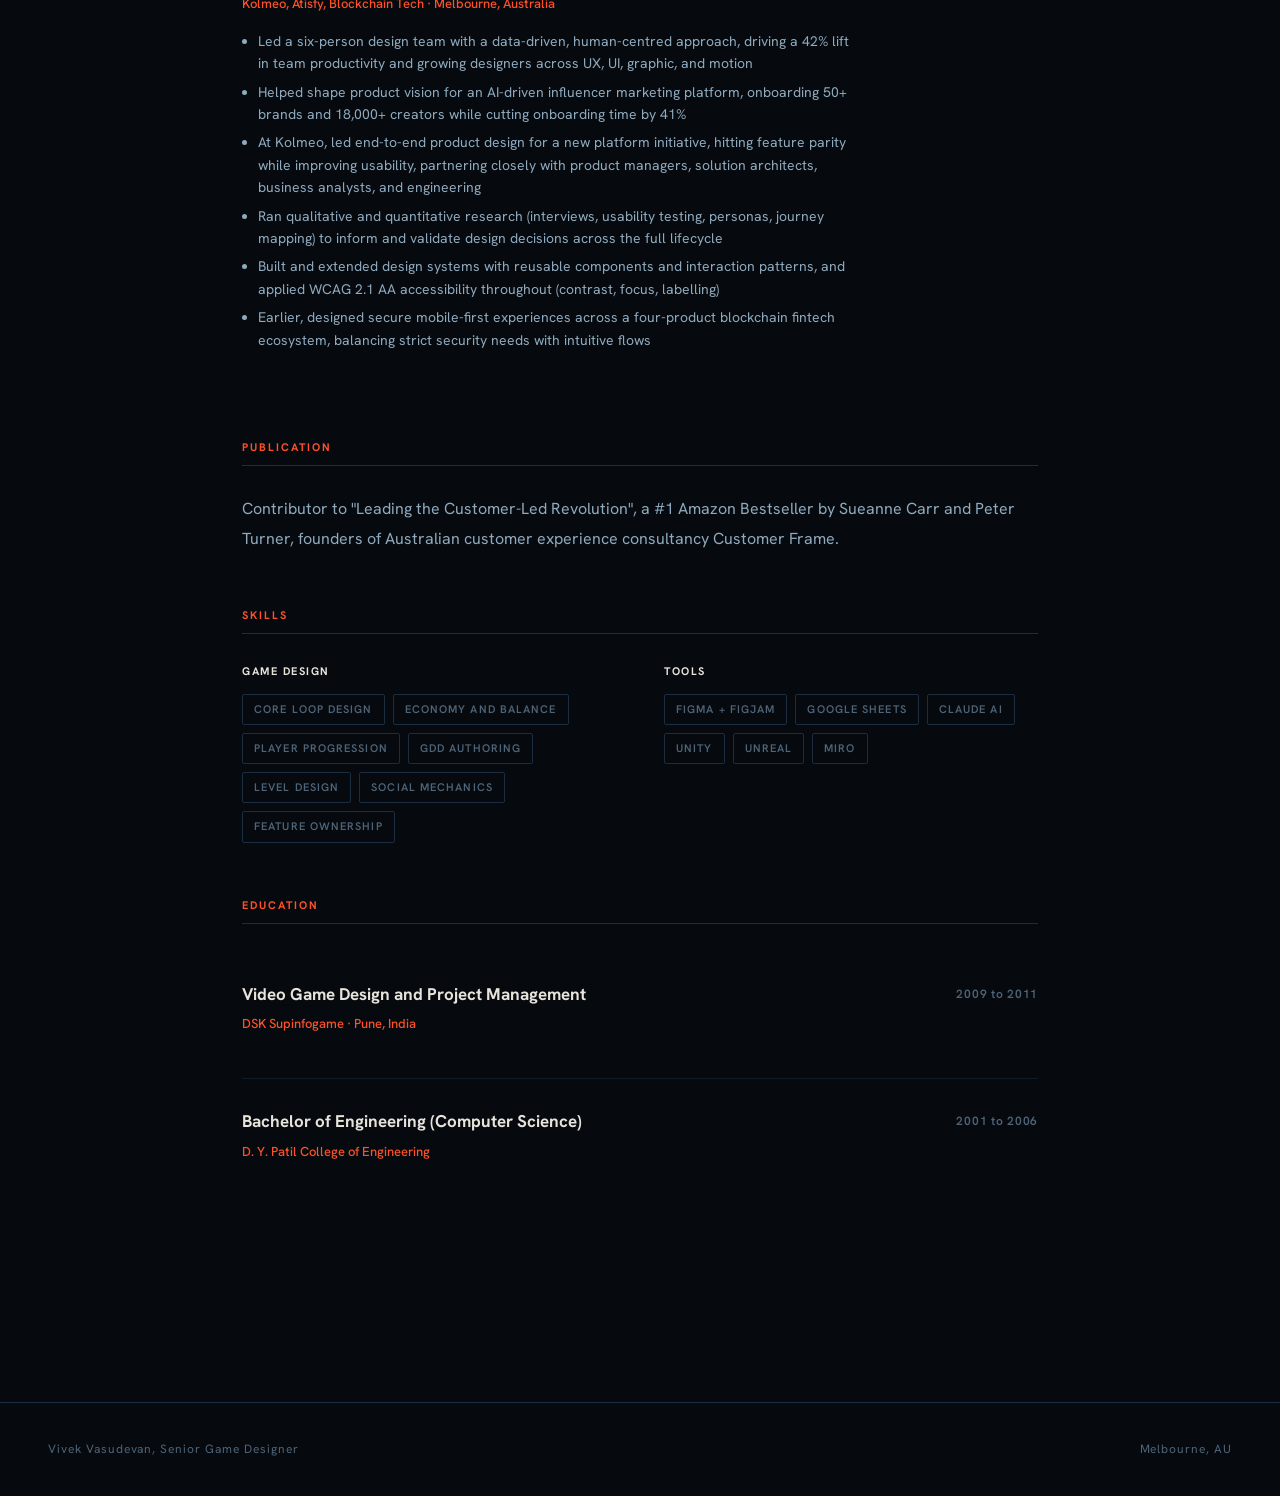
<file: resume.html>
<!DOCTYPE html>
<html lang="en">
<head>
  <meta charset="UTF-8">
  <meta name="viewport" content="width=device-width, initial-scale=1.0">
  <title>Resume · Vivek Vasudevan</title>
  <script>(function(){try{var t=localStorage.getItem('theme')||'dark';document.documentElement.setAttribute('data-theme',t);}catch(e){}})();function toggleTheme(){var h=document.documentElement,t=h.getAttribute('data-theme')==='light'?'dark':'light';h.setAttribute('data-theme',t);try{localStorage.setItem('theme',t);}catch(e){}}</script>
  <link rel="stylesheet" href="styles.css?v=3">
</head>
<body>

  <nav>
    <a class="nav-logo" href="index.html" aria-label="Vivek Vasudevan home"><img src="assets/images/VivekVasudevanDesign_Logo.svg" alt="Vivek Vasudevan Design logo" width="40" height="40" /></a>
    <ul class="nav-links">
      <li><a href="index.html">Work</a></li>
      <li><a href="resume.html" class="active">Resume</a></li>
      <li><button class="theme-toggle" onclick="toggleTheme()" aria-label="Toggle light or dark mode" title="Toggle theme"><svg class="icon-sun" viewBox="0 0 24 24" fill="none" stroke="currentColor" stroke-width="2" stroke-linecap="round" stroke-linejoin="round"><circle cx="12" cy="12" r="4"/><path d="M12 2v2M12 20v2M4.93 4.93l1.41 1.41M17.66 17.66l1.41 1.41M2 12h2M20 12h2M6.34 17.66l-1.41 1.41M19.07 4.93l-1.41 1.41"/></svg><svg class="icon-moon" viewBox="0 0 24 24" fill="none" stroke="currentColor" stroke-width="2" stroke-linecap="round" stroke-linejoin="round"><path d="M21 12.79A9 9 0 1 1 11.21 3 7 7 0 0 0 21 12.79z"/></svg></button></li>
    </ul>
  </nav>

  <div class="container" style="padding-top: calc(var(--nav-height) + 88px); padding-bottom: 100px;">

    <!-- ─── HEADER ─── -->
    <section style="margin-bottom: 64px;">
      <p style="font-family: var(--font-display); font-size: 11px; font-weight: 700; letter-spacing: 0.2em; text-transform: uppercase; color: var(--accent); margin-bottom: 24px;">Resume</p>
      <h1 style="font-size: clamp(40px, 6vw, 72px); margin-bottom: 16px;">Vivek<br>Vasudevan</h1>
      <p style="font-family: var(--font-display); font-size: 20px; font-weight: 600; color: var(--text-secondary); margin-bottom: 8px; max-width: none;">Senior Game Designer · Economy Designer · Studio Founder</p>
      <p style="font-size: 14px; color: var(--muted); max-width: none;">Melbourne, AU</p>
      <div class="tags" style="margin-top: 24px;">
        <span class="tag">16+ Years Experience</span>
        <span class="tag">PC + Mobile Games</span>
        <span class="tag">Economy Design</span>
        <span class="tag">GDD Authoring</span>
        <span class="tag">Startup Leadership</span>
      </div>
    </section>

    <hr class="divider" style="margin-bottom: 64px;">

    <!-- ─── SUMMARY ─── -->
    <div class="resume-section">
      <h3>Summary</h3>
      <p style="font-size: 16px; max-width: none; line-height: 1.85; color: var(--text-secondary);">
        I'm a designer at heart with 16+ years across game design, product design, and creative leadership, and I've loved every version of the work. I've built mobile games, designed player economies, co-founded and led my own studio, and served as Game Director on Mumbai Gullies, India's first open-world third-person shooter for PC, where my design direction and GDD work helped secure the studio's Series A funding. I enjoy joining teams early, untangling complex design problems, and turning ideas into experiences people want to spend time in. My blend of game design and UX lets me balance player needs, business goals, and technical reality, and I've recently woven AI tools like Claude and Figma's AI workflows into my daily practice.
      </p>
    </div>

    <!-- ─── GAME DESIGN ─── -->
    <div class="resume-section">
      <h3>Game Design Experience</h3>

      <div class="job">
        <div>
          <div class="job-title">Independent Design Practice</div>
          <div class="job-company">Melbourne, Australia</div>
          <ul>
            <li>Designing and validating a SaaS product with a partner that helps the delivery arms of commercial goods companies run paperless operations, using AI to rapidly prototype flows and lo-fi wireframes and validate them with stakeholders early</li>
            <li>Helped a small game studio get off the ground, setting up their design and production pipelines and ways of working, which supported them in securing seed funding</li>
            <li>Supported roadmap planning across a multi-title slate, including a shared quiz engine as the connective technical architecture across products</li>
            <li>Worked alongside a four-person team on creative direction, scope, and milestone planning during the studio's early production phase</li>
            <li>Use AI tools (Claude, MCP integrations, Figma AI workflows) daily across design, documentation, presentations, and faster synthesis of research data, and recently built my own responsive portfolio site from scratch in two days using them</li>
          </ul>
        </div>
        <div class="job-date">Jul 2025 to Present</div>
      </div>

      <div class="job">
        <div>
          <div class="job-title">Lead Game Designer / Game Director (Consultant)</div>
          <div class="job-company">GameEon · Mumbai, India</div>
          <ul>
            <li>Acted as de facto Game Director on India's first open-world third-person shooter for PC (GTA-scale), reporting directly to the studio owner</li>
            <li>Authored the foundational GDD defining design direction, systems architecture, and the full feature roadmap, work that helped secure the studio's Series A funding</li>
            <li>Designed the core open-world interaction systems, mission framework, and player economy from the ground up</li>
            <li>Led bilingual design for full English and Hindi parity, a first for an Indian title at this scale</li>
            <li>Coordinated daily across production, art, and story as the sole point of design alignment</li>
          </ul>
        </div>
        <div class="job-date">Oct 2020 to Mar 2022</div>
      </div>

      <div class="job">
        <div>
          <div class="job-title">Design Consultant</div>
          <div class="job-company">Game Marketing Genie · Melbourne, Australia</div>
          <ul>
            <li>Created marketing art assets for a small gaming company as part of an external contract engagement</li>
            <li>Acted as the client point of contact for a game audit project, leading a team to audit the client's codebase and helping polish the gameplay experience</li>
          </ul>
        </div>
        <div class="job-date">Aug 2019 to May 2020</div>
      </div>

      <div class="job">
        <div>
          <div class="job-title">Director and Co-Founder / Lead Designer / Economy Designer</div>
          <div class="job-company">One Eyed Octopus Studios Pvt. Ltd. · Pune, India</div>
          <ul>
            <li>Co-founded the studio and owned all game design from scratch: core loops, economy, progression, UI/UX, and GDDs across multiple projects over five years</li>
            <li>Drove product direction from ideation to playable builds with full creative and feature ownership at startup stage</li>
            <li>Led design on a gamified learning project for client Imbibeo, teaching children subjects like history and geography through play, working directly with the client to get a proof of concept investor-ready</li>
            <li>Led design and development for client SportSim, creating three interactive games for large touchscreen displays used at live events to capture data from booth visitors</li>
            <li>Doubled as part-time Producer, handling sprint planning, milestone tracking, dependency management, and external communication</li>
          </ul>
        </div>
        <div class="job-date">Nov 2013 to Jun 2018</div>
      </div>

      <div class="job">
        <div>
          <div class="job-title">Game Designer (Consultant)</div>
          <div class="job-company">kickAlive · France (engaged through One Eyed Octopus Studios)</div>
          <ul>
            <li>Co-designed core mechanics for a social casual Facebook game built around pet nurture, breeding, and collection</li>
            <li>Built a genetics-driven breeding system for creating new species through strategic pairing, plus item-effect systems where room decoration modified pet stats, moods, and breeding readiness</li>
            <li>Took independent design direction with minimal oversight at the startup's growth stage</li>
          </ul>
        </div>
        <div class="job-date">May 2016 to Dec 2016</div>
      </div>

      <div class="job">
        <div>
          <div class="job-title">Lead Designer</div>
          <div class="job-company">Jump / Zapak / Reliance Games · Pune, India</div>
          <ul>
            <li>Lead Designer at a major mobile publisher working with global IP including Warner Bros, DreamWorks, and Sony Pictures</li>
            <li>Led a team of designers across multiple concurrent projects, owning design direction and quality</li>
            <li>Co-created and co-designed games for Hollywood IP (such as After Earth) alongside Canadian studio Behaviour Interactive, gaining direct experience inside large IP licensing and partner-facing workflows</li>
            <li>Covered game, level, economy, and UI design across multiple titles, and stepped in as Lead to carry a game through to completion</li>
          </ul>
        </div>
        <div class="job-date">Jan 2012 to Nov 2013</div>
      </div>
    </div>

    <!-- ─── PRODUCT AND UX ─── -->
    <div class="resume-section">
      <h3>Product and UX Design Experience</h3>

      <div class="job">
        <div>
          <div class="job-title">Senior Product Designer / Lead Product UX Designer / UX Designer</div>
          <div class="job-company">Kolmeo, Atisfy, Blockchain Tech · Melbourne, Australia</div>
          <ul>
            <li>Led a six-person design team with a data-driven, human-centred approach, driving a 42% lift in team productivity and growing designers across UX, UI, graphic, and motion</li>
            <li>Helped shape product vision for an AI-driven influencer marketing platform, onboarding 50+ brands and 18,000+ creators while cutting onboarding time by 41%</li>
            <li>At Kolmeo, led end-to-end product design for a new platform initiative, hitting feature parity while improving usability, partnering closely with product managers, solution architects, business analysts, and engineering</li>
            <li>Ran qualitative and quantitative research (interviews, usability testing, personas, journey mapping) to inform and validate design decisions across the full lifecycle</li>
            <li>Built and extended design systems with reusable components and interaction patterns, and applied WCAG 2.1 AA accessibility throughout (contrast, focus, labelling)</li>
            <li>Earlier, designed secure mobile-first experiences across a four-product blockchain fintech ecosystem, balancing strict security needs with intuitive flows</li>
          </ul>
        </div>
        <div class="job-date">Jul 2018 to Oct 2025</div>
      </div>
    </div>

    <!-- ─── PUBLICATION ─── -->
    <div class="resume-section">
      <h3>Publication</h3>
      <p style="font-size: 16px; max-width: none; line-height: 1.85; color: var(--text-secondary);">
        Contributor to "Leading the Customer-Led Revolution", a #1 Amazon Bestseller by Sueanne Carr and Peter Turner, founders of Australian customer experience consultancy Customer Frame.
      </p>
    </div>

    <!-- ─── SKILLS ─── -->
    <div class="resume-section">
      <h3>Skills</h3>
      <div style="display: grid; grid-template-columns: repeat(auto-fit, minmax(220px, 1fr)); gap: 32px 48px;">
        <div>
          <p style="font-family: var(--font-display); font-size: 11px; font-weight: 700; letter-spacing: 0.14em; text-transform: uppercase; color: var(--text); margin-bottom: 12px; max-width: none;">Game Design</p>
          <div class="skills-list">
            <span class="tag">Core Loop Design</span>
            <span class="tag">Economy and Balance</span>
            <span class="tag">Player Progression</span>
            <span class="tag">GDD Authoring</span>
            <span class="tag">Level Design</span>
            <span class="tag">Social Mechanics</span>
            <span class="tag">Feature Ownership</span>
          </div>
        </div>
        <div>
          <p style="font-family: var(--font-display); font-size: 11px; font-weight: 700; letter-spacing: 0.14em; text-transform: uppercase; color: var(--text); margin-bottom: 12px; max-width: none;">Tools</p>
          <div class="skills-list">
            <span class="tag">Figma + FigJam</span>
            <span class="tag">Google Sheets</span>
            <span class="tag">Claude AI</span>
            <span class="tag">Unity</span>
            <span class="tag">Unreal</span>
            <span class="tag">Miro</span>
          </div>
        </div>
      </div>
    </div>

    <!-- ─── EDUCATION ─── -->
    <div class="resume-section">
      <h3>Education</h3>
      <div class="job">
        <div>
          <div class="job-title">Video Game Design and Project Management</div>
          <div class="job-company">DSK Supinfogame · Pune, India</div>
        </div>
        <div class="job-date">2009 to 2011</div>
      </div>

      <div class="job">
        <div>
          <div class="job-title">Bachelor of Engineering (Computer Science)</div>
          <div class="job-company">D. Y. Patil College of Engineering</div>
        </div>
        <div class="job-date">2001 to 2006</div>
      </div>
    </div>

  </div>

  <footer>
    <p>Vivek Vasudevan, Senior Game Designer</p>
    <p>Melbourne, AU</p>
  </footer>

</body>
</html>
</file>
<file: styles.css>
@import url('https://fonts.googleapis.com/css2?family=Hanken+Grotesk:wght@300;400;500;600;700;800&display=swap');

:root {
  --bg: #060A0F;
  --surface: #0C1420;
  --surface-hover: #111C2A;
  --border: #1C2D3F;
  --text: #E8E4DC;
  --text-secondary: #8FAABE;
  --muted: #4E6478;
  --accent: #FF5028;
  --accent-dim: rgba(255,80,40,0.12);
  --teal: #00BFA8;
  --font-display: 'Hanken Grotesk', sans-serif;
  --font-body: 'Hanken Grotesk', sans-serif;
  --nav-height: 68px;
  --content-width: 860px;
  --wide-width: 1200px;
  --gap: clamp(60px, 8vw, 96px);
  --nav-bg: rgba(6,10,15,0.92);
}

/* ─── LIGHT THEME ─── */
html[data-theme="light"] {
  --bg: #FBFAF8;
  --surface: #FFFFFF;
  --surface-hover: #F1EFEA;
  --border: #E4E0D6;
  --text: #16130F;
  --text-secondary: #4F5B66;
  --muted: #8A93A0;
  --accent: #FF5028;
  --accent-dim: rgba(255,80,40,0.10);
  --teal: #009E8C;
  --nav-bg: rgba(251,250,248,0.9);
}
html[data-theme="light"] body::after { opacity: 0.25; }

* { margin: 0; padding: 0; box-sizing: border-box; }
html { scroll-behavior: smooth; }

body {
  background: var(--bg);
  color: var(--text);
  font-family: var(--font-body);
  font-size: 16px;
  line-height: 1.75;
  -webkit-font-smoothing: antialiased;
}

body::after {
  content: '';
  position: fixed;
  inset: 0;
  pointer-events: none;
  z-index: 9999;
  background-image: url("data:image/svg+xml,%3Csvg xmlns='http://www.w3.org/2000/svg' width='300' height='300'%3E%3Cfilter id='n'%3E%3CfeTurbulence type='fractalNoise' baseFrequency='0.75' numOctaves='4' stitchTiles='stitch'/%3E%3CfeColorMatrix type='saturate' values='0'/%3E%3C/filter%3E%3Crect width='300' height='300' filter='url(%23n)' opacity='0.05'/%3E%3C/svg%3E");
  opacity: 0.5;
}

/* ─── NAV ─── */
nav {
  position: fixed;
  top: 0; left: 0; right: 0;
  height: var(--nav-height);
  z-index: 200;
  display: flex;
  align-items: center;
  justify-content: space-between;
  padding: 0 48px;
  background: var(--nav-bg);
  backdrop-filter: blur(16px);
  border-bottom: 1px solid var(--border);
}

/* ─── THEME TOGGLE ─── */
.nav-links { align-items: center; }
.theme-toggle {
  display: inline-flex; align-items: center; justify-content: center;
  width: 34px; height: 34px; padding: 0;
  background: none; border: 1px solid var(--border); border-radius: 8px;
  color: var(--text-secondary); cursor: pointer;
  transition: color 0.2s, border-color 0.2s;
}
.theme-toggle:hover { color: var(--text); border-color: var(--muted); }
.theme-toggle svg { width: 17px; height: 17px; }
.theme-toggle .icon-moon { display: none; }
.theme-toggle .icon-sun { display: block; }
html[data-theme="light"] .theme-toggle .icon-sun { display: none; }
html[data-theme="light"] .theme-toggle .icon-moon { display: block; }

.nav-logo {
  display: inline-flex;
  align-items: center;
  font-family: var(--font-display);
  font-weight: 800;
  font-size: 18px;
  letter-spacing: 0.06em;
  color: var(--text);
  text-decoration: none;
}

.nav-logo img {
  display: block;
  width: 40px;
  height: 40px;
  border-radius: 8px;
}

.nav-links {
  display: flex;
  gap: 32px;
  list-style: none;
}

.nav-links a {
  font-size: 12px;
  font-weight: 500;
  letter-spacing: 0.12em;
  text-transform: uppercase;
  color: var(--muted);
  text-decoration: none;
  transition: color 0.2s;
}

.nav-links a:hover,
.nav-links a.active { color: var(--text); }

/* ─── LAYOUT ─── */
.container {
  max-width: var(--content-width);
  margin: 0 auto;
  padding: 0 32px;
}

.wide {
  max-width: var(--wide-width);
  margin: 0 auto;
  padding: 0 48px;
}

/* ─── TYPOGRAPHY ─── */
h1, h2, h3, h4 {
  font-family: var(--font-display);
  line-height: 1.1;
  font-weight: 700;
}

h1 { font-size: clamp(44px, 6.5vw, 84px); font-weight: 800; letter-spacing: -0.02em; }
h2 { font-size: clamp(26px, 3.5vw, 38px); letter-spacing: -0.01em; }
h3 { font-size: clamp(18px, 2vw, 22px); }

p { color: var(--text-secondary); }

.lead {
  font-size: clamp(17px, 2vw, 21px);
  color: var(--text-secondary);
  max-width: 640px;
  line-height: 1.65;
}

/* ─── TAGS ─── */
.tag {
  display: inline-block;
  font-size: 11px;
  font-weight: 600;
  letter-spacing: 0.1em;
  text-transform: uppercase;
  padding: 5px 11px;
  border: 1px solid var(--border);
  color: var(--muted);
  border-radius: 2px;
}

.tag-accent {
  border-color: rgba(255,80,40,0.3);
  color: var(--accent);
  background: var(--accent-dim);
}

.tag-teal {
  border-color: rgba(0,191,168,0.25);
  color: var(--teal);
  background: rgba(0,191,168,0.07);
}

.tags { display: flex; flex-wrap: wrap; gap: 8px; }

/* ─── DIVIDER ─── */
.divider { border: none; border-top: 1px solid var(--border); }

/* ─── SECTION LABEL ─── */
.section-label {
  display: flex;
  align-items: center;
  gap: 16px;
  margin-bottom: 48px;
}

.section-label .num {
  font-family: var(--font-display);
  font-size: 11px;
  font-weight: 700;
  letter-spacing: 0.18em;
  color: var(--accent);
}

.section-label h4 {
  font-family: var(--font-display);
  font-size: 11px;
  font-weight: 600;
  letter-spacing: 0.18em;
  text-transform: uppercase;
  color: var(--muted);
}

.section-label::after {
  content: '';
  flex: 1;
  height: 1px;
  background: var(--border);
}

/* ─── PROJECT CARDS ─── */
.projects-grid {
  display: grid;
  grid-template-columns: repeat(2, 1fr);
  gap: 2px;
  margin-top: 48px;
}

.project-card {
  display: block;
  background: var(--surface);
  padding: 40px 32px;
  text-decoration: none;
  border: 1px solid var(--border);
  transition: background 0.2s, transform 0.2s;
  position: relative;
  overflow: hidden;
}

.project-card::after {
  content: '';
  position: absolute;
  bottom: 0; left: 0;
  width: 0; height: 2px;
  background: var(--accent);
  transition: width 0.35s ease;
}

.project-card:hover::after { width: 100%; }
.project-card:hover { background: var(--surface-hover); transform: translateY(-2px); }

.card-meta {
  display: flex;
  align-items: center;
  gap: 10px;
  margin-bottom: 20px;
}

.card-num {
  font-family: var(--font-display);
  font-size: 11px;
  font-weight: 700;
  letter-spacing: 0.14em;
  color: var(--accent);
}

.card-type {
  font-size: 11px;
  font-weight: 500;
  letter-spacing: 0.08em;
  text-transform: uppercase;
  color: var(--muted);
}

.project-card h3 {
  font-size: 22px;
  color: var(--text);
  margin-bottom: 12px;
  line-height: 1.25;
}

.project-card > p {
  font-size: 14px;
  color: var(--muted);
  margin-bottom: 28px;
  max-width: 100%;
  line-height: 1.6;
}

.card-footer {
  display: flex;
  align-items: center;
  justify-content: space-between;
}

.card-arrow {
  font-size: 18px;
  color: var(--accent);
  opacity: 0;
  transition: opacity 0.2s, transform 0.2s;
}

.project-card:hover .card-arrow { opacity: 1; transform: translateX(4px); }

/* ─── CASE STUDY HERO ─── */
.cs-hero {
  padding-top: calc(var(--nav-height) + 88px);
  padding-bottom: 80px;
}

.cs-hero .eyebrow {
  font-family: var(--font-display);
  font-size: 11px;
  font-weight: 700;
  letter-spacing: 0.2em;
  text-transform: uppercase;
  color: var(--accent);
  margin-bottom: 28px;
}

.cs-meta {
  display: flex;
  flex-wrap: wrap;
  gap: 10px;
  margin-top: 36px;
  padding-top: 36px;
  border-top: 1px solid var(--border);
}

/* ─── CASE STUDY BODY ─── */
.cs-section {
  padding: 72px 0;
  border-top: 1px solid var(--border);
}

.cs-section h2 { margin-bottom: 24px; }

.cs-section p + p { margin-top: 16px; }

.cs-section ul, .cs-section ol {
  padding-left: 20px;
  color: var(--text-secondary);
}

.cs-section li { margin-bottom: 8px; }

/* ─── INFO GRID ─── */
.info-grid {
  display: grid;
  grid-template-columns: repeat(auto-fit, minmax(190px, 1fr));
  gap: 2px;
  margin-top: 40px;
}

.info-block {
  background: var(--surface);
  padding: 26px 28px;
  border: 1px solid var(--border);
}

.info-block .label {
  font-family: var(--font-display);
  font-size: 10px;
  font-weight: 700;
  letter-spacing: 0.16em;
  text-transform: uppercase;
  color: var(--accent);
  margin-bottom: 8px;
}

.info-block .value {
  font-family: var(--font-display);
  font-size: 15px;
  font-weight: 600;
  color: var(--text);
  line-height: 1.35;
}

/* ─── SYSTEM BLOCKS ─── */
.system-block {
  background: var(--surface);
  border: 1px solid var(--border);
  border-left: 3px solid var(--border);
  padding: 28px 32px;
  margin-top: 16px;
  transition: border-left-color 0.2s;
}

.system-block:hover { border-left-color: var(--accent); }

.system-block h3 {
  font-size: 17px;
  color: var(--text);
  margin-bottom: 10px;
}

.system-block p {
  font-size: 15px;
  line-height: 1.7;
  max-width: none;
}

/* ─── QUOTE ─── */
.quote-block {
  border-left: 3px solid var(--accent);
  padding: 20px 28px;
  margin: 32px 0;
  background: var(--surface);
}

.quote-block p {
  font-family: var(--font-display);
  font-size: 17px;
  font-weight: 600;
  color: var(--text);
  max-width: 100%;
  line-height: 1.5;
}

/* ─── VIDEO ─── */
.video-wrap {
  position: relative;
  padding-bottom: 56.25%;
  margin-top: 40px;
  background: var(--surface);
  border: 1px solid var(--border);
}

.video-wrap iframe {
  position: absolute;
  inset: 0;
  width: 100%;
  height: 100%;
  border: none;
}

/* ─── TO-CONFIRM PLACEHOLDER (swap for real text) ─── */
.tbc {
  background: var(--accent-dim);
  color: var(--accent);
  border: 1px dashed rgba(255,80,40,0.4);
  border-radius: 2px;
  padding: 0 6px;
  font-size: 0.92em;
  font-weight: 500;
  white-space: nowrap;
}

/* ─── MEDIA / IMAGES ─── */
.media { margin-top: 40px; }
.media + .media { margin-top: 24px; }

/* real image figure */
.media figure { margin: 0; }
.media img {
  display: block;
  width: 100%;
  height: auto;
  border: 1px solid var(--border);
  background: var(--surface);
}

/* full-bleed key art that breaks out of the text column */
.media-wide { margin-top: 48px; }

/* image gallery grid */
.media-gallery {
  display: grid;
  gap: 2px;
  margin-top: 40px;
}
.media-gallery.cols-2 { grid-template-columns: repeat(2, 1fr); }
.media-gallery.cols-3 { grid-template-columns: repeat(3, 1fr); }

/* caption */
.media figcaption,
.media-caption {
  margin-top: 12px;
  font-size: 12px;
  line-height: 1.5;
  letter-spacing: 0.02em;
  color: var(--muted);
}
.media figcaption strong,
.media-caption strong { color: var(--text-secondary); font-weight: 600; }

/* ─── IMAGE PLACEHOLDER (swap for a real <img> when art is ready) ─── */
.img-ph {
  display: flex;
  flex-direction: column;
  align-items: center;
  justify-content: center;
  gap: 10px;
  text-align: center;
  padding: 28px;
  background:
    repeating-linear-gradient(45deg, rgba(255,80,40,0.025) 0 12px, transparent 12px 24px),
    var(--surface);
  border: 1px dashed var(--border);
  color: var(--muted);
  min-height: 220px;
}
.img-ph .ph-icon {
  font-family: var(--font-display);
  font-size: 11px;
  font-weight: 700;
  letter-spacing: 0.16em;
  text-transform: uppercase;
  color: var(--accent);
}
.img-ph .ph-title {
  font-family: var(--font-display);
  font-size: 16px;
  font-weight: 700;
  color: var(--text);
  max-width: 520px;
  line-height: 1.3;
}
.img-ph .ph-desc { font-size: 13px; line-height: 1.6; color: var(--text-secondary); max-width: 560px; }
.img-ph .ph-spec {
  font-size: 11px;
  letter-spacing: 0.06em;
  color: var(--muted);
  border-top: 1px solid var(--border);
  padding-top: 10px;
  margin-top: 4px;
}
/* ratio helpers for placeholders */
.img-ph.r-wide   { aspect-ratio: 16 / 9; min-height: 0; }
.img-ph.r-ultra  { aspect-ratio: 21 / 9; min-height: 0; }
.img-ph.r-square { aspect-ratio: 1 / 1;  min-height: 0; }
.img-ph.r-port   { aspect-ratio: 3 / 4;  min-height: 0; }

@media (max-width: 640px) {
  .media-gallery.cols-3 { grid-template-columns: repeat(2, 1fr); }
}

/* ─── PROJECT NAV ─── */
.project-nav {
  display: flex;
  justify-content: space-between;
  padding: 48px 0;
  border-top: 1px solid var(--border);
  margin-top: 80px;
}

.project-nav a {
  text-decoration: none;
  color: var(--muted);
  font-size: 12px;
  font-weight: 600;
  letter-spacing: 0.1em;
  text-transform: uppercase;
  transition: color 0.2s;
}

.project-nav a:hover { color: var(--accent); }

/* ─── RESUME ─── */
.resume-section { margin-bottom: 56px; }

.resume-section > h3 {
  font-size: 11px;
  font-weight: 700;
  letter-spacing: 0.18em;
  text-transform: uppercase;
  color: var(--accent);
  margin-bottom: 28px;
  padding-bottom: 12px;
  border-bottom: 1px solid var(--border);
}

.job {
  display: grid;
  grid-template-columns: 1fr 160px;
  gap: 16px;
  padding: 28px 0;
  border-bottom: 1px solid rgba(28,45,63,0.5);
}

.job:last-child { border-bottom: none; }

.job-title {
  font-family: var(--font-display);
  font-size: 17px;
  font-weight: 700;
  color: var(--text);
  margin-bottom: 4px;
}

.job-company {
  font-size: 13px;
  color: var(--accent);
  margin-bottom: 14px;
  font-weight: 500;
}

.job-date {
  font-family: var(--font-display);
  font-size: 12px;
  font-weight: 600;
  letter-spacing: 0.06em;
  color: var(--muted);
  text-align: right;
  padding-top: 4px;
}

.job ul {
  padding-left: 16px;
  color: var(--text-secondary);
  font-size: 14px;
}

.job li { margin-bottom: 6px; line-height: 1.6; }

.skills-list { display: flex; flex-wrap: wrap; gap: 8px; }

/* ─── FOOTER ─── */
footer {
  border-top: 1px solid var(--border);
  padding: 36px 48px;
  display: flex;
  align-items: center;
  justify-content: space-between;
  margin-top: 40px;
}

footer p {
  font-size: 12px;
  letter-spacing: 0.08em;
  color: var(--muted);
  max-width: none;
}

/* ─── HOME HERO ─── */
.home-hero {
  padding-top: calc(var(--nav-height) + 128px);
  padding-bottom: 128px;
  position: relative;
  overflow: hidden;
}

.hero-glow-1 {
  position: absolute;
  top: -150px; right: -80px;
  width: 560px; height: 560px;
  background: radial-gradient(circle, rgba(255,80,40,0.07) 0%, transparent 68%);
  pointer-events: none;
}

.hero-glow-2 {
  position: absolute;
  bottom: -80px; left: -40px;
  width: 380px; height: 380px;
  background: radial-gradient(circle, rgba(0,191,168,0.04) 0%, transparent 68%);
  pointer-events: none;
}

.home-hero .eyebrow {
  font-family: var(--font-display);
  font-size: 11px;
  font-weight: 700;
  letter-spacing: 0.22em;
  text-transform: uppercase;
  color: var(--accent);
  margin-bottom: 28px;
}

/* ─── ABOUT STRIP ─── */
.about-strip {
  background: var(--surface);
  border-top: 1px solid var(--border);
  border-bottom: 1px solid var(--border);
}

.about-inner {
  display: grid;
  grid-template-columns: 200px 1fr;
  gap: 80px;
  align-items: start;
  padding: 72px 48px;
  max-width: var(--wide-width);
  margin: 0 auto;
}

.about-inner h2 {
  font-size: 22px;
  line-height: 1.3;
  color: var(--text);
}

/* ─── SKILLS STRIP ─── */
.skills-categories {
  display: grid;
  grid-template-columns: repeat(4, 1fr);
  gap: 2px;
  margin-top: 40px;
}

.skill-cat {
  background: var(--surface);
  padding: 28px;
  border: 1px solid var(--border);
}

.skill-cat > h4 {
  font-family: var(--font-display);
  font-size: 10px;
  font-weight: 700;
  letter-spacing: 0.16em;
  text-transform: uppercase;
  color: var(--accent);
  margin-bottom: 18px;
}

.skill-cat ul { list-style: none; padding: 0; }

.skill-cat li {
  font-size: 14px;
  color: var(--text-secondary);
  padding: 7px 0;
  border-bottom: 1px solid var(--border);
  line-height: 1.4;
}

.skill-cat li:last-child { border-bottom: none; }

/* ─── ANIMATIONS ─── */
@keyframes fadeUp {
  from { opacity: 0; transform: translateY(20px); }
  to   { opacity: 1; transform: translateY(0); }
}

.animate-1 { animation: fadeUp 0.65s ease both; }
.animate-2 { animation: fadeUp 0.65s 0.08s ease both; }
.animate-3 { animation: fadeUp 0.65s 0.18s ease both; }
.animate-4 { animation: fadeUp 0.65s 0.28s ease both; }

/* ─── RESPONSIVE ─── */
@media (max-width: 900px) {
  .projects-grid { grid-template-columns: 1fr; }
  .skills-categories { grid-template-columns: repeat(2, 1fr); }
  .about-inner { grid-template-columns: 1fr; gap: 28px; }
}

@media (max-width: 640px) {
  nav { padding: 0 20px; }
  .nav-logo { font-size: 15px; }
  .wide { padding: 0 20px; }
  .container { padding: 0 20px; }
  .skills-categories { grid-template-columns: 1fr; }
  .job { grid-template-columns: 1fr; }
  .job-date { text-align: left; }
  footer { padding: 28px 20px; flex-direction: column; gap: 8px; }
}
</file>
<file: assets/shared.css>
/*
 * ─────────────────────────────────────────────────────────
 *  SHARED DESIGN SYSTEM - Vivek Vasudevan Portfolio
 *  shared.css  |  v2.0
 *
 *  HOW IT WORKS
 *  ────────────
 *  1. Link this file BEFORE any page-specific <style> block.
 *  2. Add data-cs="[case-study]" to the <html> tag of each page.
 *     Valid values: atisfyreach | atisfyre | jinance | coinloop | mantro | cosmic-sentry
 *  3. Use the CSS custom properties (var(--...)) in page styles.
 *  4. Dark-mode toggle continues to use data-theme="dark" on <html>
 *     (separate attribute, no conflict).
 * ─────────────────────────────────────────────────────────
 */

/* ═══════════════════════════════════════════════════════
   1. FONTS - all Google Fonts in one network request
   ═══════════════════════════════════════════════════════ */

/* Work Sans (index, about, atisfyre, jinance, coinloop - UI chrome on every page) */
/* Poppins  (atisfyreach headings, mantro) */
/* Lato     (atisfyreach body copy) */
@import url('https://fonts.googleapis.com/css2?family=Work+Sans:ital,wght@0,400;0,500;0,600;0,700;0,800;1,400&family=Poppins:ital,wght@0,400;0,500;0,600;0,700;0,800;1,700&family=Lato:ital,wght@0,400;0,700;1,700&display=swap');

/* ─── Moonglade DEMO (Cosmic Sentry) ─────────────────── */
/* Place the font file at: assets/fonts/MoongladeDemo.woff2  */
/* (download from wherever you sourced Moonglade DEMO)       */
@font-face {
  font-family: 'Moonglade DEMO';
  src: url('fonts/MoongladeDemo.woff2') format('woff2'),
       url('fonts/MoongladeDemo.woff')  format('woff');
  font-weight: 400;
  font-style: normal;
  font-display: swap;
}

/* ═══════════════════════════════════════════════════════
   2. BASE DESIGN TOKENS  (:root = default / Work Sans pages)
   ═══════════════════════════════════════════════════════ */
:root {
  /* ── Typography ──────────────────────────────────────── */
  --font-heading : 'Work Sans', sans-serif;
  --font-body    : 'Work Sans', sans-serif;
  --font-ui      : 'Work Sans', sans-serif; /* nav, labels, captions - always Work Sans */

  /* ── Colour ──────────────────────────────────────────── */
  --color-text        : #2b2b2b;
  --color-text-light  : #555;
  --color-text-muted  : #888;
  --color-bg          : #fff;
  --color-bg-alt      : #f9f6f6; /* page gradient start/end */
  --color-surface     : #fff;    /* card / panel background */
  --color-accent      : #175cfe; /* primary CTA blue */
  --color-accent-hover: #0f4bdb;
  --color-border      : #e5e5e5;

  /* ── Spacing ─────────────────────────────────────────── */
  --page-max      : 1440px;
  --content-width : 1200px;
  --inner-width   : 1160px;
  --section-gap   : 120px;  /* vertical space between sections */

  /* ── Radii ───────────────────────────────────────────── */
  --radius-card : 20px;
  --radius-btn  : 8px;
  --radius-pill : 100px;
  --radius-chip : 6px;

  /* ── Shadows ─────────────────────────────────────────── */
  --shadow-card : 0 4px 32px rgba(0,0,0,0.07);
  --shadow-btn  : 0 2px 12px rgba(23,92,254,0.18);

  /* ── Transitions ─────────────────────────────────────── */
  --transition-fast   : 0.15s ease;
  --transition-normal : 0.25s ease;
  --transition-slow   : 0.4s ease;
}

/* ═══════════════════════════════════════════════════════
   3. PER-CASE-STUDY TYPOGRAPHY OVERRIDES
      These only change font tokens; all other tokens
      inherit from :root above.
   ═══════════════════════════════════════════════════════ */

/* ── AtisfyReach: Poppins headings + Lato body ───────── */
[data-cs="atisfyreach"] {
  --font-heading    : 'Poppins', sans-serif;
  --font-body       : 'Lato', sans-serif;
  --color-accent    : #175cfe;
  --color-accent-dk : #2f4476;  /* darker variant used in dark-mode bg */
}

/* ── Atisfyre: Work Sans + Atisfyre brand red/yellow ─── */
[data-cs="atisfyre"] {
  --font-heading    : 'Work Sans', sans-serif;
  --font-body       : 'Work Sans', sans-serif;
  --color-accent    : #F7161D;  /* Atisfyre red */
  --color-accent-alt: #FFE600;  /* Atisfyre yellow */
}

/* ── Jinance: Work Sans + Jinance gold ───────────────── */
[data-cs="jinance"] {
  --font-heading    : 'Work Sans', sans-serif;
  --font-body       : 'Work Sans', sans-serif;
  --color-accent    : #EDB702;  /* Jinance gold */
  --color-surface-dk: #171E28;  /* Jinance dark nav/bg */
}

/* ── Coinloop: Work Sans + Coinloop blue ─────────────── */
[data-cs="coinloop"] {
  --font-heading    : 'Work Sans', sans-serif;
  --font-body       : 'Work Sans', sans-serif;
  --color-accent    : #0264B6;  /* Coinloop blue */
  --color-accent-50 : rgba(2, 100, 182, 0.5);
  --color-muted-bg  : #B3B3B3;  /* Coinloop gray bg */
}

/* ── Mantro: Poppins + Mantro red ────────────────────── */
[data-cs="mantro"] {
  --font-heading    : 'Poppins', sans-serif;
  --font-body       : 'Poppins', sans-serif;
  --color-accent    : #FF3D3D;  /* Mantro red */
  --color-accent-alt: #E9BC48;  /* Mantro gold */
}

/* ── Cosmic Sentry: Moonglade DEMO headings ──────────── */
[data-cs="cosmic-sentry"] {
  --font-heading : 'Moonglade DEMO', sans-serif;
  --font-body    : 'Work Sans', sans-serif; /* body stays readable */
}

/* ═══════════════════════════════════════════════════════
   4. MINIMAL BASE RESET
      Safe to apply globally - matches existing page resets
      so adding this file won't change anything visually.
   ═══════════════════════════════════════════════════════ */
*, *::before, *::after {
  box-sizing: border-box;
  margin: 0;
  padding: 0;
}

html {
  scroll-behavior: smooth;
}

/* ═══════════════════════════════════════════════════════
   5. REVEAL ANIMATION
      Scroll-triggered entrance. JS adds .visible when
      element enters the viewport.
   ═══════════════════════════════════════════════════════ */
.reveal {
  opacity: 0;
  transform: translateY(24px);
  transition: opacity 0.6s ease, transform 0.6s ease;
}
.reveal.visible {
  opacity: 1;
  transform: none;
}

/* ═══════════════════════════════════════════════════════
   6. NAVIGATION
      Shared across all pages. Pages with unique nav class
      names (e.g. .cl-nav-wrap, .mt-nav) keep their own
      styles for now.
   ═══════════════════════════════════════════════════════ */
.nav-wrap {
  position: sticky;
  top: 0;
  z-index: 100;
  width: 100%;
  padding: 0 20px;
}

nav {
  background: #ffffff;
  border-radius: 0 0 20px 20px;
  height: 82px;
  padding: 0 20px;
  display: flex;
  align-items: center;
  justify-content: space-between;
  max-width: var(--content-width);
  margin: 0 auto;
  box-shadow: 0 2px 0 rgba(0,0,0,0.05), 0 4px 16px rgba(0,0,0,0.06);
  transition: box-shadow 0.3s ease;
}
nav.scrolled {
  box-shadow: 0 2px 0 rgba(0,0,0,0.06), 0 8px 24px rgba(0,0,0,0.1);
}

.nav-brand {
  display: flex;
  align-items: center;
  gap: 9px;
  text-decoration: none;
}
.nav-logo {
  width: 48px;
  height: 48px;
  background: #000;
  border-radius: 8px;
  padding: 4px;
  position: relative;
  flex-shrink: 0;
}
.nav-logo img {
  position: absolute;
  top: 29.17%;
  right: 8.33%;
  bottom: 29.17%;
  left: 8.33%;
  width: auto;
  height: auto;
  max-width: 100%;
  max-height: 100%;
  object-fit: contain;
}
.nav-name {
  font-size: 20px;
  font-weight: 700;
  color: #000;
  white-space: nowrap;
}

.nav-links {
  display: flex;
  gap: 24px;
  align-items: center;
  list-style: none;
}
.nav-links a, .nav-links button {
  font-family: var(--font-ui);
  font-size: 16px;
  font-weight: 500;
  color: #2b2b2b;
  text-decoration: none;
  background: none;
  border: none;
  cursor: pointer;
  padding: 8px;
  opacity: 0.4;
  transition: opacity 0.2s;
  display: block;
}
.nav-links li.active a,
.nav-links li.active button {
  opacity: 1;
  border-bottom: 2px solid #2b2b2b;
}
.nav-links a:hover, .nav-links button:hover { opacity: 0.8; }

/* ─── Hamburger button ───────────────────────────────── */
.nav-hamburger {
  display: none;
  flex-direction: column;
  gap: 4px;
  background: none;
  border: none;
  cursor: pointer;
  padding: 8px;
  flex-shrink: 0;
  width: 48px;
  height: 48px;
  align-items: center;
  justify-content: center;
}
.nav-hamburger span {
  display: block;
  width: 32px;
  height: 4px;
  background: #2b2b2b;
  border-radius: 22px;
  transition: transform 0.3s ease, opacity 0.3s ease;
}
.nav-hamburger.open span:nth-child(1) { transform: translateY(8px) rotate(45deg); }
.nav-hamburger.open span:nth-child(2) { opacity: 0; transform: scaleX(0); }
.nav-hamburger.open span:nth-child(3) { transform: translateY(-8px) rotate(-45deg); }

/* ─── Mobile menu overlay ────────────────────────────── */
.mobile-menu {
  display: none;
  flex-direction: column;
  gap: 12px;
  background: #fff;
  border-top: 1px solid rgba(0,0,0,0.08);
  padding: 8px 0 16px;
  position: absolute;
  top: 82px;
  left: 0;
  right: 0;
  z-index: 99;
  box-shadow: 0 8px 24px rgba(0,0,0,0.08);
}
.mobile-menu.open { display: flex; }
@media (min-width: 769px) { .mobile-menu { display: none !important; } }
.mobile-menu a, .mobile-menu button {
  font-family: var(--font-ui);
  font-size: 16px;
  font-weight: 500;
  color: #2b2b2b;
  text-decoration: none;
  background: none;
  border: none;
  cursor: pointer;
  padding: 10px 20px;
  text-align: left;
  width: 100%;
  display: block;
  transition: opacity 0.2s;
}
.mobile-menu a:hover, .mobile-menu button:hover { opacity: 0.6; }

/* ─── Nav responsive ─────────────────────────────────── */
@media (max-width: 768px) {
  .nav-wrap { padding: 0; }
  nav { padding: 0 20px; max-width: 100%; }
  .nav-links { display: none; }
  .nav-hamburger { display: flex; }
}

/* ─── Back link (case study pages) ──────────────────── */
.cs-back-link {
  display: flex;
  align-items: center;
  gap: 8px;
  text-decoration: none;
  font-family: var(--font-ui);
  font-size: 15px;
  font-weight: 500;
  color: var(--color-text);
  transition: opacity 0.2s;
}
.cs-back-link:hover { opacity: 0.6; }

/* ═══════════════════════════════════════════════════════
   7. BUTTONS
   ═══════════════════════════════════════════════════════ */
.btn-filled {
  background: #2b2b2b;
  color: #fff;
  padding: 16px 24px;
  border-radius: var(--radius-btn);
  font-size: 24px;
  font-weight: 500;
  text-decoration: none;
  transition: background 0.2s, transform 0.2s;
  display: inline-block;
}
.btn-filled:hover { background: #444; transform: translateY(-2px); }

.btn-outline {
  border: 1px solid #2b2b2b;
  color: #2b2b2b;
  padding: 16px 24px;
  border-radius: var(--radius-btn);
  font-size: 24px;
  font-weight: 500;
  text-decoration: none;
  transition: background 0.2s, transform 0.2s;
  display: inline-block;
}
.btn-outline:hover { background: #f5f5f5; transform: translateY(-2px); }

/* ─── Button responsive ──────────────────────────────── */
@media (max-width: 768px) {
  .btn-filled, .btn-outline { font-size: 20px; padding: 14px 20px; }
}

/* ═══════════════════════════════════════════════════════
   8. SCROLL-TO-TOP BUTTON + TOOLTIP
   ═══════════════════════════════════════════════════════ */
.scroll-top {
  position: fixed;
  right: 20px;
  bottom: 40px;
  width: 98px;
  height: 98px;
  background: none;
  border: none;
  padding: 0;
  cursor: pointer;
  display: flex;
  align-items: center;
  justify-content: center;
  opacity: 0;
  transform: translateY(20px);
  transition: opacity 0.3s, transform 0.3s;
  z-index: 99;
}
.scroll-top.visible {
  opacity: 1;
  transform: translateY(0);
}
.scroll-top img {
  width: 98px;
  height: 98px;
  display: block;
}

.scroll-top-tooltip {
  position: fixed;
  right: 20px;
  bottom: calc(40px + 98px + 12px);
  background: #fff;
  color: #2b2b2b;
  font-family: var(--font-ui);
  font-size: 18px;
  font-weight: 400;
  padding: 14px 24px;
  border-radius: 16px;
  white-space: nowrap;
  box-shadow: 0 4px 20px rgba(0,0,0,0.15);
  opacity: 0;
  pointer-events: none;
  transition: opacity 0.2s;
  z-index: 199;
}
.scroll-top-tooltip.visible { opacity: 1; }

/* Hide tooltip below tablet - finger-tap replaces hover */
@media (max-width: 1024px) {
  .scroll-top-tooltip { display: none !important; }
}

/* ═══════════════════════════════════════════════════════
   9. FOOTER COMPONENTS
      .footer itself is page-specific (width / margin-top
      vary). All sub-components are shared.
   ═══════════════════════════════════════════════════════ */

/* ─── CTA block ──────────────────────────────────────── */
.footer-cta {
  display: flex;
  flex-direction: column;
  gap: 12px;
  align-items: center;
  width: 100%;
}
.footer-eyebrow {
  font-size: 24px;
  font-weight: 500;
  color: #2b2b2b;
  opacity: 0.8;
  text-transform: uppercase;
  text-align: center;
  letter-spacing: 0.05em;
}
.footer-headline-wrap {
  display: flex;
  flex-direction: column;
  align-items: center;
  gap: 8px;
}
.footer-headline {
  font-size: 80px;
  font-weight: 700;
  color: #2b2b2b;
  text-align: center;
  line-height: 100px;
}
.footer-btns {
  display: flex;
  gap: 24px;
  align-items: center;
}

/* ─── Bottom area ────────────────────────────────────── */
.footer-bottom-area {
  display: flex;
  flex-direction: column;
  align-items: center;
  gap: 24px;
  width: 100%;
}
.footer-email-link {
  display: flex;
  align-items: center;
  gap: 10px;
  padding: 16px;
  text-decoration: none;
  color: #2b2b2b;
  font-size: 16px;
  font-weight: 500;
  border-radius: 8px;
  transition: opacity 0.2s;
}
.footer-email-link:hover { opacity: 0.6; }

/* ─── Bottom bar ─────────────────────────────────────── */
.footer-bottom-nav {
  width: var(--content-width);
  padding: 16px 20px;
  border-radius: 20px 20px 0 0;
  background: #f8f7f4;
  display: flex;
  align-items: center;
  justify-content: space-between;
}
.footer-brand {
  display: flex;
  align-items: center;
  gap: 12px;
  text-decoration: none;
}
.footer-brand-text {
  display: flex;
  flex-direction: column;
  gap: 4px;
}
.footer-brand-name {
  font-size: 16px;
  font-weight: 500;
  color: #2b2b2b;
  white-space: nowrap;
}
.footer-brand-copy {
  font-size: 12px;
  font-weight: 500;
  color: #2b2b2b;
  opacity: 0.6;
}
.footer-nav-links {
  display: flex;
  gap: 24px;
  list-style: none;
}
.footer-nav-links a {
  font-family: var(--font-ui);
  font-size: 16px;
  font-weight: 500;
  color: #2b2b2b;
  opacity: 0.4;
  text-decoration: none;
  padding: 8px;
  transition: opacity 0.2s;
}
.footer-nav-links a:hover { opacity: 0.8; }

/* ─── Footer responsive ──────────────────────────────── */
@media (max-width: 768px) {
  .footer-bottom-nav { width: 100%; }
  .footer-nav-links { display: none; }
  .footer-headline { font-size: 64px; line-height: 1.2; }
}
@media (max-width: 480px) {
  .footer-headline { font-size: 48px; line-height: 1.2; }
  .footer-headline-wrap { gap: 24px; }
  .footer-btns { flex-direction: column; gap: 12px; align-items: stretch; }
  .footer-bottom-nav {
    flex-direction: column;
    gap: 12px;
    align-items: center;
    border-radius: 20px 20px 0 0;
    padding: 16px;
  }
  .footer-brand { justify-content: center; }
}

/* ═══════════════════════════════════════════════════════
   10. MIGRATION NOTES
   ═══════════════════════════════════════════════════════
   When updating a page to use this system:

   Step A - In <html>, add:  data-cs="[case-study-name]"
   Step B - In <head>, add before the page <style>:
            <link rel="stylesheet" href="assets/shared.css" />
   Step C - Remove the duplicate Google Fonts <link> tag
             (this file handles all font loading).
   Step D - Replace hardcoded font-family strings with
             CSS variables (done in v1.0).
   Step E - Remove CSS blocks for these shared components:
            - .reveal / .reveal.visible
            - .nav-wrap / nav / .nav-brand / .nav-logo /
              .nav-name / .nav-links / .nav-hamburger /
              .mobile-menu  (standard-named nav only)
            - .btn-filled / .btn-outline
            - .scroll-top / .scroll-top-tooltip
            - .footer-cta / .footer-eyebrow /
              .footer-headline-wrap / .footer-headline /
              .footer-btns / .footer-bottom-area /
              .footer-email-link / .footer-bottom-nav /
              .footer-brand / .footer-brand-text /
              .footer-brand-name / .footer-brand-copy /
              .footer-nav-links
   ════════════════════════════════════════════════════════ */
</file>
